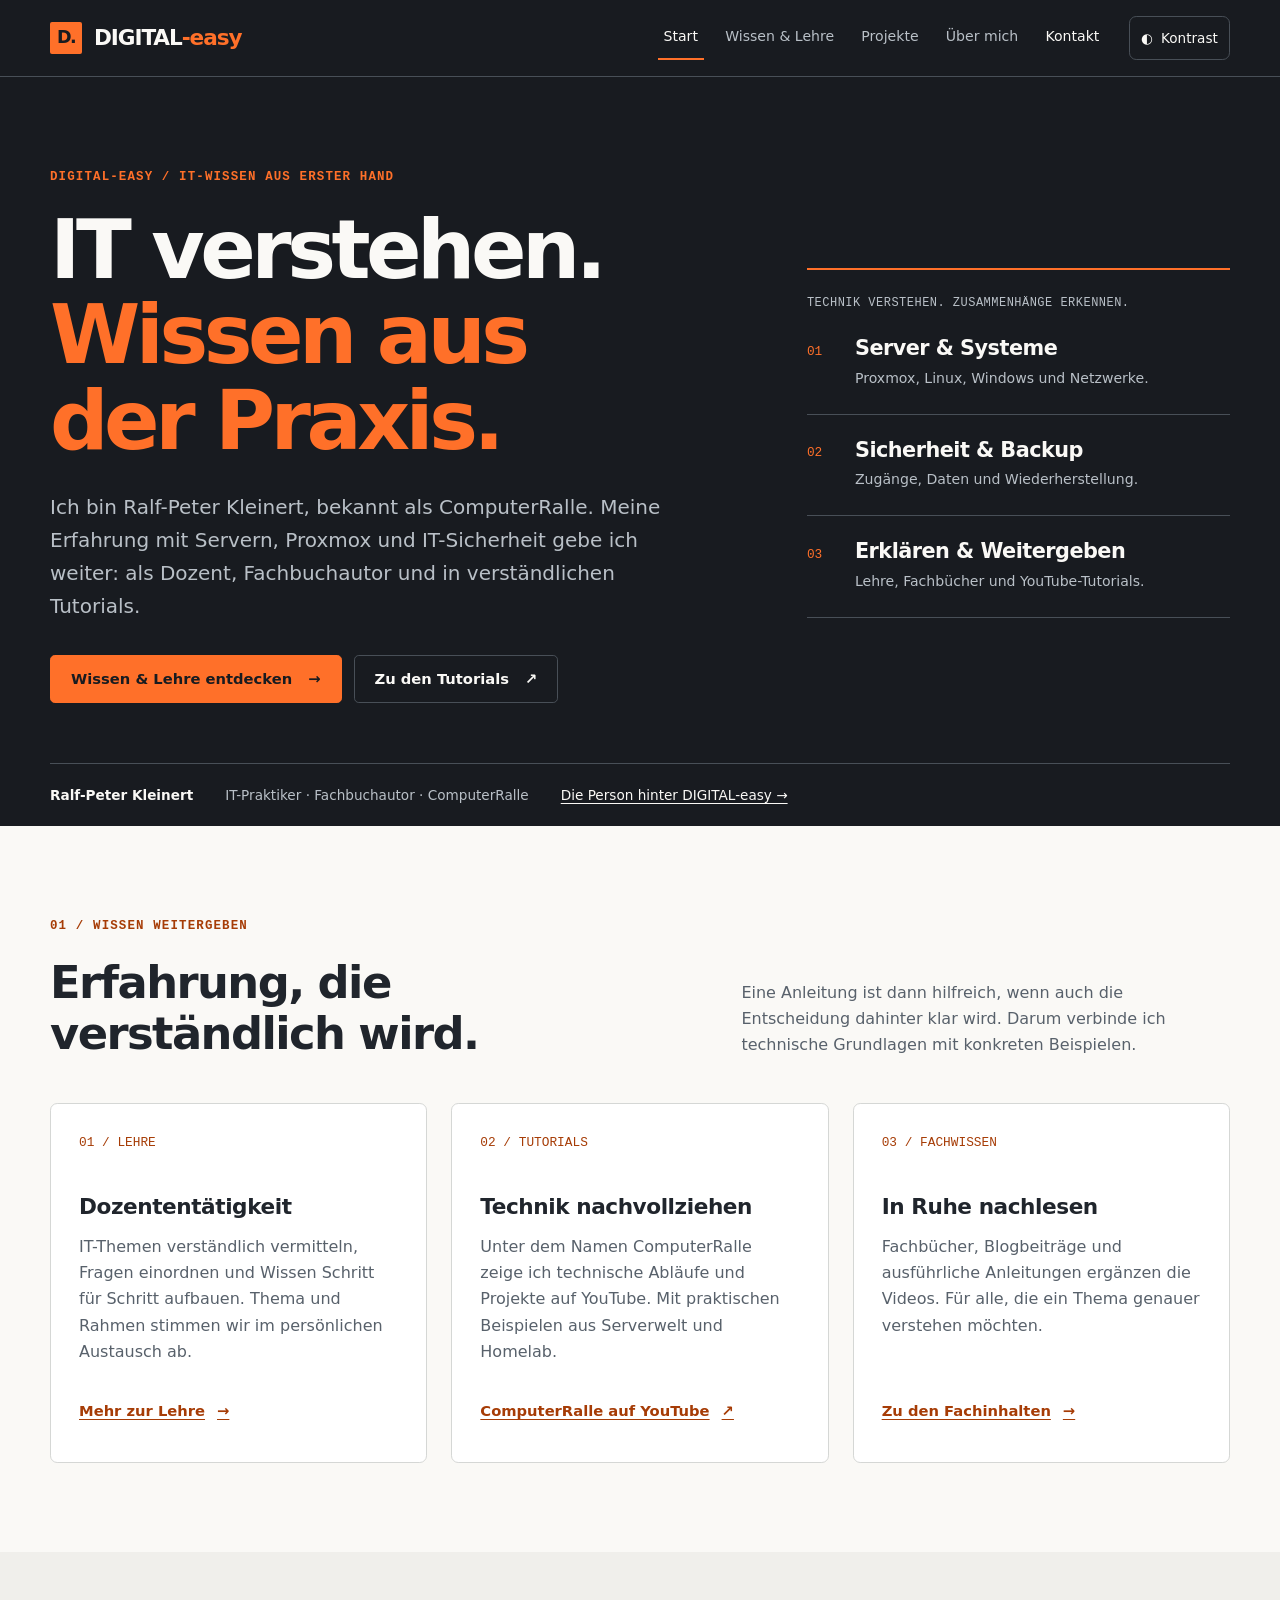
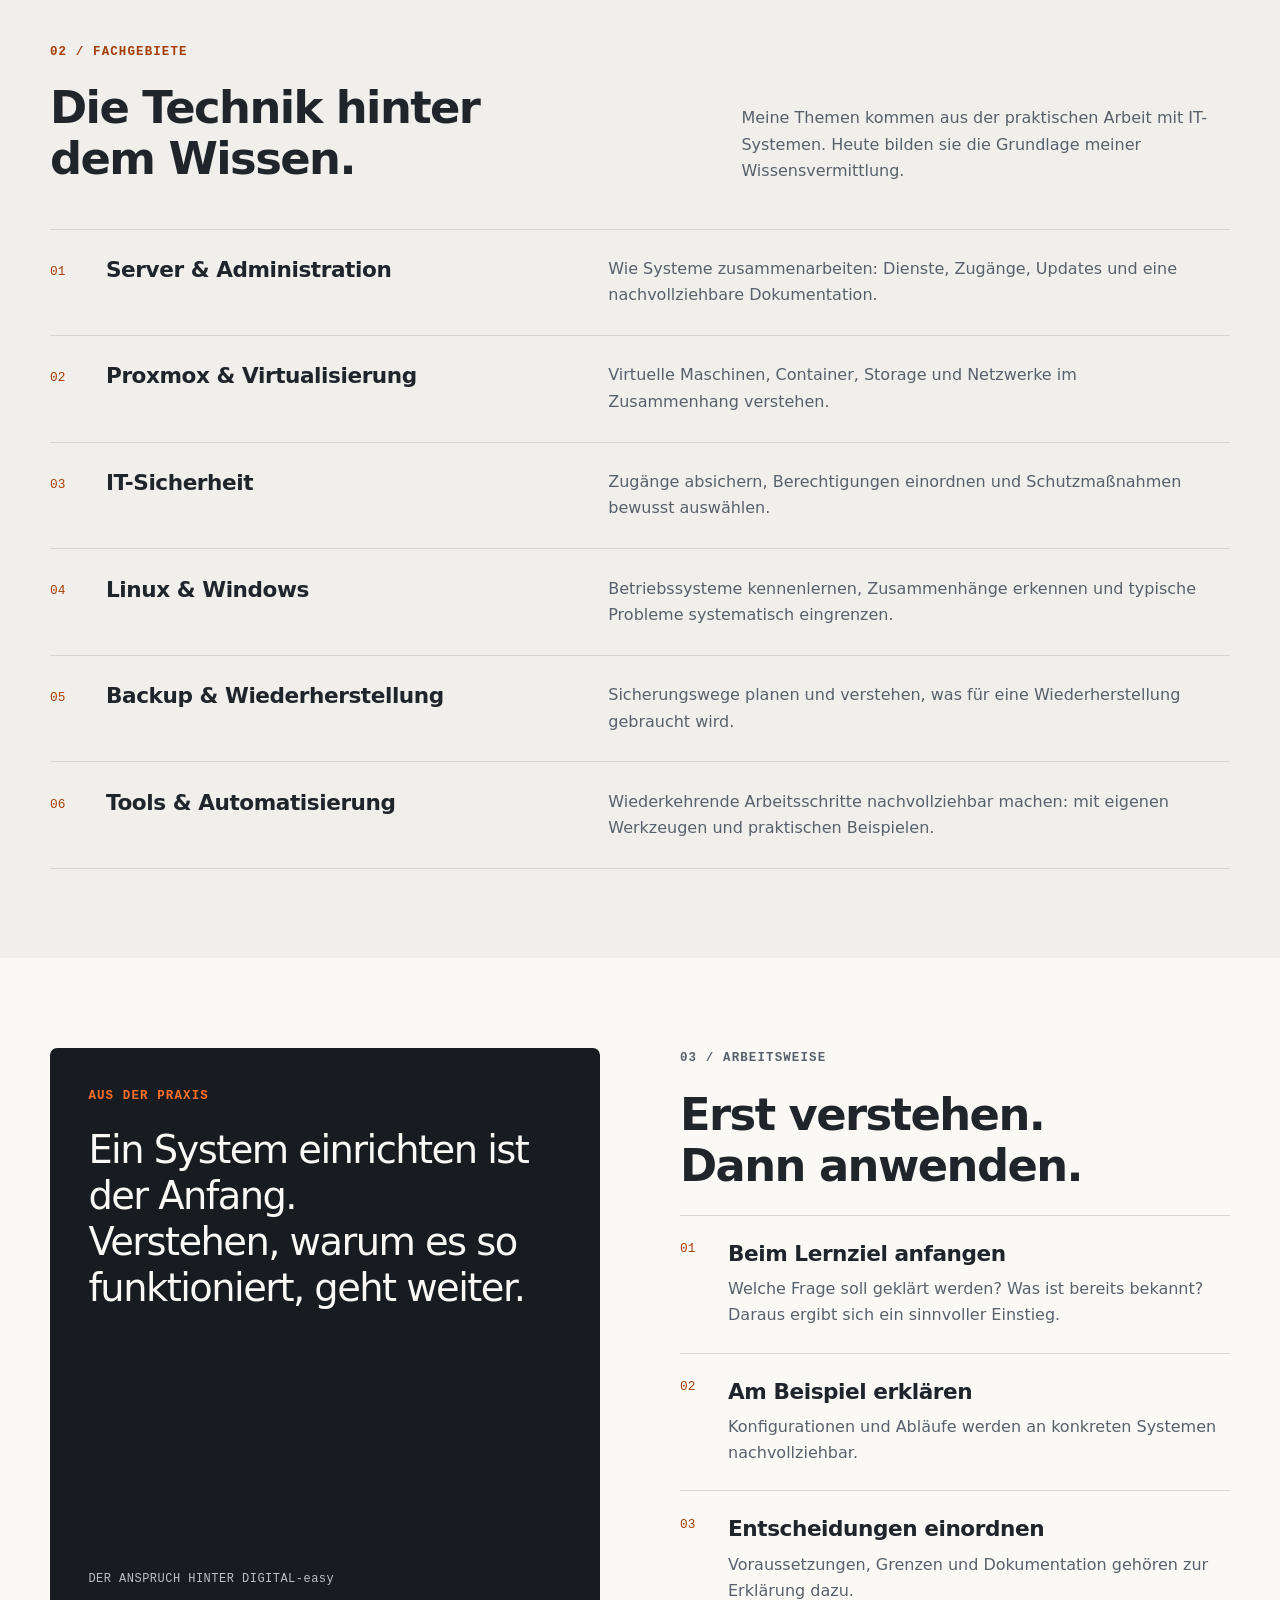
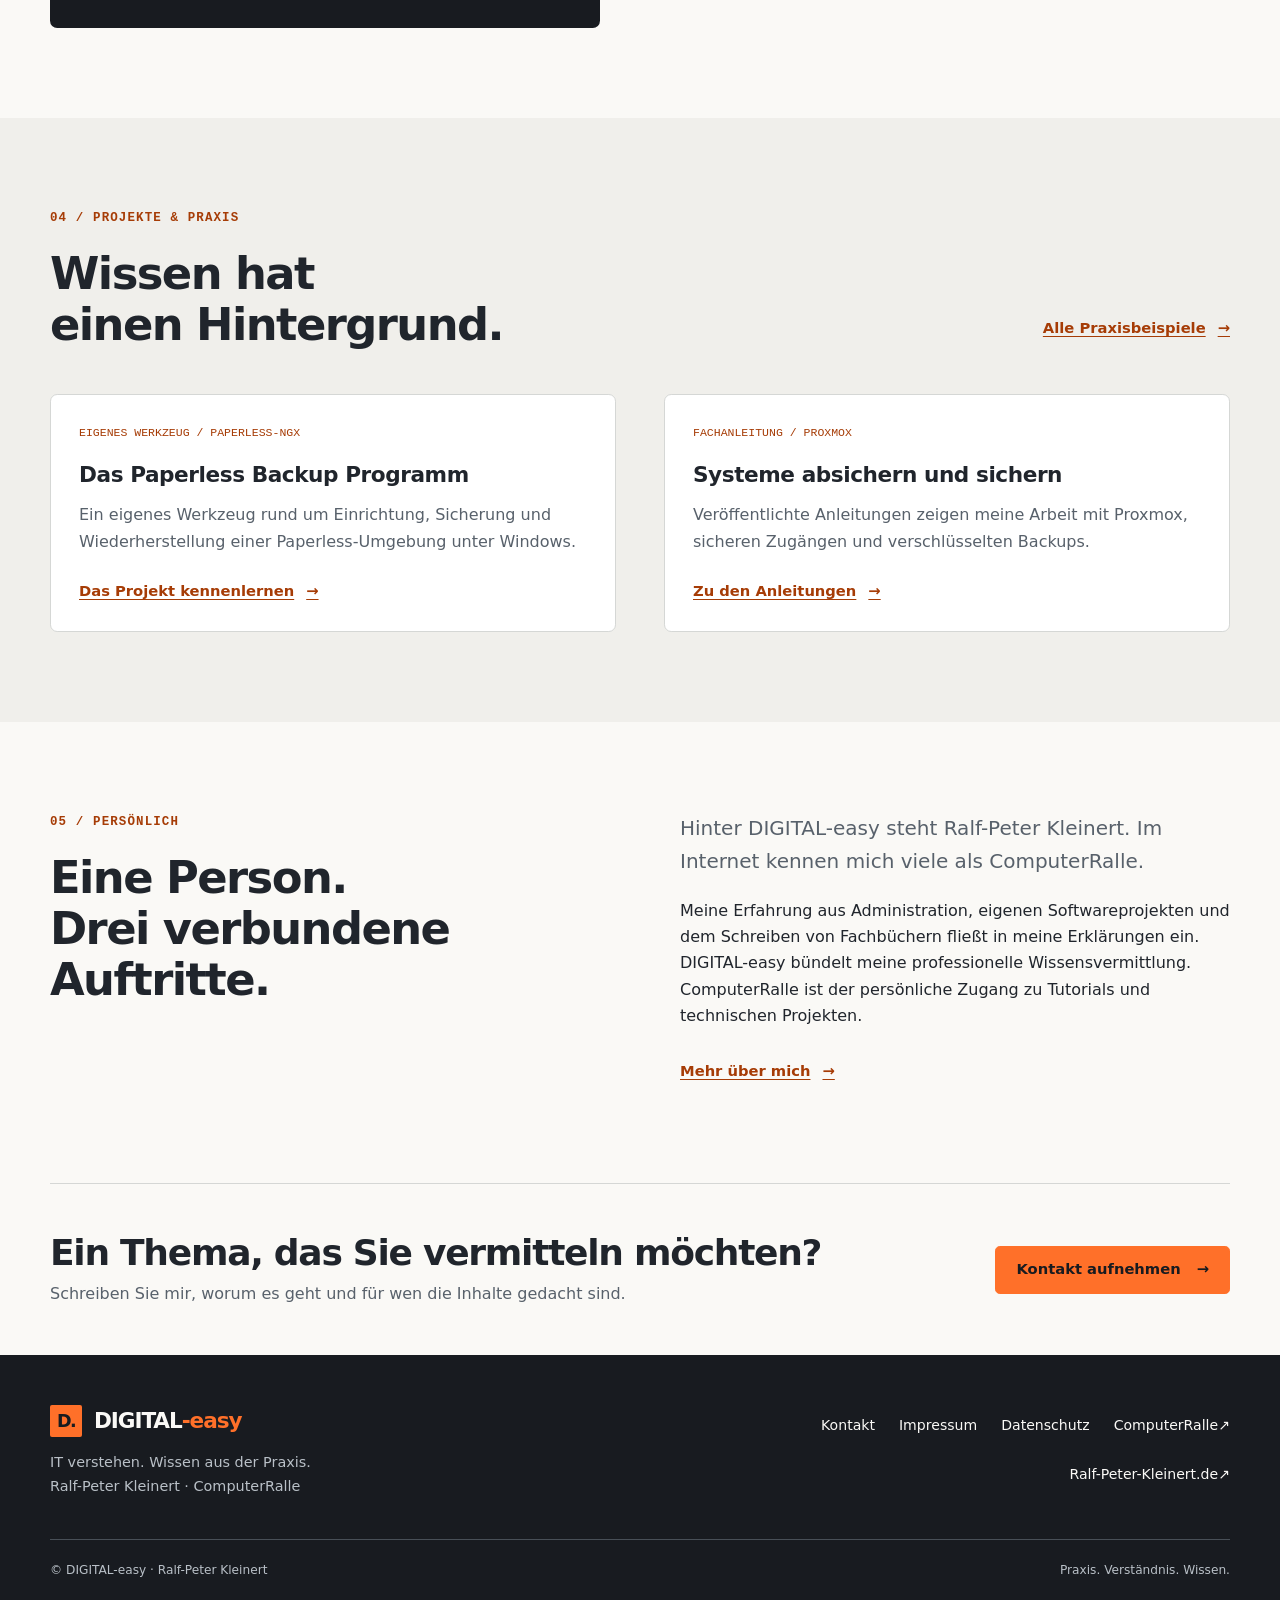
<file: index.html>
<!doctype html>
<html lang="de">
<head>
  <meta charset="utf-8">
  <meta name="google-site-verification" content="IUz-fwp2qk1AJSrplQKDEGh-q1tCfbsbX1y_c9RBpig" />
  <meta name="viewport" content="width=device-width, initial-scale=1">
  <title>DIGITAL-easy – IT verstehen. Wissen aus der Praxis.</title>
  <meta name="description" content="IT-Wissen von Ralf-Peter Kleinert, ComputerRalle: Dozententätigkeit, Tutorials und Fachwissen zu Proxmox, Servern, IT-Sicherheit und Backup.">
  <meta name="robots" content="index, follow">
  <meta name="referrer" content="no-referrer">
  <meta name="theme-color" content="#181b20">
  <link rel="canonical" href="https://digital-easy.de/">
  <link rel="icon" href="assets/img/favicon.svg" type="image/svg+xml">
  <link rel="stylesheet" href="assets/css/style.css">
  <script src="assets/js/main.js" defer></script>
  <meta property="og:locale" content="de_DE">
  <meta property="og:type" content="website">
  <meta property="og:site_name" content="DIGITAL-easy">
  <meta property="og:title" content="DIGITAL-easy – IT verstehen. Wissen aus der Praxis.">
  <meta property="og:description" content="IT-Wissen von Ralf-Peter Kleinert, ComputerRalle: Dozententätigkeit, Tutorials und Fachwissen zu Proxmox, Servern, IT-Sicherheit und Backup.">
  <meta property="og:url" content="https://digital-easy.de/">
  <meta property="og:image" content="https://digital-easy.de/assets/img/social-preview.png">
  <meta property="og:image:width" content="1200">
  <meta property="og:image:height" content="630">
  <meta property="og:image:alt" content="DIGITAL-easy. IT verstehen. Wissen aus der Praxis. Ralf-Peter Kleinert, ComputerRalle.">
  <meta name="twitter:card" content="summary_large_image">
  <script type="application/ld+json">{"@context":"https://schema.org","@graph":[{"@type":"Person","@id":"https://digital-easy.de/#ralf-peter-kleinert","name":"Ralf-Peter Kleinert","alternateName":"ComputerRalle","url":"https://ralf-peter-kleinert.de/","sameAs":["https://computerralle.de/","https://www.youtube.com/@ComputerRalle"],"brand":{"@id":"https://digital-easy.de/#marke"}},{"@type":"Brand","@id":"https://digital-easy.de/#marke","name":"DIGITAL-easy","url":"https://digital-easy.de/"},{"@type":"WebSite","@id":"https://digital-easy.de/#website","url":"https://digital-easy.de/","name":"DIGITAL-easy","inLanguage":"de-DE","publisher":{"@id":"https://digital-easy.de/#ralf-peter-kleinert"},"about":{"@id":"https://digital-easy.de/#marke"}},{"@type":"WebPage","@id":"https://digital-easy.de/#webpage","url":"https://digital-easy.de/","name":"DIGITAL-easy – IT verstehen. Wissen aus der Praxis.","description":"IT-Wissen von Ralf-Peter Kleinert, ComputerRalle: Dozententätigkeit, Tutorials und Fachwissen zu Proxmox, Servern, IT-Sicherheit und Backup.","inLanguage":"de-DE","isPartOf":{"@id":"https://digital-easy.de/#website"},"about":[{"@id":"https://digital-easy.de/#ralf-peter-kleinert"},{"@id":"https://digital-easy.de/#marke"}]}]}</script>
</head>
<body>
<a class="skip-link" href="#inhalt">Zum Inhalt</a>
<header class="site-header"><div class="container header-inner">
  <a class="brand" href="./" aria-label="DIGITAL-easy – Startseite"><span class="brand-mark" aria-hidden="true">D.</span><span class="brand-word">DIGITAL<span>-easy</span></span></a>
  <div class="header-actions">
    <button class="contrast-toggle" type="button" aria-pressed="false" aria-label="Hohen Kontrast einschalten" hidden><span aria-hidden="true">◐</span><span class="contrast-label">Kontrast</span></button>
    <button class="menu-toggle" type="button" aria-expanded="false" aria-controls="main-navigation" aria-label="Menü öffnen" hidden><span class="menu-lines" aria-hidden="true"></span> Menü</button>
  </div>
  <nav class="main-nav" id="main-navigation" aria-label="Hauptnavigation"><a href="./" aria-current="page">Start</a><a href="leistungen.html">Wissen &amp; Lehre</a><a href="projekte.html">Projekte</a><a href="ueber-mich.html">Über mich</a><a href="kontakt.html" class="nav-contact">Kontakt</a></nav>
</div></header>
<main id="inhalt" tabindex="-1">
<section class="hero"><div class="container">
  <div class="hero-grid"><div>
    <p class="eyebrow">DIGITAL-easy / IT-Wissen aus erster Hand</p>
    <h1>IT verstehen.<br><span>Wissen aus<br>der Praxis.</span></h1>
    <p class="lead">Ich bin Ralf-Peter Kleinert, bekannt als ComputerRalle. Meine Erfahrung mit Servern, Proxmox und IT-Sicherheit gebe ich weiter: als Dozent, Fachbuchautor und in verständlichen Tutorials.</p>
    <div class="actions"><a class="button" href="leistungen.html">Wissen &amp; Lehre entdecken <span aria-hidden="true">→</span></a><a class="button button-secondary" href="https://www.youtube.com/@ComputerRalle">Zu den Tutorials <span aria-hidden="true">↗</span></a></div>
  </div><aside class="hero-aside" aria-label="Fachliche Schwerpunkte">
    <p class="caption">TECHNIK VERSTEHEN. ZUSAMMENHÄNGE ERKENNEN.</p>
    <div class="hero-topic"><span class="number" aria-hidden="true">01</span><div><h2>Server &amp; Systeme</h2><p>Proxmox, Linux, Windows und Netzwerke.</p></div></div>
    <div class="hero-topic"><span class="number" aria-hidden="true">02</span><div><h2>Sicherheit &amp; Backup</h2><p>Zugänge, Daten und Wiederherstellung.</p></div></div>
    <div class="hero-topic"><span class="number" aria-hidden="true">03</span><div><h2>Erklären &amp; Weitergeben</h2><p>Lehre, Fachbücher und YouTube-Tutorials.</p></div></div>
  </aside></div>
  <div class="hero-byline"><strong>Ralf-Peter Kleinert</strong><span>IT-Praktiker · Fachbuchautor · ComputerRalle</span><a href="ueber-mich.html">Die Person hinter DIGITAL-easy →</a></div>
</div></section>
<section class="section"><div class="container">
  <div class="section-heading"><div><p class="eyebrow">01 / Wissen weitergeben</p><h2>Erfahrung, die<br>verständlich wird.</h2></div><p>Eine Anleitung ist dann hilfreich, wenn auch die Entscheidung dahinter klar wird. Darum verbinde ich technische Grundlagen mit konkreten Beispielen.</p></div>
  <div class="three-column">
    <article class="format-card"><span class="number" aria-hidden="true">01 / LEHRE</span><h3>Dozententätigkeit</h3><p>IT-Themen verständlich vermitteln, Fragen einordnen und Wissen Schritt für Schritt aufbauen. Thema und Rahmen stimmen wir im persönlichen Austausch ab.</p><a class="text-link" href="leistungen.html#dozent">Mehr zur Lehre <span aria-hidden="true">→</span></a></article>
    <article class="format-card"><span class="number" aria-hidden="true">02 / TUTORIALS</span><h3>Technik nachvollziehen</h3><p>Unter dem Namen ComputerRalle zeige ich technische Abläufe und Projekte auf YouTube. Mit praktischen Beispielen aus Serverwelt und Homelab.</p><a class="text-link" href="https://www.youtube.com/@ComputerRalle">ComputerRalle auf YouTube <span aria-hidden="true">↗</span></a></article>
    <article class="format-card"><span class="number" aria-hidden="true">03 / FACHWISSEN</span><h3>In Ruhe nachlesen</h3><p>Fachbücher, Blogbeiträge und ausführliche Anleitungen ergänzen die Videos. Für alle, die ein Thema genauer verstehen möchten.</p><a class="text-link" href="leistungen.html#fachwissen">Zu den Fachinhalten <span aria-hidden="true">→</span></a></article>
  </div>
</div></section>
<section class="section section-soft"><div class="container"><div class="section-heading"><div><p class="eyebrow">02 / Fachgebiete</p><h2>Die Technik hinter<br>dem Wissen.</h2></div><p>Meine Themen kommen aus der praktischen Arbeit mit IT-Systemen. Heute bilden sie die Grundlage meiner Wissensvermittlung.</p></div><div class="topic-list"><article class="topic-row"><span class="number" aria-hidden="true">01</span><h3>Server &amp; Administration</h3><p>Wie Systeme zusammenarbeiten: Dienste, Zugänge, Updates und eine nachvollziehbare Dokumentation.</p></article><article class="topic-row"><span class="number" aria-hidden="true">02</span><h3>Proxmox &amp; Virtualisierung</h3><p>Virtuelle Maschinen, Container, Storage und Netzwerke im Zusammenhang verstehen.</p></article><article class="topic-row"><span class="number" aria-hidden="true">03</span><h3>IT-Sicherheit</h3><p>Zugänge absichern, Berechtigungen einordnen und Schutzmaßnahmen bewusst auswählen.</p></article><article class="topic-row"><span class="number" aria-hidden="true">04</span><h3>Linux &amp; Windows</h3><p>Betriebssysteme kennenlernen, Zusammenhänge erkennen und typische Probleme systematisch eingrenzen.</p></article><article class="topic-row"><span class="number" aria-hidden="true">05</span><h3>Backup &amp; Wiederherstellung</h3><p>Sicherungswege planen und verstehen, was für eine Wiederherstellung gebraucht wird.</p></article><article class="topic-row"><span class="number" aria-hidden="true">06</span><h3>Tools &amp; Automatisierung</h3><p>Wiederkehrende Arbeitsschritte nachvollziehbar machen: mit eigenen Werkzeugen und praktischen Beispielen.</p></article></div>
</div></section>
<section class="section"><div class="container profile-block">
  <div class="profile-statement"><div><p class="eyebrow">Aus der Praxis</p><p class="statement">Ein System einrichten ist der Anfang.<br>Verstehen, warum es so funktioniert, geht weiter.</p></div><p class="caption">DER ANSPRUCH HINTER DIGITAL-easy</p></div>
  <div class="profile-copy"><p class="eyebrow">03 / Arbeitsweise</p><h2>Erst verstehen.<br>Dann anwenden.</h2><ol class="steps"><li><h3>Beim Lernziel anfangen</h3><p>Welche Frage soll geklärt werden? Was ist bereits bekannt? Daraus ergibt sich ein sinnvoller Einstieg.</p></li><li><h3>Am Beispiel erklären</h3><p>Konfigurationen und Abläufe werden an konkreten Systemen nachvollziehbar.</p></li><li><h3>Entscheidungen einordnen</h3><p>Voraussetzungen, Grenzen und Dokumentation gehören zur Erklärung dazu.</p></li></ol></div>
</div></section>
<section class="section section-soft"><div class="container"><div class="section-heading"><div><p class="eyebrow">04 / Projekte &amp; Praxis</p><h2>Wissen hat<br>einen Hintergrund.</h2></div><a class="text-link" href="projekte.html">Alle Praxisbeispiele <span aria-hidden="true">→</span></a></div>
  <div class="two-column"><article class="project-card"><p class="tag">EIGENES WERKZEUG / PAPERLESS-NGX</p><h3>Das Paperless Backup Programm</h3><p>Ein eigenes Werkzeug rund um Einrichtung, Sicherung und Wiederherstellung einer Paperless-Umgebung unter Windows.</p><a class="text-link" href="projekte.html#paperless">Das Projekt kennenlernen <span aria-hidden="true">→</span></a></article><article class="project-card"><p class="tag">FACHANLEITUNG / PROXMOX</p><h3>Systeme absichern und sichern</h3><p>Veröffentlichte Anleitungen zeigen meine Arbeit mit Proxmox, sicheren Zugängen und verschlüsselten Backups.</p><a class="text-link" href="projekte.html#proxmox">Zu den Anleitungen <span aria-hidden="true">→</span></a></article></div>
</div></section>
<section class="section"><div class="container profile-block"><div><p class="eyebrow">05 / Persönlich</p><h2>Eine Person.<br>Drei verbundene<br>Auftritte.</h2></div><div class="stack"><p class="lead">Hinter DIGITAL-easy steht Ralf-Peter Kleinert. Im Internet kennen mich viele als ComputerRalle.</p><p>Meine Erfahrung aus Administration, eigenen Softwareprojekten und dem Schreiben von Fachbüchern fließt in meine Erklärungen ein. DIGITAL-easy bündelt meine professionelle Wissensvermittlung. ComputerRalle ist der persönliche Zugang zu Tutorials und technischen Projekten.</p><a class="text-link" href="ueber-mich.html">Mehr über mich <span aria-hidden="true">→</span></a></div></div></section><div class="container cta-band"><div><h2>Ein Thema, das Sie vermitteln möchten?</h2><p>Schreiben Sie mir, worum es geht und für wen die Inhalte gedacht sind.</p></div><a class="button" href="kontakt.html">Kontakt aufnehmen <span aria-hidden="true">→</span></a></div>
</main>
<footer class="site-footer"><div class="container">
  <div class="footer-top"><div><a class="brand" href="./" aria-label="DIGITAL-easy – Startseite"><span class="brand-mark" aria-hidden="true">D.</span><span class="brand-word">DIGITAL<span>-easy</span></span></a><p>IT verstehen. Wissen aus der Praxis.<br>Ralf-Peter Kleinert · ComputerRalle</p></div>
    <nav class="footer-nav" aria-label="Weitere Seiten und rechtliche Informationen">
      <a href="kontakt.html">Kontakt</a><a href="impressum.html">Impressum</a><a href="datenschutz.html">Datenschutz</a>
      <a href="https://computerralle.de/">ComputerRalle <span aria-hidden="true">↗</span></a><a href="https://ralf-peter-kleinert.de/">Ralf-Peter-Kleinert.de <span aria-hidden="true">↗</span></a>
    </nav>
  </div>
  <div class="footer-bottom"><span>© DIGITAL-easy · Ralf-Peter Kleinert</span><span>Praxis. Verständnis. Wissen.</span></div>
</div></footer>
</body>
</html>
</file>
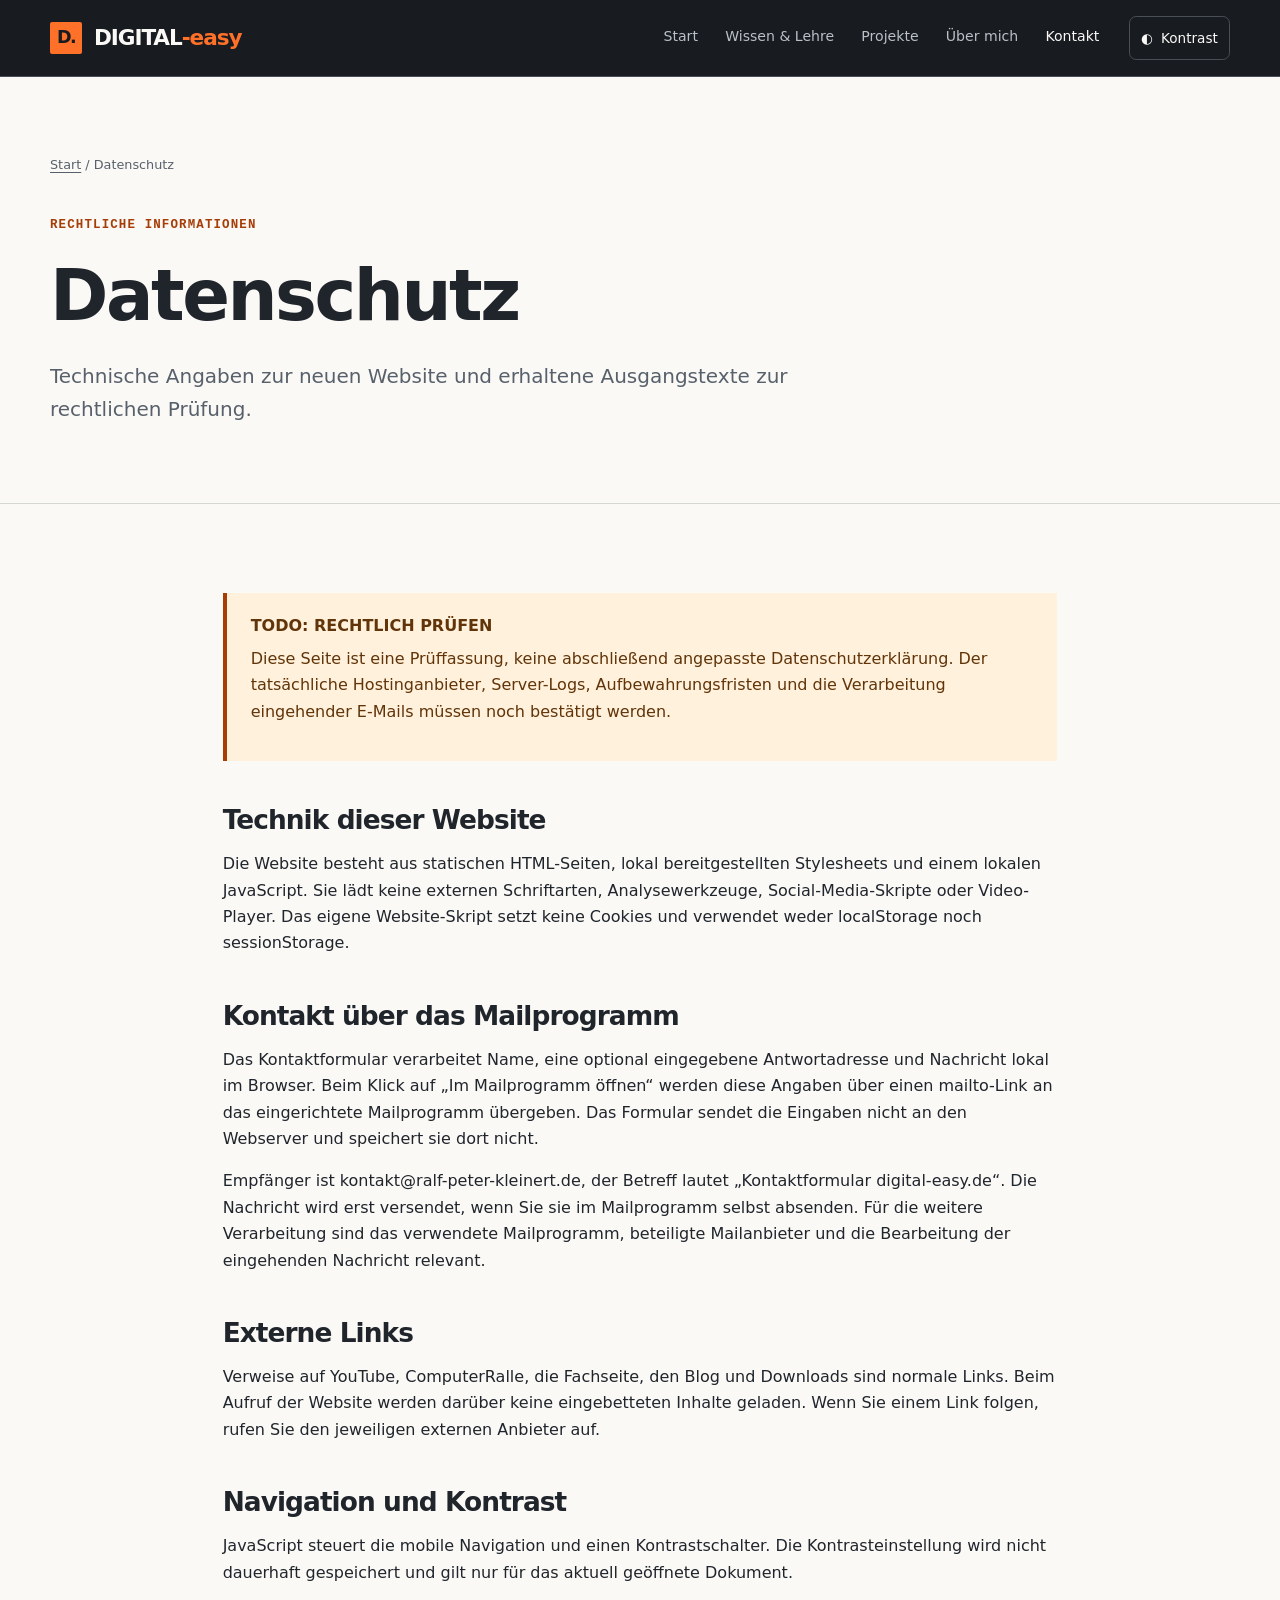
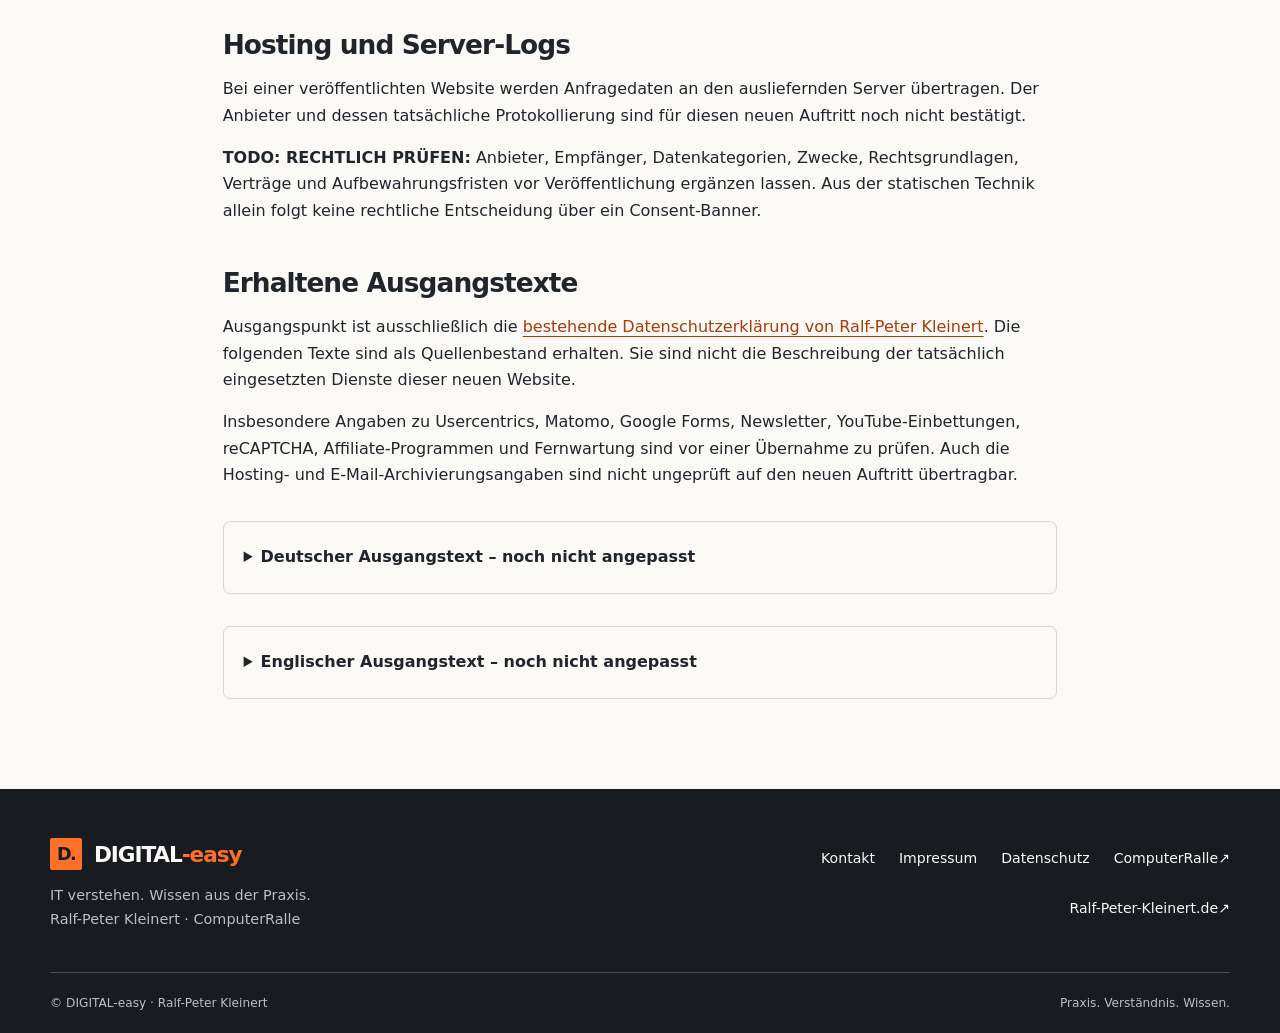
<file: datenschutz.html>
<!doctype html>
<html lang="de">
<head>
  <meta charset="utf-8">
  
  <meta name="viewport" content="width=device-width, initial-scale=1">
  <title>Datenschutz · DIGITAL-easy</title>
  <meta name="description" content="Technische Datenschutzhinweise zur statischen DIGITAL-easy-Website und zum Mailclient-Kontaktformular. Rechtliche Prüffassung.">
  <meta name="robots" content="noindex, follow">
  <meta name="referrer" content="no-referrer">
  <meta name="theme-color" content="#181b20">
  <link rel="canonical" href="https://digital-easy.de/datenschutz.html">
  <link rel="icon" href="assets/img/favicon.svg" type="image/svg+xml">
  <link rel="stylesheet" href="assets/css/style.css">
  <script src="assets/js/main.js" defer></script>
  <meta property="og:locale" content="de_DE">
  <meta property="og:type" content="website">
  <meta property="og:site_name" content="DIGITAL-easy">
  <meta property="og:title" content="Datenschutz · DIGITAL-easy">
  <meta property="og:description" content="Technische Datenschutzhinweise zur statischen DIGITAL-easy-Website und zum Mailclient-Kontaktformular. Rechtliche Prüffassung.">
  <meta property="og:url" content="https://digital-easy.de/datenschutz.html">
  <meta property="og:image" content="https://digital-easy.de/assets/img/social-preview.png">
  <meta property="og:image:width" content="1200">
  <meta property="og:image:height" content="630">
  <meta property="og:image:alt" content="DIGITAL-easy. IT verstehen. Wissen aus der Praxis. Ralf-Peter Kleinert, ComputerRalle.">
  <meta name="twitter:card" content="summary_large_image">
  <script type="application/ld+json">{"@context":"https://schema.org","@graph":[{"@type":"Person","@id":"https://digital-easy.de/#ralf-peter-kleinert","name":"Ralf-Peter Kleinert","alternateName":"ComputerRalle","url":"https://ralf-peter-kleinert.de/","sameAs":["https://computerralle.de/","https://www.youtube.com/@ComputerRalle"],"brand":{"@id":"https://digital-easy.de/#marke"}},{"@type":"Brand","@id":"https://digital-easy.de/#marke","name":"DIGITAL-easy","url":"https://digital-easy.de/"},{"@type":"WebSite","@id":"https://digital-easy.de/#website","url":"https://digital-easy.de/","name":"DIGITAL-easy","inLanguage":"de-DE","publisher":{"@id":"https://digital-easy.de/#ralf-peter-kleinert"},"about":{"@id":"https://digital-easy.de/#marke"}},{"@type":"WebPage","@id":"https://digital-easy.de/datenschutz.html#webpage","url":"https://digital-easy.de/datenschutz.html","name":"Datenschutz · DIGITAL-easy","description":"Technische Datenschutzhinweise zur statischen DIGITAL-easy-Website und zum Mailclient-Kontaktformular. Rechtliche Prüffassung.","inLanguage":"de-DE","isPartOf":{"@id":"https://digital-easy.de/#website"},"about":[{"@id":"https://digital-easy.de/#ralf-peter-kleinert"},{"@id":"https://digital-easy.de/#marke"}]}]}</script>
</head>
<body>
<a class="skip-link" href="#inhalt">Zum Inhalt</a>
<header class="site-header"><div class="container header-inner">
  <a class="brand" href="./" aria-label="DIGITAL-easy – Startseite"><span class="brand-mark" aria-hidden="true">D.</span><span class="brand-word">DIGITAL<span>-easy</span></span></a>
  <div class="header-actions">
    <button class="contrast-toggle" type="button" aria-pressed="false" aria-label="Hohen Kontrast einschalten" hidden><span aria-hidden="true">◐</span><span class="contrast-label">Kontrast</span></button>
    <button class="menu-toggle" type="button" aria-expanded="false" aria-controls="main-navigation" aria-label="Menü öffnen" hidden><span class="menu-lines" aria-hidden="true"></span> Menü</button>
  </div>
  <nav class="main-nav" id="main-navigation" aria-label="Hauptnavigation"><a href="./">Start</a><a href="leistungen.html">Wissen &amp; Lehre</a><a href="projekte.html">Projekte</a><a href="ueber-mich.html">Über mich</a><a href="kontakt.html" class="nav-contact">Kontakt</a></nav>
</div></header>
<main id="inhalt" tabindex="-1">
<section class="page-hero"><div class="container"><p class="breadcrumb"><a href="./">Start</a> / Datenschutz</p>
<p class="eyebrow">Rechtliche Informationen</p><h1>Datenschutz</h1><p class="lead">Technische Angaben zur neuen Website und erhaltene Ausgangstexte zur rechtlichen Prüfung.</p></div></section>
<section class="section"><div class="container legal-content">
<aside class="review-note"><strong>TODO: RECHTLICH PRÜFEN</strong><p>Diese Seite ist eine Prüffassung, keine abschließend angepasste Datenschutzerklärung. Der tatsächliche Hostinganbieter, Server-Logs, Aufbewahrungsfristen und die Verarbeitung eingehender E-Mails müssen noch bestätigt werden.</p></aside>
<h2>Technik dieser Website</h2><p>Die Website besteht aus statischen HTML-Seiten, lokal bereitgestellten Stylesheets und einem lokalen JavaScript. Sie lädt keine externen Schriftarten, Analysewerkzeuge, Social-Media-Skripte oder Video-Player. Das eigene Website-Skript setzt keine Cookies und verwendet weder localStorage noch sessionStorage.</p>
<h2>Kontakt über das Mailprogramm</h2><p>Das Kontaktformular verarbeitet Name, eine optional eingegebene Antwortadresse und Nachricht lokal im Browser. Beim Klick auf „Im Mailprogramm öffnen“ werden diese Angaben über einen mailto-Link an das eingerichtete Mailprogramm übergeben. Das Formular sendet die Eingaben nicht an den Webserver und speichert sie dort nicht.</p><p>Empfänger ist kontakt@ralf-peter-kleinert.de, der Betreff lautet „Kontaktformular digital-easy.de“. Die Nachricht wird erst versendet, wenn Sie sie im Mailprogramm selbst absenden. Für die weitere Verarbeitung sind das verwendete Mailprogramm, beteiligte Mailanbieter und die Bearbeitung der eingehenden Nachricht relevant.</p>
<h2>Externe Links</h2><p>Verweise auf YouTube, ComputerRalle, die Fachseite, den Blog und Downloads sind normale Links. Beim Aufruf der Website werden darüber keine eingebetteten Inhalte geladen. Wenn Sie einem Link folgen, rufen Sie den jeweiligen externen Anbieter auf.</p>
<h2>Navigation und Kontrast</h2><p>JavaScript steuert die mobile Navigation und einen Kontrastschalter. Die Kontrasteinstellung wird nicht dauerhaft gespeichert und gilt nur für das aktuell geöffnete Dokument.</p>
<h2>Hosting und Server-Logs</h2><p>Bei einer veröffentlichten Website werden Anfragedaten an den ausliefernden Server übertragen. Der Anbieter und dessen tatsächliche Protokollierung sind für diesen neuen Auftritt noch nicht bestätigt.</p><p><strong>TODO: RECHTLICH PRÜFEN:</strong> Anbieter, Empfänger, Datenkategorien, Zwecke, Rechtsgrundlagen, Verträge und Aufbewahrungsfristen vor Veröffentlichung ergänzen lassen. Aus der statischen Technik allein folgt keine rechtliche Entscheidung über ein Consent-Banner.</p>
<h2>Erhaltene Ausgangstexte</h2><p>Ausgangspunkt ist ausschließlich die <a href="https://ralf-peter-kleinert.de/datenschutzerklaerung.html">bestehende Datenschutzerklärung von Ralf-Peter Kleinert</a>. Die folgenden Texte sind als Quellenbestand erhalten. Sie sind nicht die Beschreibung der tatsächlich eingesetzten Dienste dieser neuen Website.</p><p>Insbesondere Angaben zu Usercentrics, Matomo, Google Forms, Newsletter, YouTube-Einbettungen, reCAPTCHA, Affiliate-Programmen und Fernwartung sind vor einer Übernahme zu prüfen. Auch die Hosting- und E-Mail-Archivierungsangaben sind nicht ungeprüft auf den neuen Auftritt übertragbar.</p>
<details class="source-archive"><summary>Deutscher Ausgangstext – noch nicht angepasst</summary><p><strong>Quellenbestand zur Prüfung, keine freigegebene Fassung für DIGITAL-easy.</strong></p><h2>Datenschutz­erklärung</h2>
              <h2>1. Datenschutz auf einen Blick</h2>
              <h3>Allgemeine Hinweise</h3>
              <p>Die folgenden Hinweise geben einen einfachen Überblick darüber, was mit Ihren personenbezogenen Daten passiert, wenn Sie diese Website besuchen. Personenbezogene Daten sind alle Daten, mit denen Sie persönlich identifiziert werden können. Ausführliche Informationen zum Thema Datenschutz entnehmen Sie unserer unter diesem Text aufgeführten Datenschutzerklärung.</p>
              <h3>Datenerfassung auf dieser Website</h3>
              <h4>Wer ist verantwortlich für die Datenerfassung auf dieser Website?</h4>
              <p>Die Datenverarbeitung auf dieser Website erfolgt durch den Websitebetreiber. Dessen Kontaktdaten können Sie dem Abschnitt „Hinweis zur Verantwortlichen Stelle“ in dieser Datenschutzerklärung entnehmen.</p>
              <h4>Wie erfassen wir Ihre Daten?</h4>
              <p>Ihre Daten werden zum einen dadurch erhoben, dass Sie uns diese mitteilen. Hierbei kann es sich z. B. um Daten handeln, die Sie in ein Kontaktformular eingeben.</p>
              <p>Andere Daten werden automatisch oder nach Ihrer Einwilligung beim Besuch der Website durch unsere IT-Systeme erfasst. Das sind vor allem technische Daten (z. B. Internetbrowser, Betriebssystem oder Uhrzeit des Seitenaufrufs). Die Erfassung dieser Daten erfolgt automatisch, sobald Sie diese Website betreten.</p>
              <h4>Wofür nutzen wir Ihre Daten?</h4>
              <p>Ein Teil der Daten wird erhoben, um eine fehlerfreie Bereitstellung der Website zu gewährleisten. Andere Daten können zur Analyse Ihres Nutzerverhaltens verwendet werden. Sofern über die Website Verträge geschlossen oder angebahnt werden können, werden die übermittelten Daten auch für Vertragsangebote, Bestellungen oder sonstige Auftragsanfragen verarbeitet.</p>
              <h4>Welche Rechte haben Sie bezüglich Ihrer Daten?</h4>
              <p>Sie haben jederzeit das Recht, unentgeltlich Auskunft über Herkunft, Empfänger und Zweck Ihrer gespeicherten personenbezogenen Daten zu erhalten. Sie haben außerdem ein Recht, die Berichtigung oder Löschung dieser Daten zu verlangen. Wenn Sie eine Einwilligung zur Datenverarbeitung erteilt haben, können Sie diese Einwilligung jederzeit für die Zukunft widerrufen. Außerdem haben Sie das Recht, unter bestimmten Umständen die Einschränkung der Verarbeitung Ihrer personenbezogenen Daten zu verlangen. Des Weiteren steht Ihnen ein Beschwerderecht bei der zuständigen Aufsichtsbehörde zu.</p>
              <p>Hierzu sowie zu weiteren Fragen zum Thema Datenschutz können Sie sich jederzeit an uns wenden.</p>
              <h3>Analyse-Tools und Tools von Dritt­anbietern</h3>
              <p>Beim Besuch dieser Website kann Ihr Surf-Verhalten statistisch ausgewertet werden. Das geschieht vor allem mit sogenannten Analyseprogrammen.</p>
              <p>Detaillierte Informationen zu diesen Analyseprogrammen finden Sie in der folgenden Datenschutzerklärung.</p>
              <h2>2. Hosting und Content Delivery Networks (CDN)</h2>
              <p>Wir hosten die Inhalte unserer Website bei folgendem Anbieter:</p>
              <h3>Externes Hosting</h3>
              <p>Diese Website wird extern gehostet. Die personenbezogenen Daten, die auf dieser Website erfasst werden, werden auf den Servern des Hosters / der Hoster gespeichert. Hierbei kann es sich v. a. um IP-Adressen, Kontaktanfragen, Meta- und Kommunikationsdaten, Vertragsdaten, Kontaktdaten, Namen, Websitezugriffe und sonstige Daten, die über eine Website generiert werden, handeln.</p>
              <p>Das externe Hosting erfolgt zum Zwecke der Vertragserfüllung gegenüber unseren potenziellen und bestehenden Kunden (Art. 6 Abs. 1 lit. b DSGVO) und im Interesse einer sicheren, schnellen und effizienten Bereitstellung unseres Online-Angebots durch einen professionellen Anbieter (Art. 6 Abs. 1 lit. f DSGVO). Sofern eine entsprechende Einwilligung abgefragt wurde, erfolgt die Verarbeitung ausschließlich auf Grundlage von Art. 6 Abs. 1 lit. a DSGVO und § 25 Abs. 1 TDDDG, soweit die Einwilligung die Speicherung von Cookies oder den Zugriff auf Informationen im Endgerät des Nutzers (z. B. Device-Fingerprinting) im Sinne des TDDDG umfasst. Die Einwilligung ist jederzeit widerrufbar.</p>
              <p>Unser(e) Hoster wird bzw. werden Ihre Daten nur insoweit verarbeiten, wie dies zur Erfüllung seiner Leistungspflichten erforderlich ist und unsere Weisungen in Bezug auf diese Daten befolgen.</p>
              <p>Wir setzen folgende(n) Hoster ein:</p>
              <p>Verantwortlicher gem. Art. 4 Abs. 7 EU-Datenschutz-Grundverordnung (DSGVO):<br> 1blu AG,<br> vertreten durch den Vorstand Herrn Johann Dasch,<br> Riedemannweg 60,<br> D-13627 Berlin,<br>
                <br> E-Mail: info(at)1blu.de<br> Tel.: +49 30 – 20 18 10 00<br>
                <br> Weitere Informationen finden Sie in unserem Impressum https://www.1blu.de/impressum/.
              </p>
              <h4>Auftragsverarbeitung</h4>
              <p>Wir haben einen Vertrag über Auftragsverarbeitung (AVV) zur Nutzung des oben genannten Dienstes geschlossen. Hierbei handelt es sich um einen datenschutzrechtlich vorgeschriebenen Vertrag, der gewährleistet, dass dieser die personenbezogenen Daten unserer Websitebesucher nur nach unseren Weisungen und unter Einhaltung der DSGVO verarbeitet.</p>
              <h2>3. Allgemeine Hinweise und Pflicht­informationen</h2>
              <h3>Datenschutz</h3>
              <p>Die Betreiber dieser Seiten nehmen den Schutz Ihrer persönlichen Daten sehr ernst. Wir behandeln Ihre personenbezogenen Daten vertraulich und entsprechend den gesetzlichen Datenschutzvorschriften sowie dieser Datenschutzerklärung.</p>
              <p>Wenn Sie diese Website benutzen, werden verschiedene personenbezogene Daten erhoben. Personenbezogene Daten sind Daten, mit denen Sie persönlich identifiziert werden können. Die vorliegende Datenschutzerklärung erläutert, welche Daten wir erheben und wofür wir sie nutzen. Sie erläutert auch, wie und zu welchem Zweck das geschieht.</p>
              <p>Wir weisen darauf hin, dass die Datenübertragung im Internet (z. B. bei der Kommunikation per E-Mail) Sicherheitslücken aufweisen kann. Ein lückenloser Schutz der Daten vor dem Zugriff durch Dritte ist nicht möglich.</p>
              <h3>Hinweis zur verantwortlichen Stelle</h3>
              <p>Die verantwortliche Stelle für die Datenverarbeitung auf dieser Website ist:</p>
              <p>Ralf-Peter Kleinert<br> DIGITALeasy - ComputerRalle<br> Schönfließer Straße 78<br> 16548 Glienicke /Nordbahn
              </p>
              <p>Telefon: 0163 220 492 3<br> E-Mail: digitaleasy@ralf-peter-kleinert.de
              </p>
              <p>Verantwortliche Stelle ist die natürliche oder juristische Person, die allein oder gemeinsam mit anderen über die Zwecke und Mittel der Verarbeitung von personenbezogenen Daten (z. B. Namen, E-Mail-Adressen o. Ä.) entscheidet.</p>
              <h3>Speicherdauer</h3>
              <p>Soweit innerhalb dieser Datenschutzerklärung keine speziellere Speicherdauer genannt wurde, verbleiben Ihre personenbezogenen Daten bei uns, bis der Zweck für die Datenverarbeitung entfällt. Wenn Sie ein berechtigtes Löschersuchen geltend machen oder eine Einwilligung zur Datenverarbeitung widerrufen, werden Ihre Daten gelöscht, sofern wir keine anderen rechtlich zulässigen Gründe für die Speicherung Ihrer personenbezogenen Daten haben (z. B. steuer- oder handelsrechtliche Aufbewahrungsfristen); im letztgenannten Fall erfolgt die Löschung nach Fortfall dieser Gründe.</p>
              <h3>Allgemeine Hinweise zu den Rechtsgrundlagen der Datenverarbeitung auf dieser Website</h3>
              <p>Sofern Sie in die Datenverarbeitung eingewilligt haben, verarbeiten wir Ihre personenbezogenen Daten auf Grundlage von Art. 6 Abs. 1 lit. a DSGVO bzw. Art. 9 Abs. 2 lit. a DSGVO, sofern besondere Datenkategorien nach Art. 9 Abs. 1 DSGVO verarbeitet werden. Im Falle einer ausdrücklichen Einwilligung in die Übertragung personenbezogener Daten in Drittstaaten erfolgt die Datenverarbeitung außerdem auf Grundlage von Art. 49 Abs. 1 lit. a DSGVO. Sofern Sie in die Speicherung von Cookies oder in den Zugriff auf Informationen in Ihr Endgerät (z. B. via Device-Fingerprinting) eingewilligt haben, erfolgt die Datenverarbeitung zusätzlich auf Grundlage von § 25 Abs. 1 TDDDG. Die Einwilligung ist jederzeit widerrufbar. Sind Ihre Daten zur Vertragserfüllung oder zur Durchführung vorvertraglicher Maßnahmen erforderlich, verarbeiten wir Ihre Daten auf Grundlage des Art. 6 Abs. 1 lit. b DSGVO. Des Weiteren verarbeiten wir Ihre Daten, sofern diese zur Erfüllung einer rechtlichen Verpflichtung erforderlich sind auf Grundlage von Art. 6 Abs. 1 lit. c DSGVO. Die Datenverarbeitung kann ferner auf Grundlage unseres berechtigten Interesses nach Art. 6 Abs. 1 lit. f DSGVO erfolgen. Über die jeweils im Einzelfall einschlägigen Rechtsgrundlagen wird in den folgenden Absätzen dieser Datenschutzerklärung informiert.</p>
              <h3>Empfänger von personenbezogenen Daten</h3>
              <p>Im Rahmen unserer Geschäftstätigkeit arbeiten wir mit verschiedenen externen Stellen zusammen. Dabei ist teilweise auch eine Übermittlung von personenbezogenen Daten an diese externen Stellen erforderlich. Wir geben personenbezogene Daten nur dann an externe Stellen weiter, wenn dies im Rahmen einer Vertragserfüllung erforderlich ist, wenn wir gesetzlich hierzu verpflichtet sind (z. B. Weitergabe von Daten an Steuerbehörden), wenn wir ein berechtigtes Interesse nach Art. 6 Abs. 1 lit. f DSGVO an der Weitergabe haben oder wenn eine sonstige Rechtsgrundlage die Datenweitergabe erlaubt. Beim Einsatz von Auftragsverarbeitern geben wir personenbezogene Daten unserer Kunden nur auf Grundlage eines gültigen Vertrags über Auftragsverarbeitung weiter. Im Falle einer gemeinsamen Verarbeitung wird ein Vertrag über gemeinsame Verarbeitung geschlossen.</p>
              <h3>Widerruf Ihrer Einwilligung zur Datenverarbeitung</h3>
              <p>Viele Datenverarbeitungsvorgänge sind nur mit Ihrer ausdrücklichen Einwilligung möglich. Sie können eine bereits erteilte Einwilligung jederzeit widerrufen. Die Rechtmäßigkeit der bis zum Widerruf erfolgten Datenverarbeitung bleibt vom Widerruf unberührt.</p>
              <h3>Widerspruchsrecht gegen die Datenerhebung in besonderen Fällen sowie gegen Direktwerbung (Art. 21 DSGVO)</h3>
              <p>WENN DIE DATENVERARBEITUNG AUF GRUNDLAGE VON ART. 6 ABS. 1 LIT. E ODER F DSGVO ERFOLGT, HABEN SIE JEDERZEIT DAS RECHT, AUS GRÜNDEN, DIE SICH AUS IHRER BESONDEREN SITUATION ERGEBEN, GEGEN DIE VERARBEITUNG IHRER PERSONENBEZOGENEN DATEN WIDERSPRUCH EINZULEGEN; DIES GILT AUCH FÜR EIN AUF DIESE BESTIMMUNGEN GESTÜTZTES PROFILING. DIE JEWEILIGE RECHTSGRUNDLAGE, AUF DENEN EINE VERARBEITUNG BERUHT, ENTNEHMEN SIE DIESER DATENSCHUTZERKLÄRUNG. WENN SIE WIDERSPRUCH EINLEGEN, WERDEN WIR IHRE BETROFFENEN PERSONENBEZOGENEN DATEN NICHT MEHR VERARBEITEN, ES SEI DENN, WIR KÖNNEN ZWINGENDE SCHUTZWÜRDIGE GRÜNDE FÜR DIE VERARBEITUNG NACHWEISEN, DIE IHRE INTERESSEN, RECHTE UND FREIHEITEN ÜBERWIEGEN ODER DIE VERARBEITUNG DIENT DER GELTENDMACHUNG, AUSÜBUNG ODER VERTEIDIGUNG VON RECHTSANSPRÜCHEN (WIDERSPRUCH NACH ART. 21 ABS. 1 DSGVO).</p>
              <p>WERDEN IHRE PERSONENBEZOGENEN DATEN VERARBEITET, UM DIREKTWERBUNG ZU BETREIBEN, SO HABEN SIE DAS RECHT, JEDERZEIT WIDERSPRUCH GEGEN DIE VERARBEITUNG SIE BETREFFENDER PERSONENBEZOGENER DATEN ZUM ZWECKE DERARTIGER WERBUNG EINZULEGEN; DIES GILT AUCH FÜR DAS PROFILING, SOWEIT ES MIT SOLCHER DIREKTWERBUNG IN VERBINDUNG STEHT. WENN SIE WIDERSPRECHEN, WERDEN IHRE PERSONENBEZOGENEN DATEN ANSCHLIESSEND NICHT MEHR ZUM ZWECKE DER DIREKTWERBUNG VERWENDET (WIDERSPRUCH NACH ART. 21 ABS. 2 DSGVO).</p>
              <h3>Beschwerde­recht bei der zuständigen Aufsichts­behörde</h3>
              <p>Im Falle von Verstößen gegen die DSGVO steht den Betroffenen ein Beschwerderecht bei einer Aufsichtsbehörde, insbesondere in dem Mitgliedstaat ihres gewöhnlichen Aufenthalts, ihres Arbeitsplatzes oder des Orts des mutmaßlichen Verstoßes zu. Das Beschwerderecht besteht unbeschadet anderweitiger verwaltungsrechtlicher oder gerichtlicher Rechtsbehelfe.</p>
              <h3>Recht auf Daten­übertrag­barkeit</h3>
              <p>Sie haben das Recht, Daten, die wir auf Grundlage Ihrer Einwilligung oder in Erfüllung eines Vertrags automatisiert verarbeiten, an sich oder an einen Dritten in einem gängigen, maschinenlesbaren Format aushändigen zu lassen. Sofern Sie die direkte Übertragung der Daten an einen anderen Verantwortlichen verlangen, erfolgt dies nur, soweit es technisch machbar ist.</p>
              <h3>Auskunft, Berichtigung und Löschung</h3>
              <p>Sie haben im Rahmen der geltenden gesetzlichen Bestimmungen jederzeit das Recht auf unentgeltliche Auskunft über Ihre gespeicherten personenbezogenen Daten, deren Herkunft und Empfänger und den Zweck der Datenverarbeitung und ggf. ein Recht auf Berichtigung oder Löschung dieser Daten. Hierzu sowie zu weiteren Fragen zum Thema personenbezogene Daten können Sie sich jederzeit an uns wenden.</p>
              <h3>Recht auf Einschränkung der Verarbeitung</h3>
              <p>Sie haben das Recht, die Einschränkung der Verarbeitung Ihrer personenbezogenen Daten zu verlangen. Hierzu können Sie sich jederzeit an uns wenden. Das Recht auf Einschränkung der Verarbeitung besteht in folgenden Fällen:</p>
              <ul>
                <li>Wenn Sie die Richtigkeit Ihrer bei uns gespeicherten personenbezogenen Daten bestreiten, benötigen wir in der Regel Zeit, um dies zu überprüfen. Für die Dauer der Prüfung haben Sie das Recht, die Einschränkung der Verarbeitung Ihrer personenbezogenen Daten zu verlangen.</li>
                <li>Wenn die Verarbeitung Ihrer personenbezogenen Daten unrechtmäßig geschah/geschieht, können Sie statt der Löschung die Einschränkung der Datenverarbeitung verlangen.</li>
                <li>Wenn wir Ihre personenbezogenen Daten nicht mehr benötigen, Sie sie jedoch zur Ausübung, Verteidigung oder Geltendmachung von Rechtsansprüchen benötigen, haben Sie das Recht, statt der Löschung die Einschränkung der Verarbeitung Ihrer personenbezogenen Daten zu verlangen.</li>
                <li>Wenn Sie einen Widerspruch nach Art. 21 Abs. 1 DSGVO eingelegt haben, muss eine Abwägung zwischen Ihren und unseren Interessen vorgenommen werden. Solange noch nicht feststeht, wessen Interessen überwiegen, haben Sie das Recht, die Einschränkung der Verarbeitung Ihrer personenbezogenen Daten zu verlangen.</li>
              </ul>
              <p>Wenn Sie die Verarbeitung Ihrer personenbezogenen Daten eingeschränkt haben, dürfen diese Daten – von ihrer Speicherung abgesehen – nur mit Ihrer Einwilligung oder zur Geltendmachung, Ausübung oder Verteidigung von Rechtsansprüchen oder zum Schutz der Rechte einer anderen natürlichen oder juristischen Person oder aus Gründen eines wichtigen öffentlichen Interesses der Europäischen Union oder eines Mitgliedstaats verarbeitet werden.</p>
              <h3>SSL- bzw. TLS-Verschlüsselung</h3>
              <p>Diese Seite nutzt aus Sicherheitsgründen und zum Schutz der Übertragung vertraulicher Inhalte, wie zum Beispiel Bestellungen oder Anfragen, die Sie an uns als Seitenbetreiber senden, eine SSL- bzw. TLS-Verschlüsselung. Eine verschlüsselte Verbindung erkennen Sie daran, dass die Adresszeile des Browsers von „http://“ auf „https://“ wechselt und an dem Schloss-Symbol in Ihrer Browserzeile.</p>
              <p>Wenn die SSL- bzw. TLS-Verschlüsselung aktiviert ist, können die Daten, die Sie an uns übermitteln, nicht von Dritten mitgelesen werden.</p>
              <h3>Widerspruch gegen Werbe-E-Mails</h3>
              <p>Der Nutzung von im Rahmen der Impressumspflicht veröffentlichten Kontaktdaten zur Übersendung von nicht ausdrücklich angeforderter Werbung und Informationsmaterialien wird hiermit widersprochen. Die Betreiber der Seiten behalten sich ausdrücklich rechtliche Schritte im Falle der unverlangten Zusendung von Werbeinformationen, etwa durch Spam-E-Mails, vor.</p>
              <h2>4. Datenerfassung auf dieser Website</h2>
              <h3>Cookies</h3>
              <p>Unsere Internetseiten verwenden so genannte „Cookies“. Cookies sind kleine Datenpakete und richten auf Ihrem Endgerät keinen Schaden an. Sie werden entweder vorübergehend für die Dauer einer Sitzung (Session-Cookies) oder dauerhaft (permanente Cookies) auf Ihrem Endgerät gespeichert. Session-Cookies werden nach Ende Ihres Besuchs automatisch gelöscht. Permanente Cookies bleiben auf Ihrem Endgerät gespeichert, bis Sie diese selbst löschen oder eine automatische Löschung durch Ihren Webbrowser erfolgt.</p>
              <p>Cookies können von uns (First-Party-Cookies) oder von Drittunternehmen stammen (sog. Third-Party-Cookies). Third-Party-Cookies ermöglichen die Einbindung bestimmter Dienstleistungen von Drittunternehmen innerhalb von Webseiten (z. B. Cookies zur Abwicklung von Zahlungsdienstleistungen).</p>
              <p>Cookies haben verschiedene Funktionen. Zahlreiche Cookies sind technisch notwendig, da bestimmte Webseitenfunktionen ohne diese nicht funktionieren würden (z. B. die Warenkorbfunktion oder die Anzeige von Videos). Andere Cookies können zur Auswertung des Nutzerverhaltens oder zu Werbezwecken verwendet werden.</p>
              <p>Cookies, die zur Durchführung des elektronischen Kommunikationsvorgangs, zur Bereitstellung bestimmter, von Ihnen erwünschter Funktionen (z. B. für die Warenkorbfunktion) oder zur Optimierung der Website (z. B. Cookies zur Messung des Webpublikums) erforderlich sind (notwendige Cookies), werden auf Grundlage von Art. 6 Abs. 1 lit. f DSGVO gespeichert, sofern keine andere Rechtsgrundlage angegeben wird. Der Websitebetreiber hat ein berechtigtes Interesse an der Speicherung von notwendigen Cookies zur technisch fehlerfreien und optimierten Bereitstellung seiner Dienste. Sofern eine Einwilligung zur Speicherung von Cookies und vergleichbaren Wiedererkennungstechnologien abgefragt wurde, erfolgt die Verarbeitung ausschließlich auf Grundlage dieser Einwilligung (Art. 6 Abs. 1 lit. a DSGVO und § 25 Abs. 1 TDDDG); die Einwilligung ist jederzeit widerrufbar.</p>
              <p>Sie können Ihren Browser so einstellen, dass Sie über das Setzen von Cookies informiert werden und Cookies nur im Einzelfall erlauben, die Annahme von Cookies für bestimmte Fälle oder generell ausschließen sowie das automatische Löschen der Cookies beim Schließen des Browsers aktivieren. Bei der Deaktivierung von Cookies kann die Funktionalität dieser Website eingeschränkt sein.</p>
              <p>Welche Cookies und Dienste auf dieser Website eingesetzt werden, können Sie dieser Datenschutzerklärung entnehmen.</p>
              <h3>Einwilligung mit Usercentrics</h3>
              <p>Diese Website nutzt die Consent-Technologie von Usercentrics, um Ihre Einwilligung zur Speicherung bestimmter Cookies auf Ihrem Endgerät oder zum Einsatz bestimmter Technologien einzuholen und diese datenschutzkonform zu dokumentieren. Anbieter dieser Technologie ist die Usercentrics GmbH, Sendlinger Straße 7, 80331 München, Website: <a href="https://usercentrics.com/de/">https://usercentrics.com/de/</a> (im Folgenden „Usercentrics“).
              </p>
              <p>Wenn Sie unsere Website betreten, werden folgende personenbezogene Daten an Usercentrics übertragen:</p>
              <ul>
                <li>Ihre Einwilligung(en) bzw. der Widerruf Ihrer Einwilligung(en)</li>
                <li>Ihre IP-Adresse</li>
                <li>Informationen über Ihren Browser</li>
                <li>Informationen über Ihr Endgerät</li>
                <li>Zeitpunkt Ihres Besuchs auf der Website</li>
                <li>Geolocation</li>
              </ul>
              <p>Des Weiteren speichert Usercentrics ein Cookie in Ihrem Browser, um Ihnen die erteilten Einwilligungen bzw. deren Widerruf zuordnen zu können. Die so erfassten Daten werden gespeichert, bis Sie uns zur Löschung auffordern, das Usercentrics-Cookie selbst löschen oder der Zweck für die Datenspeicherung entfällt. Zwingende gesetzliche Aufbewahrungspflichten bleiben unberührt.</p>
              <p>Das Usercentrics-Banner auf dieser Website wurde mit Hilfe von eRecht24 konfiguriert. Das erkennen Sie daran, dass im Banner das Logo von eRecht24 auftaucht. Um das eRecht24-Logo im Banner auszuspielen, wird eine Verbindung zum Bildserver von eRecht24 hergestellt. Hierbei wird auch die IP-Adresse übertragen, die jedoch nur in anonymisierter Form in den Server-Logs gespeichert wird. Der Bildserver von eRecht24 befindet sich in Deutschland bei einem deutschen Anbieter. Das Banner selbst wird ausschließlich von Usercentrics zur Verfügung gestellt.</p>
              <p>Der Einsatz von Usercentrics erfolgt, um die gesetzlich vorgeschriebenen Einwilligungen für den Einsatz bestimmter Technologien einzuholen. Rechtsgrundlage hierfür ist Art. 6 Abs. 1 lit. c DSGVO.</p>
              <h4>Auftragsverarbeitung</h4>
              <p>Wir haben einen Vertrag über Auftragsverarbeitung (AVV) zur Nutzung des oben genannten Dienstes geschlossen. Hierbei handelt es sich um einen datenschutzrechtlich vorgeschriebenen Vertrag, der gewährleistet, dass dieser die personenbezogenen Daten unserer Websitebesucher nur nach unseren Weisungen und unter Einhaltung der DSGVO verarbeitet.</p>
              <h3>Server-Log-Dateien</h3>
              <p>Der Provider der Seiten erhebt und speichert automatisch Informationen in so genannten Server-Log-Dateien, die Ihr Browser automatisch an uns übermittelt. Dies sind:</p>
              <ul>
                <li>Browsertyp und Browserversion</li>
                <li>verwendetes Betriebssystem</li>
                <li>Referrer URL</li>
                <li>Hostname des zugreifenden Rechners</li>
                <li>Uhrzeit der Serveranfrage</li>
                <li>IP-Adresse</li>
              </ul>
              <p>Eine Zusammenführung dieser Daten mit anderen Datenquellen wird nicht vorgenommen.</p>
              <p>Die Erfassung dieser Daten erfolgt auf Grundlage von Art. 6 Abs. 1 lit. f DSGVO. Der Websitebetreiber hat ein berechtigtes Interesse an der technisch fehlerfreien Darstellung und der Optimierung seiner Website – hierzu müssen die Server-Log-Files erfasst werden.</p>
              <h3>Kontaktformular</h3>
              <p>Wenn Sie uns per Kontaktformular Anfragen zukommen lassen, werden Ihre Angaben aus dem Anfrageformular inklusive der von Ihnen dort angegebenen Kontaktdaten zwecks Bearbeitung der Anfrage und für den Fall von Anschlussfragen bei uns gespeichert. Diese Daten geben wir nicht ohne Ihre Einwilligung weiter.</p>
              <p>Die Verarbeitung dieser Daten erfolgt auf Grundlage von Art. 6 Abs. 1 lit. b DSGVO, sofern Ihre Anfrage mit der Erfüllung eines Vertrags zusammenhängt oder zur Durchführung vorvertraglicher Maßnahmen erforderlich ist. In allen übrigen Fällen beruht die Verarbeitung auf unserem berechtigten Interesse an der effektiven Bearbeitung der an uns gerichteten Anfragen (Art. 6 Abs. 1 lit. f DSGVO) oder auf Ihrer Einwilligung (Art. 6 Abs. 1 lit. a DSGVO) sofern diese abgefragt wurde; die Einwilligung ist jederzeit widerrufbar.</p>
              <p>Die von Ihnen im Kontaktformular eingegebenen Daten verbleiben bei uns, bis Sie uns zur Löschung auffordern, Ihre Einwilligung zur Speicherung widerrufen oder der Zweck für die Datenspeicherung entfällt (z. B. nach abgeschlossener Bearbeitung Ihrer Anfrage). Zwingende gesetzliche Bestimmungen – insbesondere Aufbewahrungsfristen – bleiben unberührt.</p>
              <h3>Anfrage per E-Mail, Telefon oder Telefax</h3>
              <p>Wenn Sie uns per E-Mail, Telefon oder Telefax kontaktieren, wird Ihre Anfrage inklusive aller daraus hervorgehenden personenbezogenen Daten (Name, Anfrage) zum Zwecke der Bearbeitung Ihres Anliegens bei uns gespeichert und verarbeitet. Diese Daten geben wir nicht ohne Ihre Einwilligung weiter.</p>
              <p>Die Verarbeitung dieser Daten erfolgt auf Grundlage von Art. 6 Abs. 1 lit. b DSGVO, sofern Ihre Anfrage mit der Erfüllung eines Vertrags zusammenhängt oder zur Durchführung vorvertraglicher Maßnahmen erforderlich ist. In allen übrigen Fällen beruht die Verarbeitung auf unserem berechtigten Interesse an der effektiven Bearbeitung der an uns gerichteten Anfragen (Art. 6 Abs. 1 lit. f DSGVO) oder auf Ihrer Einwilligung (Art. 6 Abs. 1 lit. a DSGVO) sofern diese abgefragt wurde; die Einwilligung ist jederzeit widerrufbar.</p>
              <p>Die von Ihnen an uns per Kontaktanfragen übersandten Daten verbleiben bei uns, bis Sie uns zur Löschung auffordern, Ihre Einwilligung zur Speicherung widerrufen oder der Zweck für die Datenspeicherung entfällt (z. B. nach abgeschlossener Bearbeitung Ihres Anliegens). Zwingende gesetzliche Bestimmungen – insbesondere gesetzliche Aufbewahrungsfristen – bleiben unberührt.</p>
              <h3>Kommunikation über Signal</h3>
              <p>Für die Kommunikation mit unseren Kunden und sonstigen Dritten nutzen wir unter anderem den Instant-Messaging-Dienst Signal. Anbieter ist Privacy Signal Messenger, LLC 650 Castro Street, Suite 120-223 Mountain View, CA 94041 (nachfolgend „Signal“).</p>
              <p>Die Kommunikation erfolgt über eine Ende-zu-Ende-Verschlüsselung (Peer-to-Peer), die verhindert, dass Signal oder sonstige Dritte Zugriff auf die Kommunikationsinhalte erlangen können. Signal erhält jedoch Zugriff auf technische Daten, die im Zuge des Kommunikationsvorgangs entstehen (z. B. Auth Tokens, Keys, Push Tokens).</p>
              <p>Weitere Details zur Datenverarbeitung finden Sie in der Datenschutzrichtlinie von Signal unter: <a href="https://signal.org/legal/#privacy-policy">https://signal.org/legal/#privacy-policy</a>.
              </p>
              <p>Der Einsatz von Signal erfolgt auf Grundlage unseres berechtigten Interesses an einer möglichst schnellen und effektiven Kommunikation mit Kunden, Interessenten und sonstigen Geschäfts- und Vertragspartnern (Art. 6 Abs. 1 lit. f DSGVO). Sofern eine entsprechende Einwilligung abgefragt wurde, erfolgt die Datenverarbeitung ausschließlich auf Grundlage der Einwilligung; diese ist jederzeit mit Wirkung für die Zukunft widerrufbar.</p>
              <p>Die zwischen Ihnen und uns auf Signal ausgetauschten Kommunikationsinhalte verbleiben bei uns, bis Sie uns zur Löschung auffordern, Ihre Einwilligung zur Speicherung widerrufen oder der Zweck für die Datenspeicherung entfällt (z. B. nach abgeschlossener Bearbeitung Ihrer Anfrage). Zwingende gesetzliche Bestimmungen – insbesondere Aufbewahrungsfristen – bleiben unberührt.</p>
              <h3>Google Forms</h3>
              <p>Wir haben Google Forms auf dieser Website eingebunden. Anbieter ist die die Google Ireland Limited, Gordon House, Barrow Street, Dublin 4, Irland (nachfolgend Google).</p>
              <p>Google Forms ermöglicht es uns, Online-Formulare zu erstellen um Nachrichten, Anfragen und sonstige Eingaben unserer Websitebesucher strukturiert zu erfassen. Alle von Ihnen getätigten Eingaben werden auf den Servern von Google verarbeitet. Google Forms speichert ein Cookie in Ihrem Browser, das eine eindeutige ID enthält (NID-Cookie). Dieses Cookie speichert verschiedene Informationen wie beispielsweise Ihre Spracheinstellungen.</p>
              <p>Der Einsatz von Google Forms erfolgt auf Grundlage unseres berechtigten Interesses an einer möglichst nutzerfreundlichen Ermittlung Ihres Anliegens (Art. 6 Abs. 1 lit. f DSGVO). Sofern eine entsprechende Einwilligung abgefragt wurde, erfolgt die Verarbeitung ausschließlich auf Grundlage von Art. 6 Abs. 1 lit. a DSGVO und § 25 Abs. 1 TDDDG, soweit die Einwilligung die Speicherung von Cookies oder den Zugriff auf Informationen im Endgerät des Nutzers (z. B. Device-Fingerprinting) im Sinne des TDDDG umfasst. Die Einwilligung ist jederzeit widerrufbar.</p>
              <p>Die von Ihnen im Formular eingegebenen Daten verbleiben bei uns, bis Sie uns zur Löschung auffordern, Ihre Einwilligung zur Speicherung widerrufen oder der Zweck für die Datenspeicherung entfällt (z. B. nach abgeschlossener Bearbeitung Ihrer Anfrage). Zwingende gesetzliche Bestimmungen – insbesondere Aufbewahrungsfristen – bleiben unberührt.</p>
              <p>Weitere Informationen entnehmen Sie der Datenschutzerklärung von Google unter <a href="https://policies.google.com/">https://policies.google.com/</a>.
              </p>
              <p>Das Unternehmen verfügt über eine Zertifizierung nach dem „EU-US Data Privacy Framework“ (DPF). Der DPF ist ein Übereinkommen zwischen der Europäischen Union und den USA, der die Einhaltung europäischer Datenschutzstandards bei Datenverarbeitungen in den USA gewährleisten soll. Jedes nach dem DPF zertifizierte Unternehmen verpflichtet sich, diese Datenschutzstandards einzuhalten. Weitere Informationen hierzu erhalten Sie vom Anbieter unter folgendem Link: <a href="https://www.dataprivacyframework.gov/participant/5780">https://www.dataprivacyframework.gov/participant/5780</a>.
              </p>
              <h4>Auftragsverarbeitung</h4>
              <p>Wir haben einen Vertrag über Auftragsverarbeitung (AVV) zur Nutzung des oben genannten Dienstes geschlossen. Hierbei handelt es sich um einen datenschutzrechtlich vorgeschriebenen Vertrag, der gewährleistet, dass dieser die personenbezogenen Daten unserer Websitebesucher nur nach unseren Weisungen und unter Einhaltung der DSGVO verarbeitet.</p>
              <h2>5. Soziale Medien</h2>
              <h3>eRecht24 Safe Sharing Tool</h3>
              <p>Die Inhalte auf dieser Website können datenschutzkonform in sozialen Netzwerken wie Facebook, X &amp; Co. geteilt werden. Diese Seite nutzt dafür das <a href="https://www.e-recht24.de/erecht24-safe-sharing.html">eRecht24 Safe Sharing Tool</a>. Dieses Tool stellt den direkten Kontakt zwischen den Netzwerken und Nutzern erst dann her, wenn der Nutzer aktiv auf einen dieser Button klickt. Der Klick auf den Button stellt eine Einwilligung im Sinne des Art. 6 Abs. 1 lit. a DSGVO und § 25 Abs. 1 TDDDG dar. Diese Einwilligung kann jederzeit mit Wirkung für die Zukunft widerrufen werden.
              </p>
              <p>Eine automatische Übertragung von Nutzerdaten an die Betreiber dieser Plattformen erfolgt durch dieses Tool nicht. Ist der Nutzer bei einem der sozialen Netzwerke angemeldet, erscheint bei der Nutzung der Social-Media-Elemente von Facebook, X &amp; Co. ein Informations-Fenster, in dem der Nutzer den Text vor dem Absenden bestätigen kann.</p>
              <p>Unsere Nutzer können die Inhalte dieser Seite datenschutzkonform in sozialen Netzwerken teilen, ohne dass komplette Surf-Profile durch die Betreiber der Netzwerke erstellt werden.</p>
              <p>Der Einsatz des Dienstes erfolgt, um die gesetzlich vorgeschriebenen Einwilligungen für den Einsatz bestimmter Technologien einzuholen. Rechtsgrundlage hierfür ist Art. 6 Abs. 1 lit. c DSGVO.</p>
              <h2>6. Analyse-Tools und Werbung</h2>
              <h3>Matomo</h3>
              <p>Diese Website benutzt den Open Source Webanalysedienst Matomo.</p>
              <p>Mit Hilfe von Matomo sind wir in der Lage Daten über die Nutzung unserer Website durch die Websitebesucher zu erfassen und zu analysieren. Hierdurch können wir u. a. herausfinden, wann welche Seitenaufrufe getätigt wurden und aus welcher Region sie kommen. Außerdem erfassen wir verschiedene Logdateien (z. B. IP-Adresse, Referrer, verwendete Browser und Betriebssysteme) und können messen, ob unsere Websitebesucher bestimmte Aktionen durchführen (z. B. Klicks, Käufe u. Ä.).</p>
              <p>Die Nutzung dieses Analyse-Tools erfolgt auf Grundlage von Art. 6 Abs. 1 lit. f DSGVO. Der Websitebetreiber hat ein berechtigtes Interesse an der Analyse des Nutzerverhaltens, um sowohl sein Webangebot als auch seine Werbung zu optimieren. Sofern eine entsprechende Einwilligung abgefragt wurde, erfolgt die Verarbeitung ausschließlich auf Grundlage von Art. 6 Abs. 1 lit. a DSGVO und § 25 Abs. 1 TDDDG, soweit die Einwilligung die Speicherung von Cookies oder den Zugriff auf Informationen im Endgerät des Nutzers (z. B. Device-Fingerprinting) im Sinne des TDDDG umfasst. Die Einwilligung ist jederzeit widerrufbar.</p>
              <h4>IP-Anonymisierung</h4>
              <p>Bei der Analyse mit Matomo setzen wir IP-Anonymisierung ein. Hierbei wird Ihre IP-Adresse vor der Analyse gekürzt, sodass Sie Ihnen nicht mehr eindeutig zuordenbar ist.</p>
              <h4>Hosting</h4>
              <p>Wir hosten Matomo ausschließlich auf unseren eigenen Servern, sodass alle Analysedaten bei uns verbleiben und nicht weitergegeben werden.</p>
              <h2>7. Newsletter</h2>
              <h3>Newsletter­daten</h3>
              <p>Wenn Sie den auf der Website angebotenen Newsletter beziehen möchten, benötigen wir von Ihnen eine E-Mail-Adresse sowie Informationen, welche uns die Überprüfung gestatten, dass Sie der Inhaber der angegebenen E-Mail-Adresse und mit dem Empfang des Newsletters einverstanden sind. Weitere Daten werden nicht bzw. nur auf freiwilliger Basis erhoben. Für die Abwicklung der Newsletter nutzen wir Newsletterdiensteanbieter, die nachfolgend beschrieben werden.</p>
              <h3>MailerLite</h3>
              <p>Diese Website nutzt MailerLite für den Versand von Newslettern. Anbieter ist die MailerLite Limited, “MailerLite”, 38 Mount Street Upper, Dublin 2, D02PR89 Irland (nachfolgend „MailerLite“).</p>
              <p>MailerLite ist ein Dienst, mit dem u.a. der Versand von Newslettern organisiert und analysiert werden kann. Die von Ihnen zum Zwecke des Newsletterbezugs eingegeben Daten werden auf den Servern von MailerLite gespeichert.</p>
              <p>Wenn Sie keine Analyse durch MailerLite wollen, müssen Sie den Newsletter abbestellen. Hierfür stellen wir in jeder Newsletternachricht einen entsprechenden Link zur Verfügung.</p>
              <h4>Datenanalyse durch MailerLite</h4>
              <p>Mit Hilfe von MailerLite ist es uns möglich, unsere Newsletter-Kampagnen zu analysieren. So können wir z. B. sehen, ob eine Newsletter-Nachricht geöffnet wurde und welche Links ggf. angeklickt wurden. Auf diese Weise können wir u.a. feststellen, welche Links besonders oft angeklickt wurden.</p>
              <p>Außerdem können wir erkennen, ob nach dem Öffnen/ Anklicken bestimmte vorher definierte Aktionen durchgeführt wurden (Conversion-Rate). Wir können so z. B. erkennen, ob Sie nach dem Anklicken des Newsletters einen Kauf getätigt haben.</p>
              <p>MailerLite ermöglicht es uns auch, die Newsletter-Empfänger anhand verschiedener Kategorien zu unterteilen („clustern”). Dabei lassen sich die Newsletterempfänger z. B. nach Alter, Geschlecht oder Wohnort unterteilen. Auf diese Weise lassen sich die Newsletter besser an die jeweiligen Zielgruppen anpassen.</p>
              <p>Ausführliche Informationen zu den Funktionen von MailerLite entnehmen Sie folgendem Link: <a href="https://www.mailerlite.com/features">https://www.mailerlite.com/features</a>.
              </p>
              <p>Die Datenschutzerklärung von MailerLite finden Sie unter: <a href="https://www.mailerlite.com/legal/privacy-policy">https://www.mailerlite.com/legal/privacy-policy</a>.
              </p>
              <h4>Rechtsgrundlage</h4>
              <p>Die Datenverarbeitung erfolgt auf Grundlage Ihrer Einwilligung (Art. 6 Abs. 1 lit. a DSGVO). Sie können diese Einwilligung jederzeit für die Zukunft widerrufen.</p>
              <h4>Speicherdauer</h4>
              <p>Die von Ihnen zum Zwecke des Newsletter-Bezugs bei uns hinterlegten Daten werden von uns bis zu Ihrer Austragung aus dem Newsletter bei uns bzw. dem Newsletterdiensteanbieter gespeichert und nach der Abbestellung des Newsletters aus der Newsletterverteilerliste oder nach Zweckfortfall gelöscht. Wir behalten uns vor, E-Mail-Adressen aus unserem Newsletterverteiler nach eigenem Ermessen im Rahmen unseres berechtigten Interesses nach Art. 6 Abs. 1 lit. f DSGVO zu löschen oder zu sperren. Daten, die zu anderen Zwecken bei uns gespeichert wurden, bleiben hiervon unberührt.</p>
              <p>Nach Ihrer Austragung aus der Newsletterverteilerliste wird Ihre E-Mail-Adresse bei uns bzw. dem Newsletterdiensteanbieter ggf. in einer Blacklist gespeichert, sofern dies zur Verhinderung künftiger Mailings erforderlich ist. Die Daten aus der Blacklist werden nur für diesen Zweck verwendet und nicht mit anderen Daten zusammengeführt. Dies dient sowohl Ihrem Interesse als auch unserem Interesse an der Einhaltung der gesetzlichen Vorgaben beim Versand von Newslettern (berechtigtes Interesse im Sinne des Art. 6 Abs. 1 lit. f DSGVO). Die Speicherung in der Blacklist ist zeitlich nicht befristet. <strong>Sie können der Speicherung widersprechen, sofern Ihre Interessen unser berechtigtes Interesse überwiegen.</strong>
              </p>
              <h4>Auftragsverarbeitung</h4>
              <p>Wir haben einen Vertrag über Auftragsverarbeitung (AVV) zur Nutzung des oben genannten Dienstes geschlossen. Hierbei handelt es sich um einen datenschutzrechtlich vorgeschriebenen Vertrag, der gewährleistet, dass dieser die personenbezogenen Daten unserer Websitebesucher nur nach unseren Weisungen und unter Einhaltung der DSGVO verarbeitet.</p>
              <h2>8. Plugins und Tools</h2>
              <h3>YouTube mit erweitertem Datenschutz</h3>
              <p>Diese Website bindet Videos der Website YouTube ein. Betreiber der Website ist die Google Ireland Limited („Google”), Gordon House, Barrow Street, Dublin 4, Irland.</p>
              <p>Wenn Sie eine dieser Website besuchen, auf denen YouTube eingebunden ist, wird eine Verbindung zu den Servern von YouTube hergestellt. Dabei wird dem YouTube-Server mitgeteilt, welche unserer Seiten Sie besucht haben. Wenn Sie in Ihrem YouTube-Account eingeloggt sind, ermöglichen Sie YouTube, Ihr Surfverhalten direkt Ihrem persönlichen Profil zuzuordnen. Dies können Sie verhindern, indem Sie sich aus Ihrem YouTube-Account ausloggen.</p>
              <p>Wir nutzen YouTube im erweiterten Datenschutzmodus. Videos, die im erweiterten Datenschutzmodus abgespielt werden, werden nach Aussage von YouTube nicht zur Personalisierung des Surfens auf YouTube eingesetzt. Anzeigen, die im erweiterten Datenschutzmodus ausgespielt werden, sind ebenfalls nicht personalisiert. Im erweiterten Datenschutzmodus werden keine Cookies gesetzt. Stattdessen werden jedoch sogenannte Local Storage Elemente im Browser des Users gespeichert, die ähnlich wie Cookies personenbezogene Daten beinhalten und zur Wiedererkennung eingesetzt werden können. Details zum erweiterten Datenschutzmodus finden Sie hier: <a href="https://support.google.com/youtube/answer/171780">https://support.google.com/youtube/answer/171780</a>.
              </p>
              <p>Gegebenenfalls können nach der Aktivierung eines YouTube-Videos weitere Datenverarbeitungsvorgänge ausgelöst werden, auf die wir keinen Einfluss haben.</p>
              <p>Die Nutzung von YouTube erfolgt im Interesse einer ansprechenden Darstellung unserer Online-Angebote. Dies stellt ein berechtigtes Interesse im Sinne von Art. 6 Abs. 1 lit. f DSGVO dar. Sofern eine entsprechende Einwilligung abgefragt wurde, erfolgt die Verarbeitung ausschließlich auf Grundlage von Art. 6 Abs. 1 lit. a DSGVO und § 25 Abs. 1 TDDDG, soweit die Einwilligung die Speicherung von Cookies oder den Zugriff auf Informationen im Endgerät des Nutzers (z. B. Device-Fingerprinting) im Sinne des TDDDG umfasst. Die Einwilligung ist jederzeit widerrufbar.</p>
              <p>Weitere Informationen über Datenschutz bei YouTube finden Sie in deren Datenschutzerklärung unter: <a href="https://policies.google.com/privacy?hl=de">https://policies.google.com/privacy?hl=de</a>.
              </p>
              <p>Das Unternehmen verfügt über eine Zertifizierung nach dem „EU-US Data Privacy Framework“ (DPF). Der DPF ist ein Übereinkommen zwischen der Europäischen Union und den USA, der die Einhaltung europäischer Datenschutzstandards bei Datenverarbeitungen in den USA gewährleisten soll. Jedes nach dem DPF zertifizierte Unternehmen verpflichtet sich, diese Datenschutzstandards einzuhalten. Weitere Informationen hierzu erhalten Sie vom Anbieter unter folgendem Link: <a href="https://www.dataprivacyframework.gov/participant/5780">https://www.dataprivacyframework.gov/participant/5780</a>.
              </p>
              <h3>Google Fonts (lokales Hosting)</h3>
              <p>Diese Seite nutzt zur einheitlichen Darstellung von Schriftarten so genannte Google Fonts, die von Google bereitgestellt werden. Die Google Fonts sind lokal installiert. Eine Verbindung zu Servern von Google findet dabei nicht statt.</p>
              <p>Weitere Informationen zu Google Fonts finden Sie unter <a href="https://developers.google.com/fonts/faq">https://developers.google.com/fonts/faq</a> und in der Datenschutzerklärung von Google: <a href="https://policies.google.com/privacy?hl=de">https://policies.google.com/privacy?hl=de</a>.
              </p>
              <h3>Google reCAPTCHA</h3>
              <p>Wir nutzen „Google reCAPTCHA“ (im Folgenden „reCAPTCHA“) auf dieser Website. Anbieter ist die Google Ireland Limited („Google“), Gordon House, Barrow Street, Dublin 4, Irland.</p>
              <p>Mit reCAPTCHA soll überprüft werden, ob die Dateneingabe auf dieser Website (z. B. in einem Kontaktformular) durch einen Menschen oder durch ein automatisiertes Programm erfolgt. Hierzu analysiert reCAPTCHA das Verhalten des Websitebesuchers anhand verschiedener Merkmale. Diese Analyse beginnt automatisch, sobald der Websitebesucher die Website betritt. Zur Analyse wertet reCAPTCHA verschiedene Informationen aus (z. B. IP-Adresse, Verweildauer des Websitebesuchers auf der Website oder vom Nutzer getätigte Mausbewegungen). Die bei der Analyse erfassten Daten werden an Google weitergeleitet.</p>
              <p>Die reCAPTCHA-Analysen laufen vollständig im Hintergrund. Websitebesucher werden nicht darauf hingewiesen, dass eine Analyse stattfindet.</p>
              <p>Die Speicherung und Analyse der Daten erfolgt auf Grundlage von Art. 6 Abs. 1 lit. f DSGVO. Der Websitebetreiber hat ein berechtigtes Interesse daran, seine Webangebote vor missbräuchlicher automatisierter Ausspähung und vor SPAM zu schützen. Sofern eine entsprechende Einwilligung abgefragt wurde, erfolgt die Verarbeitung ausschließlich auf Grundlage von Art. 6 Abs. 1 lit. a DSGVO und § 25 Abs. 1 TDDDG, soweit die Einwilligung die Speicherung von Cookies oder den Zugriff auf Informationen im Endgerät des Nutzers (z. B. Device-Fingerprinting) im Sinne des TDDDG umfasst. Die Einwilligung ist jederzeit widerrufbar.</p>
              <p>Weitere Informationen zu Google reCAPTCHA entnehmen Sie den Google-Datenschutzbestimmungen und den Google Nutzungsbedingungen unter folgenden Links: <a href="https://policies.google.com/privacy?hl=de">https://policies.google.com/privacy?hl=de</a> und <a href="https://policies.google.com/terms?hl=de">https://policies.google.com/terms?hl=de</a>.
              </p>
              <p>Das Unternehmen verfügt über eine Zertifizierung nach dem „EU-US Data Privacy Framework“ (DPF). Der DPF ist ein Übereinkommen zwischen der Europäischen Union und den USA, der die Einhaltung europäischer Datenschutzstandards bei Datenverarbeitungen in den USA gewährleisten soll. Jedes nach dem DPF zertifizierte Unternehmen verpflichtet sich, diese Datenschutzstandards einzuhalten. Weitere Informationen hierzu erhalten Sie vom Anbieter unter folgendem Link: <a href="https://www.dataprivacyframework.gov/participant/5780">https://www.dataprivacyframework.gov/participant/5780</a>.
              </p>
              <h2>9. Online-Marketing und Partner­programme</h2>
              <h3>Affiliate-Programme auf dieser Website</h3>
              <p>Wir nehmen an Affiliate-Partnerprogrammen teil. Bei Affiliate-Partner-Programmen werden Werbeanzeigen eines Unternehmens auf Webseiten oder sonstigen Medien von anderen Unternehmen des Affiliate-Partner-Netzwerks platziert. Wenn Sie auf eine dieser Affiliate-Werbeanzeigen klicken, werden Sie zum beworbenen Angebot weitergeleitet. Sollten Sie anschließend eine bestimmte Transaktion (Conversion) tätigen, erhält der Affiliate und ggf. der Inhaber des Mediums, auf dem die Werbung platziert hierfür eine Vergütung. Zur Berechnung dieser Vergütung ist es erforderlich, dass der Affiliate-Netzwerkbetreiber nachvollziehen kann, über welche Werbeanzeige Sie auf das jeweilige Angebot gekommen sind und die vordefinierte Transaktion vorgenommen haben. Hierfür werden Cookies oder vergleichbare Wiedererkennungstechnologien (z. B. Device-Fingerprinting) eingesetzt.</p>
              <p>Die Speicherung und Analyse der Daten erfolgt auf Grundlage von Art. 6 Abs. 1 lit. f DSGVO. Die Teilnehmer des Affiliate-Programms haben ein berechtigtes Interesse an der korrekten Berechnung der Affiliate-Vergütung. Sofern eine entsprechende Einwilligung abgefragt wurde, erfolgt die Verarbeitung ausschließlich auf Grundlage von Art. 6 Abs. 1 lit. a DSGVO und § 25 Abs. 1 TDDDG, soweit die Einwilligung die Speicherung von Cookies oder den Zugriff auf Informationen im Endgerät des Nutzers (z. B. Device-Fingerprinting) im Sinne des TDDDG umfasst. Die Einwilligung ist jederzeit widerrufbar.</p>
              <p>Wir nehmen an folgenden Affiliate-Programmen teil:</p>
              <h4>Amazon Partner­programm</h4>
              <p>Anbieter ist die Amazon Europe Core S.à.r.l. Details entnehmen Sie der Datenschutzerklärung von Amazon unter: <a href="https://www.amazon.de/gp/help/customer/display.html?nodeId=201909010">https://www.amazon.de/gp/help/customer/display.html?nodeId=201909010</a>.
              </p>
              <p>Das Unternehmen verfügt über eine Zertifizierung nach dem „EU-US Data Privacy Framework“ (DPF). Der DPF ist ein Übereinkommen zwischen der Europäischen Union und den USA, der die Einhaltung europäischer Datenschutzstandards bei Datenverarbeitungen in den USA gewährleisten soll. Jedes nach dem DPF zertifizierte Unternehmen verpflichtet sich, diese Datenschutzstandards einzuhalten. Weitere Informationen hierzu erhalten Sie vom Anbieter unter folgendem Link: <a href="https://www.dataprivacyframework.gov/participant/5776">https://www.dataprivacyframework.gov/participant/5776</a>.
              </p>
              <h4>eRecht24 Affiliate-Programm</h4>
              <p>Betreiber des Affiliate-Netzwerks ist die eRecht24 GmbH &amp; Co KG, Lietzenburger Str. 94, 10719 Berlin. Wenn Sie auf einen eRecht24-Affiliate-Link klicken, werden Sie zunächst an den Zahlungsdienstleister Digistore24 (Digistore24 GmbH, St.-Godehard-Straße 32 in 31139 Hildesheim) weitergeleitet, der mithilfe einer Wiedererkennungstechnologie (z. B. Cookie) vermerkt, dass Sie über unsere Website zu den eRecht24-Angeboten gelangt sind; dies geschieht zum Zwecke der Abrechnung der Affiliate-Provision.</p>
              <h4>Sonstige Affiliate-Partner-Programme</h4>
              <p>pCloud</p>
              <h2>10. eCommerce und Zahlungs­anbieter</h2>
              <h3>Verarbeiten von Kunden- und Vertragsdaten</h3>
              <p>Wir erheben, verarbeiten und nutzen personenbezogene Kunden- und Vertragsdaten zur Begründung, inhaltlichen Ausgestaltung und Änderung unserer Vertragsbeziehungen. Personenbezogene Daten über die Inanspruchnahme dieser Website (Nutzungsdaten) erheben, verarbeiten und nutzen wir nur, soweit dies erforderlich ist, um dem Nutzer die Inanspruchnahme des Dienstes zu ermöglichen oder abzurechnen. Rechtsgrundlage hierfür ist Art. 6 Abs. 1 lit. b DSGVO.</p>
              <p>Die erhobenen Kundendaten werden nach Abschluss des Auftrags oder Beendigung der Geschäftsbeziehung und Ablauf der ggf. bestehenden gesetzlichen Aufbewahrungsfristen gelöscht. Gesetzliche Aufbewahrungsfristen bleiben unberührt.</p>
<h2>Fernwartung über HopToDesk</h2>
            <p> Für die Durchführung von Support- und Wartungsleistungen setze ich die Remote-Software HopToDesk ein. Während einer aktiven Fernwartungssitzung erhalte ich vollständigen Zugriff auf das System des Kunden. Dies umfasst sämtliche Daten, Kundeninformationen, Programme und sonstige auf dem Desktop sichtbare Inhalte. <br>
            </p>
            <p> Alle im Rahmen einer Fernwartungssitzung eingesehenen oder technisch zugänglichen Daten werden ausschließlich zum Zweck der vereinbarten Leistung genutzt. Eine Weitergabe an Dritte erfolgt nicht. Grundlage hierfür sind die Bestimmungen der Datenschutz-Grundverordnung (DSGVO), insbesondere Art. 6 Abs. 1 lit. b DSGVO (Erfüllung eines Vertrags oder zur Durchführung vorvertraglicher Maßnahmen) sowie Art. 28 DSGVO (Auftragsverarbeitung), soweit einschlägig. Darüber hinaus verpflichte ich mich zur strikten Vertraulichkeit im Sinne einer Geheimhaltungspflicht. </p>
            <p> Alle mir zugänglich gewordenen Daten behandle ich streng vertraulich und wahre absolutes Stillschweigen.<br>
              <br>In bestimmten Fällen wird die Funktion „Unbeaufsichtigter Zugriff“ in HopToDesk genutzt. Dies ermöglicht es mir, im Falle eines Problems auch dann auf ein Kundensystem zuzugreifen, wenn keine ausdrückliche Zustimmung über die Gegenstelle eingeholt werden kann. Die Kunden sind darüber informiert und müssen diese Funktion eigenständig aktivieren. Ein Aktivieren dieser Funktion während einer bestehenden HopToDesk-Sitzung durch mich ist nicht möglich.
            </p>
            <p> Sämtliche Zugriffe über HopToDesk erfolgen verschlüsselt. Die hierfür erforderlichen Zugangsdaten zu den Kundensystemen werden ausschließlich auf verschlüsselten Speichermedien (z. B. BitLocker oder LUKS) abgelegt und sind durch alle mir zur Verfügung stehenden technischen und organisatorischen Maßnahmen vor unbefugtem Zugriff geschützt.</p>
            <p>E-Mail Archivierung</p>
            <p> Die vom Unternehmen genutzte E-Mail-Adresse digitaleasy@ralf-peter-kleinert.de ist ausschließlich für geschäftliche Kommunikation vorgesehen. Eine private Nutzung dieser E-Mail-Adresse findet nicht statt. Private Kontakte werden über separate, private E-Mail-Adressen geführt. Sämtliche an die geschäftliche E-Mail-Adresse gesendeten Nachrichten sind eindeutig dem Unternehmen, der beruflichen Tätigkeit sowie der damit verbundenen fachlichen, organisatorischen und rechtlichen Verantwortung zuzuordnen. Eine Vermischung privater und geschäftlicher Kommunikation erfolgt bewusst nicht.<br>
              <br>Im Rahmen der Tätigkeit als verantwortlicher Dienstleister für IT-Sicherheit, Datenschutz, Backup-Konzepte und Systembetrieb ist eine vollständige, nachvollziehbare und langfristige Dokumentation sämtlicher kundenbezogener Kommunikationsinhalte erforderlich. Die E-Mail-Kommunikation stellt ein zentrales Arbeits- und Nachweismittel dar und ist integraler Bestandteil der Entscheidungs-, Handlungs- und Dokumentationskette. Sobald eine Kundenbeziehung besteht, wird jede ein- und ausgehende E-Mail als geschäftsrelevant betrachtet, unabhängig davon, ob der Inhalt formell, informell oder auf den ersten Blick privat erscheint.<br>
              <br>Auch scheinbar nebensächliche oder informelle Inhalte können unmittelbare Auswirkungen auf sicherheitsrelevante Empfehlungen, technische Maßnahmen, Konfigurationsänderungen oder organisatorische Entscheidungen haben. Hinweise auf Systemauffälligkeiten, Nutzungsänderungen, zeitliche Einschränkungen oder subjektive Einschätzungen können Einfluss auf Backup-Strategien, Monitoring, Zugriffskontrollen oder Datenschutzmaßnahmen nehmen und sind daher dokumentationswürdig.<br>
              <br>Aus diesem Grund werden sämtliche E-Mails, die dieses Postfach erreichen, ausnahmslos und revisionssicher archiviert. Die Archivierung umfasst alle eingehenden und ausgehenden E-Mails einschließlich Anhängen, Metadaten sowie automatisierter Systemmeldungen, Statusberichte, technischer Benachrichtigungen und auch als Spam klassifizierter Nachrichten. Die Archivierung erfolgt unabhängig vom Absender, Inhalt oder einer subjektiven Relevanzeinschätzung zum Zeitpunkt des Eingangs.<br>
              <br>Besondere Bedeutung kommt automatisierten System- und Statusmeldungen zu, insbesondere Backup-Statusmeldungen aus betreuten IT-Umgebungen. Diese Meldungen dienen als technischer Nachweis dafür, dass Datensicherungen zu bestimmten Zeitpunkten ordnungsgemäß durchgeführt wurden. Da unter den betreuten Kunden unter anderem Arztpraxen und Architekturbüros sind, besteht eine erhöhte Nachweispflicht. Die Archivierung ermöglicht es, auch nach Jahren belegen zu können, dass Sicherungsprozesse ordnungsgemäß funktioniert haben.<br>
              <br>Auch Spam-E-Mails werden archiviert, da diese sicherheitsrelevante Informationen enthalten können. Spam kann Hinweise auf Phishing-Versuche, Spoofing, Social-Engineering-Angriffe oder allgemeine Bedrohungslagen liefern. Die Archivierung dient der Analyse, der Mustererkennung, der Verbesserung von Schutzmaßnahmen sowie der Nachweisführung bei sicherheitsrelevanten Vorfällen.<br>
              <br>Die Verarbeitung und Archivierung der E-Mail-Kommunikation erfolgt auf Grundlage von Art. 6 Abs. 1 lit. b DSGVO zur Durchführung vorvertraglicher Maßnahmen und zur Erfüllung von Verträgen sowie Art. 6 Abs. 1 lit. c DSGVO zur Erfüllung gesetzlicher Aufbewahrungspflichten. Der Zweck der Archivierung liegt ausschließlich in der Sicherstellung der Informationssicherheit, der rechtlichen Absicherung, der Erfüllung vertraglicher Pflichten, der fachlichen Dokumentation sowie der Nachweisführung gegenüber Kunden, Prüfern, Aufsichtsbehörden oder Versicherungen. Eine Nutzung der archivierten Inhalte zu anderen Zwecken findet nicht statt.<br>
              <br>Der Zugriff auf das E-Mail-Archiv ist streng beschränkt und ausschließlich im Rahmen der gesetzlichen und vertraglichen Verpflichtungen zulässig. Die Archivierung erfolgt in einem gesicherten Archivsystem. Der operative Mailserver dient ausschließlich dem laufenden E-Mail-Verkehr. Nach erfolgreicher Archivierung werden die E-Mails aus dem produktiven Postfach entfernt, um die Angriffsfläche zu reduzieren, die Betriebssicherheit zu erhöhen und Risiken bei Sicherheitsvorfällen zu minimieren. Die langfristige Aufbewahrung, Recherche und Nachweisführung erfolgt ausschließlich über das Archivsystem.<br>
              <br>Die Aufbewahrungsdauer aller archivierten E-Mails beträgt einheitlich zehn Jahre. Diese Frist orientiert sich an handels-, steuer- und haftungsrechtlichen Anforderungen sowie an den besonderen Nachweispflichten im Bereich der IT-Sicherheit. Nach Ablauf der Aufbewahrungsfrist werden die archivierten Inhalte datenschutzkonform gelöscht oder anonymisiert, sofern keine weiteren gesetzlichen Aufbewahrungspflichten bestehen.<br>
              <br>Das E-Mail-Archiv wird nicht im Internet und nicht bei einem externen E-Mail- oder Cloud-Provider betrieben. Die Archivierung erfolgt vollständig inhouse innerhalb der eigenen IT-Infrastruktur. Ein externer Zugriff auf das Archivsystem ist nicht vorgesehen.<br>
              <br>Zur Absicherung gegen Datenverlust wird das E-Mail-Archiv zusätzlich extern gesichert. Die externen Sicherungen sind durchgehend mit einer starken AES-Verschlüsselung geschützt, sodass ein Zugriff auf die Inhalte ausschließlich mit den dafür vorgesehenen kryptographischen Schlüsseln möglich ist. Ohne Kenntnis dieser Schlüssel ist ein Zugriff auf die gesicherten Daten technisch ausgeschlossen.<br>
              <br>Durch diese Maßnahmen wird sichergestellt, dass archivierte E-Mails auch im Rahmen externer Sicherungen weder von Dritten eingesehen noch ausgewertet werden können und die Vertraulichkeit der Kommunikation dauerhaft gewahrt bleibt.<br>
              <br>Einzig E-Mails, die durch das eingesetzte Virenerkennungssystem als infiziert oder sicherheitskritisch eingestuft werden, werden automatisiert ausgesondert und nicht weiterverarbeitet. In diesen Fällen kann nicht vollständig ausgeschlossen werden, dass auch inhaltlich relevante oder geschäftlich wichtige E-Mails betroffen sind. Eine zuverlässige, risikofreie Trennung zwischen schädlichen und potenziell relevanten Inhalten ist technisch nicht in allen Fällen möglich.<br>
              <br>Der Schutz der IT-Systeme vor Schadsoftware hat in diesem Zusammenhang Vorrang vor der vollständigen Erfassung einzelner Kommunikationsinhalte. Die Gefahr einer Infektion oder Kompromittierung der Systeme überwiegt mögliche rechtliche oder organisatorische Nachteile durch den Verlust einzelner E-Mails. Auf die Funktionsweise, Bewertungskriterien und Entscheidungslogik des eingesetzten Virenerkennungssystems kann kein direkter Einfluss genommen werden, da der Betrieb und die Nutzung solcher Sicherheitsmechanismen zwingend erforderlich sind, um die Integrität, Verfügbarkeit und Sicherheit der Systeme zu gewährleisten.
            </p>
<p> Ende der Datenschutzerklärung von Ralf-Peter-Kleinert.de, Ihrem Fachmann in IT Fragen mit über 25 Jahren Computererfahrung und IT-Erfahrung.</p></details>
<details class="source-archive"><summary>Englischer Ausgangstext – noch nicht angepasst</summary><p>Die englische Fassung enthält zusätzliche Angaben zu Cloudflare. Der Abgleich mit der deutschen Fassung ist offen.</p><div lang="en"><h2>Privacy Policy</h2>
              <h2>1. An overview of data protection</h2>
              <h3>General information</h3>
              <p>The following information will provide you with an easy to navigate overview of what will happen with your personal data when you visit this website. The term “personal data” comprises all data that can be used to personally identify you. For detailed information about the subject matter of data protection, please consult our Data Protection Declaration, which we have included beneath this copy.</p>
              <h3>Data recording on this website</h3>
              <h4>Who is the responsible party for the recording of data on this website (i.e., the “controller”)?</h4>
              <p>The data on this website is processed by the operator of the website, whose contact information is available under section “Information about the responsible party (referred to as the “controller” in the GDPR)” in this Privacy Policy.</p>
              <h4>How do we record your data?</h4>
              <p>We collect your data as a result of your sharing of your data with us. This may, for instance be information you enter into our contact form.</p>
              <p>Other data shall be recorded by our IT systems automatically or after you consent to its recording during your website visit. This data comprises primarily technical information (e.g., web browser, operating system, or time the site was accessed). This information is recorded automatically when you access this website.</p>
              <h4>What are the purposes we use your data for?</h4>
              <p>A portion of the information is generated to guarantee the error free provision of the website. Other data may be used to analyze your user patterns. If contracts can be concluded or initiated via the website, the transmitted data will also be processed for contract offers, orders or other order enquiries.</p>
              <h4>What rights do you have as far as your information is concerned?</h4>
              <p>You have the right to receive information about the source, recipients, and purposes of your archived personal data at any time without having to pay a fee for such disclosures. You also have the right to demand that your data are rectified or eradicated. If you have consented to data processing, you have the option to revoke this consent at any time, which shall affect all future data processing. Moreover, you have the right to demand that the processing of your data be restricted under certain circumstances. Furthermore, you have the right to log a complaint with the competent supervising agency.</p>
              <p>Please do not hesitate to contact us at any time if you have questions about this or any other data protection related issues.</p>
              <h3>Analysis tools and tools provided by third parties</h3>
              <p>There is a possibility that your browsing patterns will be statistically analyzed when your visit this website. Such analyses are performed primarily with what we refer to as analysis programs.</p>
              <p>For detailed information about these analysis programs please consult our Data Protection Declaration below.</p>
              <h2>2. Hosting and Content Delivery Networks (CDN)</h2>
              <p>We are hosting the content of our website at the following provider:</p>
              <h3>External Hosting</h3>
              <p>This website is hosted externally. Personal data collected on this website are stored on the servers of the host. These may include, but are not limited to, IP addresses, contact requests, metadata and communications, contract information, contact information, names, web page access, and other data generated through a web site.</p>
              <p>The external hosting serves the purpose of fulfilling the contract with our potential and existing customers (Art. 6(1)(b) GDPR) and in the interest of secure, fast, and efficient provision of our online services by a professional provider (Art. 6(1)(f) GDPR). If appropriate consent has been obtained, the processing is carried out exclusively on the basis of Art. 6 (1)(a) GDPR and § 25 (1) TDDDG, insofar the consent includes the storage of cookies or the access to information in the user&#x27;s end device (e.g., device fingerprinting) within the meaning of the TDDDG. This consent can be revoked at any time.</p>
              <p>Our host(s) will only process your data to the extent necessary to fulfil its performance obligations and to follow our instructions with respect to such data.</p>
              <p>We are using the following host(s):</p>
              <p>Verantwortlicher gem. Art. 4 Abs. 7 EU-Datenschutz-Grundverordnung (DSGVO):<br> 1blu AG,<br> vertreten durch den Vorstand Herrn Johann Dasch,<br> Riedemannweg 60,<br> D-13627 Berlin,<br>
                <br> E-Mail: info(at)1blu.de<br> Tel.: +49 30 – 20 18 10 00<br>
                <br> Weitere Informationen finden Sie in unserem Impressum https://www.1blu.de/impressum/.
              </p>
              <h4>Data processing</h4>
              <p>We have concluded a data processing agreement (DPA) for the use of the above-mentioned service. This is a contract mandated by data privacy laws that guarantees that they process personal data of our website visitors only based on our instructions and in compliance with the GDPR.</p>
              <h3>Cloudflare</h3>
              <p>We use the “Cloudflare” service provided by Cloudflare Inc., 101 Townsend St., San Francisco, CA 94107, USA. (hereinafter referred to as “Cloudflare”).</p>
              <p>Cloudflare offers a content delivery network with DNS that is available worldwide. As a result, the information transfer that occurs between your browser and our website is technically routed via Cloudflare’s network. This enables Cloudflare to analyze data transactions between your browser and our website and to work as a filter between our servers and potentially malicious data traffic from the Internet. In this context, Cloudflare may also use cookies or other technologies deployed to recognize Internet users, which shall, however, only be used for the herein described purpose.</p>
              <p>The use of Cloudflare is based on our legitimate interest in a provision of our website offerings that is as error free and secure as possible (Art. 6(1)(f) GDPR).</p>
              <p>Data transmission to the US is based on the Standard Contractual Clauses (SCC) of the European Commission. Details and further information on security and data protection at Cloudflare can be found here: <a href="https://www.cloudflare.com/privacypolicy/">https://www.cloudflare.com/privacypolicy/</a>.
              </p>
              <p>The company is certified in accordance with the “EU-US Data Privacy Framework” (DPF). The DPF is an agreement between the European Union and the US, which is intended to ensure compliance with European data protection standards for data processing in the US. Every company certified under the DPF is obliged to comply with these data protection standards. For more information, please contact the provider under the following link: <a href="https://www.dataprivacyframework.gov/participant/5666">https://www.dataprivacyframework.gov/participant/5666</a>.
              </p>
              <h4>Data processing</h4>
              <p>We have concluded a data processing agreement (DPA) for the use of the above-mentioned service. This is a contract mandated by data privacy laws that guarantees that they process personal data of our website visitors only based on our instructions and in compliance with the GDPR.</p>
              <h2>3. General information and mandatory information</h2>
              <h3>Data protection</h3>
              <p>The operators of this website and its pages take the protection of your personal data very seriously. Hence, we handle your personal data as confidential information and in compliance with the statutory data protection regulations and this Data Protection Declaration.</p>
              <p>Whenever you use this website, a variety of personal information will be collected. Personal data comprises data that can be used to personally identify you. This Data Protection Declaration explains which data we collect as well as the purposes we use this data for. It also explains how, and for which purpose the information is collected.</p>
              <p>We herewith advise you that the transmission of data via the Internet (i.e., through e-mail communications) may be prone to security gaps. It is not possible to completely protect data against third-party access.</p>
              <h3>Information about the responsible party (referred to as the “controller” in the GDPR)</h3>
              <p>The data processing controller on this website is:</p>
              <p>Ralf-Peter Kleinert<br> DIGITALeasy -SSR-Entertainment<br> Schönfließer Straße 78<br> 16548 Glienicke /Nordbahn
              </p>
              <p>Phone: 0163 220 492 3<br> E-mail: digitaleasy@ralf-peter-kleinert.de
              </p>
              <p>The controller is the natural person or legal entity that single-handedly or jointly with others makes decisions as to the purposes of and resources for the processing of personal data (e.g., names, e-mail addresses, etc.).</p>
              <h3>Storage duration</h3>
              <p>Unless a more specific storage period has been specified in this privacy policy, your personal data will remain with us until the purpose for which it was collected no longer applies. If you assert a justified request for deletion or revoke your consent to data processing, your data will be deleted, unless we have other legally permissible reasons for storing your personal data (e.g., tax or commercial law retention periods); in the latter case, the deletion will take place after these reasons cease to apply.</p>
              <h3>General information on the legal basis for the data processing on this website</h3>
              <p>If you have consented to data processing, we process your personal data on the basis of Art. 6(1)(a) GDPR or Art. 9 (2)(a) GDPR, if special categories of data are processed according to Art. 9 (1) DSGVO. In the case of explicit consent to the transfer of personal data to third countries, the data processing is also based on Art. 49 (1)(a) GDPR. If you have consented to the storage of cookies or to the access to information in your end device (e.g., via device fingerprinting), the data processing is additionally based on § 25 (1) TDDDG. The consent can be revoked at any time. If your data is required for the fulfillment of a contract or for the implementation of pre-contractual measures, we process your data on the basis of Art. 6(1)(b) GDPR. Furthermore, if your data is required for the fulfillment of a legal obligation, we process it on the basis of Art. 6(1)(c) GDPR. Furthermore, the data processing may be carried out on the basis of our legitimate interest according to Art. 6(1)(f) GDPR. Information on the relevant legal basis in each individual case is provided in the following paragraphs of this privacy policy.</p>
              <h3>Recipients of personal data</h3>
              <p>In the scope of our business activities, we cooperate with various external parties. In some cases, this also requires the transfer of personal data to these external parties. We only disclose personal data to external parties if this is required as part of the fulfillment of a contract, if we are legally obligated to do so (e.g., disclosure of data to tax authorities), if we have a legitimate interest in the disclosure pursuant to Art. 6 (1)(f) GDPR, or if another legal basis permits the disclosure of this data. When using processors, we only disclose personal data of our customers on the basis of a valid contract on data processing. In the case of joint processing, a joint processing agreement is concluded.</p>
              <h3>Revocation of your consent to the processing of data</h3>
              <p>A wide range of data processing transactions are possible only subject to your express consent. You can also revoke at any time any consent you have already given us. This shall be without prejudice to the lawfulness of any data collection that occurred prior to your revocation.</p>
              <h3>Right to object to the collection of data in special cases; right to object to direct advertising (Art. 21 GDPR)</h3>
              <p>IN THE EVENT THAT DATA ARE PROCESSED ON THE BASIS OF ART. 6(1)(E) OR (F) GDPR, YOU HAVE THE RIGHT TO AT ANY TIME OBJECT TO THE PROCESSING OF YOUR PERSONAL DATA BASED ON GROUNDS ARISING FROM YOUR UNIQUE SITUATION. THIS ALSO APPLIES TO ANY PROFILING BASED ON THESE PROVISIONS. TO DETERMINE THE LEGAL BASIS, ON WHICH ANY PROCESSING OF DATA IS BASED, PLEASE CONSULT THIS DATA PROTECTION DECLARATION. IF YOU LOG AN OBJECTION, WE WILL NO LONGER PROCESS YOUR AFFECTED PERSONAL DATA, UNLESS WE ARE IN A POSITION TO PRESENT COMPELLING PROTECTION WORTHY GROUNDS FOR THE PROCESSING OF YOUR DATA, THAT OUTWEIGH YOUR INTERESTS, RIGHTS AND FREEDOMS OR IF THE PURPOSE OF THE PROCESSING IS THE CLAIMING, EXERCISING OR DEFENCE OF LEGAL ENTITLEMENTS (OBJECTION PURSUANT TO ART. 21(1) GDPR).</p>
              <p>IF YOUR PERSONAL DATA IS BEING PROCESSED IN ORDER TO ENGAGE IN DIRECT ADVERTISING, YOU HAVE THE RIGHT TO OBJECT TO THE PROCESSING OF YOUR AFFECTED PERSONAL DATA FOR THE PURPOSES OF SUCH ADVERTISING AT ANY TIME. THIS ALSO APPLIES TO PROFILING TO THE EXTENT THAT IT IS AFFILIATED WITH SUCH DIRECT ADVERTISING. IF YOU OBJECT, YOUR PERSONAL DATA WILL SUBSEQUENTLY NO LONGER BE USED FOR DIRECT ADVERTISING PURPOSES (OBJECTION PURSUANT TO ART. 21(2) GDPR).</p>
              <h3>Right to log a complaint with the competent supervisory agency</h3>
              <p>In the event of violations of the GDPR, data subjects are entitled to log a complaint with a supervisory agency, in particular in the member state where they usually maintain their domicile, place of work or at the place where the alleged violation occurred. The right to log a complaint is in effect regardless of any other administrative or court proceedings available as legal recourses.</p>
              <h3>Right to data portability</h3>
              <p>You have the right to have data that we process automatically on the basis of your consent or in fulfillment of a contract handed over to you or to a third party in a common, machine-readable format. If you should demand the direct transfer of the data to another controller, this will be done only if it is technically feasible.</p>
              <h3>Information about, rectification and eradication of data</h3>
              <p>Within the scope of the applicable statutory provisions, you have the right to demand information about your archived personal data, their source and recipients as well as the purpose of the processing of your data at any time. You may also have a right to have your data rectified or eradicated. If you have questions about this subject matter or any other questions about personal data, please do not hesitate to contact us at any time.</p>
              <h3>Right to demand processing restrictions</h3>
              <p>You have the right to demand the imposition of restrictions as far as the processing of your personal data is concerned. To do so, you may contact us at any time. The right to demand restriction of processing applies in the following cases:</p>
              <ul>
                <li>In the event that you should dispute the correctness of your data archived by us, we will usually need some time to verify this claim. During the time that this investigation is ongoing, you have the right to demand that we restrict the processing of your personal data.</li>
                <li>If the processing of your personal data was/is conducted in an unlawful manner, you have the option to demand the restriction of the processing of your data instead of demanding the eradication of this data.</li>
                <li>If we do not need your personal data any longer and you need it to exercise, defend or claim legal entitlements, you have the right to demand the restriction of the processing of your personal data instead of its eradication.</li>
                <li>If you have raised an objection pursuant to Art. 21(1) GDPR, your rights and our rights will have to be weighed against each other. As long as it has not been determined whose interests prevail, you have the right to demand a restriction of the processing of your personal data.</li>
              </ul>
              <p>If you have restricted the processing of your personal data, these data – with the exception of their archiving – may be processed only subject to your consent or to claim, exercise or defend legal entitlements or to protect the rights of other natural persons or legal entities or for important public interest reasons cited by the European Union or a member state of the EU.</p>
              <h3>SSL and/or TLS encryption</h3>
              <p>For security reasons and to protect the transmission of confidential content, such as purchase orders or inquiries you submit to us as the website operator, this website uses either an SSL or a TLS encryption program. You can recognize an encrypted connection by checking whether the address line of the browser switches from “http://” to “https://” and also by the appearance of the lock icon in the browser line.</p>
              <p>If the SSL or TLS encryption is activated, data you transmit to us cannot be read by third parties.</p>
              <h3>Rejection of unsolicited e-mails</h3>
              <p>We herewith object to the use of contact information published in conjunction with the mandatory information to be provided in our Site Notice to send us promotional and information material that we have not expressly requested. The operators of this website and its pages reserve the express right to take legal action in the event of the unsolicited sending of promotional information, for instance via SPAM messages.</p>
              <h2>4. Recording of data on this website</h2>
              <h3>Cookies</h3>
              <p>Our websites and pages use what the industry refers to as “cookies.” Cookies are small data packages that do not cause any damage to your device. They are either stored temporarily for the duration of a session (session cookies) or they are permanently archived on your device (permanent cookies). Session cookies are automatically deleted once you terminate your visit. Permanent cookies remain archived on your device until you actively delete them, or they are automatically eradicated by your web browser.</p>
              <p>Cookies can be issued by us (first-party cookies) or by third-party companies (so-called third-party cookies). Third-party cookies enable the integration of certain services of third-party companies into websites (e.g., cookies for handling payment services).</p>
              <p>Cookies have a variety of functions. Many cookies are technically essential since certain website functions would not work in the absence of these cookies (e.g., the shopping cart function or the display of videos). Other cookies may be used to analyze user behavior or for promotional purposes.</p>
              <p>Cookies, which are required for the performance of electronic communication transactions, for the provision of certain functions you want to use (e.g., for the shopping cart function) or those that are necessary for the optimization (required cookies) of the website (e.g., cookies that provide measurable insights into the web audience), shall be stored on the basis of Art. 6(1)(f) GDPR, unless a different legal basis is cited. The operator of the website has a legitimate interest in the storage of required cookies to ensure the technically error-free and optimized provision of the operator’s services. If your consent to the storage of the cookies and similar recognition technologies has been requested, the processing occurs exclusively on the basis of the consent obtained (Art. 6(1)(a) GDPR and § 25 (1) TDDDG); this consent may be revoked at any time.</p>
              <p>You have the option to set up your browser in such a manner that you will be notified any time cookies are placed and to permit the acceptance of cookies only in specific cases. You may also exclude the acceptance of cookies in certain cases or in general or activate the delete-function for the automatic eradication of cookies when the browser closes. If cookies are deactivated, the functions of this website may be limited.</p>
              <p>Which cookies and services are used on this website can be found in this privacy policy.</p>
              <h3>Consent with Usercentrics</h3>
              <p>This website uses the consent technology of Usercentrics to obtain your consent to the storage of certain cookies on your device or for the use of specific technologies, and to document the former in a data protection compliant manner. The party offering this technology is Usercentrics GmbH, Sendlinger Straße 7, 80331 München, Germany, website: <a href="https://usercentrics.com/de/">https://usercentrics.com/</a> (hereinafter referred to as “Usercentrics”).
              </p>
              <p>Whenever you visit our website, the following personal data will be transferred to Usercentrics:</p>
              <ul>
                <li>Your declaration(s) of consent or your revocation of your declaration(s) of consent</li>
                <li>Your IP address</li>
                <li>Information about your browser</li>
                <li>Information about your device</li>
                <li>The date and time you visited our website</li>
                <li>Geolocation</li>
              </ul>
              <p>Moreover, Usercentrics shall store a cookie in your browser to be able to allocate your declaration(s) of consent or any revocations of the former. The data that are recorded in this manner shall be stored until you ask us to eradicate them, delete the Usercentrics cookie or until the purpose for archiving the data no longer exists. This shall be without prejudice to any mandatory legal retention periods.</p>
              <p>The Usercentrics banner on this website has been configured with the assistance of eRecht24. This can be identified by the eRecht24 logo. To display the eRecht24 logo in the banner, a connection to the image server of eRecht24 will be established. In conjunction with this, the IP address is also transferred; however, is only stored in anonymized form in the server logs. The image server of eRecht24 is located in Germany with a German provider. The banner as such is provided exclusively by Usercentrics.</p>
              <p>Usercentrics uses cookies to obtain the declarations of consent mandated by law. The legal basis for the use of specific technologies is Art. 6(1)(c) GDPR.</p>
              <h4>Data processing</h4>
              <p>We have concluded a data processing agreement (DPA) for the use of the above-mentioned service. This is a contract mandated by data privacy laws that guarantees that they process personal data of our website visitors only based on our instructions and in compliance with the GDPR.</p>
              <h3>Server log files</h3>
              <p>The provider of this website and its pages automatically collects and stores information in so-called server log files, which your browser communicates to us automatically. The information comprises:</p>
              <ul>
                <li>The type and version of browser used</li>
                <li>The used operating system</li>
                <li>Referrer URL</li>
                <li>The hostname of the accessing computer</li>
                <li>The time of the server inquiry</li>
                <li>The IP address</li>
              </ul>
              <p>This data is not merged with other data sources.</p>
              <p>This data is recorded on the basis of Art. 6(1)(f) GDPR. The operator of the website has a legitimate interest in the technically error free depiction and the optimization of the operator’s website. In order to achieve this, server log files must be recorded.</p>
              <h3>Contact form</h3>
              <p>If you submit inquiries to us via our contact form, the information provided in the contact form as well as any contact information provided therein will be stored by us in order to handle your inquiry and in the event that we have further questions. We will not share this information without your consent.</p>
              <p>The processing of these data is based on Art. 6(1)(b) GDPR, if your request is related to the execution of a contract or if it is necessary to carry out pre-contractual measures. In all other cases the processing is based on our legitimate interest in the effective processing of the requests addressed to us (Art. 6(1)(f) GDPR) or on your agreement (Art. 6(1)(a) GDPR) if this has been requested; the consent can be revoked at any time.</p>
              <p>The information you have entered into the contact form shall remain with us until you ask us to eradicate the data, revoke your consent to the archiving of data or if the purpose for which the information is being archived no longer exists (e.g., after we have concluded our response to your inquiry). This shall be without prejudice to any mandatory legal provisions, in particular retention periods.</p>
              <h3>Request by e-mail, telephone, or fax</h3>
              <p>If you contact us by e-mail, telephone or fax, your request, including all resulting personal data (name, request) will be stored and processed by us for the purpose of processing your request. We do not pass these data on without your consent.</p>
              <p>These data are processed on the basis of Art. 6(1)(b) GDPR if your inquiry is related to the fulfillment of a contract or is required for the performance of pre-contractual measures. In all other cases, the data are processed on the basis of our legitimate interest in the effective handling of inquiries submitted to us (Art. 6(1)(f) GDPR) or on the basis of your consent (Art. 6(1)(a) GDPR) if it has been obtained; the consent can be revoked at any time.</p>
              <p>The data sent by you to us via contact requests remain with us until you request us to delete, revoke your consent to the storage or the purpose for the data storage lapses (e.g. after completion of your request). Mandatory statutory provisions - in particular statutory retention periods - remain unaffected.</p>
              <h3>Communication via Signal</h3> Among other means, we use the instant messaging service Signal to communicate with our customers and other third parties. The provider is Privacy Signal Messenger, LLC 650 Castro Street, Suite 120-223 Mountain View, CA 94041 (hereinafter “Signal”). <p>Communication takes place via end-to-end encryption (peer-to-peer), which prevents Signal or other third parties from gaining access to the communication content. However, Signal receives access to technical data that is generated during the communication process (e.g. Auth Tokens, Keys, Push Tokens).</p>
              <p>Further details on data processing can be found in Signal&#x27;s privacy policy at: <a href="https://signal.org/legal/#privacy-policy">https://signal.org/legal/#privacy-policy</a>.
              </p>
              <p>Signal is used on the basis of our legitimate interest in communicating as quickly and effectively as possible with customers, interested parties and other business and contractual partners (Art. 6(1)(f) GDPR). If a corresponding consent has been requested, the data processing takes place exclusively on the basis of the consent; this can be revoked at any time with effect for the future.</p>
              <p>The communication content exchanged between you and us on Signal will remain with us until you ask us to delete it, revoke your consent to storage or the purpose for data storage no longer applies (e.g. after your request has been processed). Mandatory statutory provisions - in particular retention periods - remain unaffected.</p>
              <h3>Google Forms</h3>
              <p>We have integrated Google Forms into this website. The provider is Google Ireland Limited, Gordon House, Barrow Street, Dublin 4, Ireland (hereinafter referred to as „Google”).</p>
              <p>Google Forms enables us to generate online forms to record messages, inquiries and other entries entered by visitors to our website. All entries you make will be processed on Google’s servers. Google Forms stores a cookie in your browser that contains a unique ID (NID cookie). This cookie stores a wide range of information, including, for example your language settings.</p>
              <p>We use Google Forms on the basis of our legitimate interest in determining your needs as effectively as possible (Art. 6(1)(f) GDPR). If appropriate consent has been obtained, the processing is carried out exclusively on the basis of Art. 6(1)(a) GDPR and § 25 (1) TDDDG, insofar the consent includes the storage of cookies or the access to information in the user’s end device (e.g., device fingerprinting) within the meaning of the TDDDG. This consent can be revoked at any time.</p>
              <p>The data you enter into the form will remain in our possession until you ask us to delete them, revoke your consent to the archiving of your data or until the purpose of archiving the data no longer exists (e.g., upon completion of the processing of your inquiry). This does not affect mandatory statutory provisions – in particular those governing retention periods.</p>
              <p>For more information, please consult Google’s Data Privacy Policy at <a href="https://policies.google.com/">https://policies.google.com/</a>.
              </p>
              <p>The company is certified in accordance with the “EU-US Data Privacy Framework” (DPF). The DPF is an agreement between the European Union and the US, which is intended to ensure compliance with European data protection standards for data processing in the US. Every company certified under the DPF is obliged to comply with these data protection standards. For more information, please contact the provider under the following link: <a href="https://www.dataprivacyframework.gov/participant/5780">https://www.dataprivacyframework.gov/participant/5780</a>.
              </p>
              <h4>Data processing</h4>
              <p>We have concluded a data processing agreement (DPA) for the use of the above-mentioned service. This is a contract mandated by data privacy laws that guarantees that they process personal data of our website visitors only based on our instructions and in compliance with the GDPR.</p>
              <h2>5. Social media</h2>
              <h3>eRecht24 Safe Sharing Tool</h3>
              <p>Users may share the content of this website and its pages in a data protection law compliant manner on social networks, such as Facebook, X et al. For this purpose, this website uses the <a href="https://www.e-recht24.de/erecht24-safe-sharing.html">eRecht24 Safe Sharing Tool</a>. This tool does not establish a direct connection between the network and the user until the user has actively clicked on one of the buttons. The click on this button constitutes content as defined in Art. 6(1)(a) GDPR and § 25 (1) TDDDG. This consent may be revoked by the user at any time, which shall affect all future actions.
              </p>
              <p>This tool does not automatically transfer user data to the operators of these platforms. If the user is registered with one of the social networks, an information window will pop up as soon as the social media elements of Facebook, X et al is used, which allows the user to confirm the text prior to sending it.</p>
              <p>Our users have the option to share the content of this website and its page in a data protection law compliant manner on social networks, without entire browsing histories are being generated by the operators of these networks.</p>
              <p>This service is used to obtain the consent to the use of certain technologies required by law. The legal basis for this is Art. 6(1)(c) GDPR.</p>
              <h2>6. Analysis tools and advertising</h2>
              <h3>Matomo</h3>
              <p>This website uses the open-source web analysis service Matomo.</p>
              <p>Through Matomo, we are able to collect and analyze data on the use of our website-by-website visitors. This enables us to find out, for instance, when which page views occurred and from which region they came. In addition, we collect various log files (e.g. IP address, referrer, browser, and operating system used) and can measure whether our website visitors perform certain actions (e.g. clicks, purchases, etc.).</p>
              <p>The use of this analysis tool is based on Art. 6(1)(f) GDPR. The website operator has a legitimate interest in the analysis of user patterns, in order to optimize the operator’s web offerings and advertising. If appropriate consent has been obtained, the processing is carried out exclusively on the basis of Art. 6(1)(a) GDPR and § 25 (1) TDDDG, insofar the consent includes the storage of cookies or the access to information in the user’s end device (e.g., device fingerprinting) within the meaning of the TDDDG. This consent can be revoked at any time.</p>
              <h4>IP anonymization</h4>
              <p>For analysis with Matomo we use IP anonymization. Your IP address is shortened before the analysis, so that it is no longer clearly assignable to you.</p>
              <h4>Hosting</h4>
              <p>We host Matomo exclusively on our own servers so that all analysis data remains with us and is not passed on.</p>
              <h2>7. Newsletter</h2>
              <h3>Newsletter data</h3>
              <p>If you would like to receive the newsletter offered on the website, we require an e-mail address from you as well as information that allows us to verify that you are the owner of the e-mail address provided and that you agree to receive the newsletter. Further data is not collected or only on a voluntary basis. For the handling of the newsletter, we use newsletter service providers, which are described below.</p>
              <h3>MailerLite</h3>
              <p>This website uses MailerLite to send newsletters. The provider is MailerLite Limited, “MailerLite”, 38 Mount Street Upper, Dublin 2, D02PR89 Ireland (hereinafter „MailerLite“).</p>
              <p>MailerLite is a service that, among other things, can be used to organize and analyze the sending of newsletters. The data you enter to subscribe to the newsletter is stored on MailerLite’s servers.</p>
              <p>If you do not want MailerLite to analyze your data, you must unsubscribe from the newsletter. For this purpose, we provide a corresponding link in every newsletter message.</p>
              <h4>Data analysis by MailerLite</h4>
              <p>MailerLite enables us to analyze our newsletter campaigns. For example, we can see whether a newsletter message was opened, and which links were clicked on, if any. In this way we can determine which links were clicked on particularly often.</p>
              <p>We can also see whether certain previously defined actions were carried out after opening/clicking (conversion rate). For example, we can see whether you have made a purchase after clicking on the newsletter.</p>
              <p>MailerLite also enables us to divide the newsletter recipients into different categories (“clustering”). The newsletter recipients can be divided according to age, gender, or place of residence, for example. In this way, the newsletters can be better adapted to the respective target groups.</p>
              <p>Detailed information on the functions of MailerLite can be found at the following link: <a href="https://www.mailerlite.com/features">https://www.mailerlite.com/features</a>.
              </p>
              <p>The MailerLite privacy policy can be found at: <a href="https://www.mailerlite.com/legal/privacy-policy">https://www.mailerlite.com/legal/privacy-policy</a>.
              </p>
              <h4>Legal basis</h4>
              <p>Data processing is based on your consent (Art. 6(1)(a) GDPR). You can revoke this consent at any time for the future.</p>
              <h4>Storage period</h4>
              <p>The data you provide us with for the purpose of subscribing to the newsletter will be stored by us or the newsletter service provider until you unsubscribe from the newsletter and deleted from the newsletter distribution list after you unsubscribe from the newsletter or after the purpose has ceased to apply. We reserve the right to delete or block e-mail addresses from our newsletter distribution list at our own discretion within the scope of our legitimate interest in accordance with Art. 6(1)(f) GDPR. This does not affect data stored by us for other purposes.</p>
              <p>After you have been removed from the newsletter distribution list, your e-mail address may be stored by us or the newsletter service provider in a blacklist, if such action is necessary to prevent future mailings. The data from the blacklist will only be used for this purpose and will not be merged with other data. This serves both your interest and our interest in compliance with the legal requirements when sending newsletters (legitimate interest in the sense of Art. 6(1)(f) GDPR). There is no time limit on storage in the blacklist. <strong>You can object to the storage if your interests outweigh our legitimate interest.</strong>
              </p>
              <h4>Data processing</h4>
              <p>We have concluded a data processing agreement (DPA) for the use of the above-mentioned service. This is a contract mandated by data privacy laws that guarantees that they process personal data of our website visitors only based on our instructions and in compliance with the GDPR.</p>
              <h2>8. Plug-ins and Tools</h2>
              <h3>YouTube with expanded data protection integration</h3>
              <p>This website integrates videos from the YouTube website. The operator of the website is Google Ireland Limited (“Google”), Gordon House, Barrow Street, Dublin 4, Ireland.</p>
              <p>When you visit one of these websites on which YouTube is integrated, a connection to the YouTube servers is established. This tells the YouTube server which of our pages you have visited. If you are logged into your YouTube account, you enable YouTube to assign your surfing behavior directly to your personal profile. You can prevent this by logging out of your YouTube account.</p>
              <p>We use YouTube in extended data protection mode. According to YouTube, videos that are played in extended data protection mode are not used to personalize browsing on YouTube. Ads that are played in extended data protection mode are also not personalized. No cookies are set in extended data protection mode. Instead, so-called local storage elements are stored in the user&#x27;s browser, which contain personal data similar to cookies and can be used for recognition. Details on the extended data protection mode can be found here: <a href="https://support.google.com/youtube/answer/171780">https://support.google.com/youtube/answer/171780</a>.
              </p>
              <p>After activating a YouTube video, further data processing operations may be triggered over which we have no influence.</p>
              <p>The use of YouTube is based on our interest in presenting our online content in an appealing manner. Pursuant to Art. 6(1)(f) GDPR, this is a legitimate interest. If appropriate consent has been obtained, the processing is carried out exclusively on the basis of Art. 6(1)(a) GDPR and § 25 (1) TDDDG, insofar the consent includes the storage of cookies or the access to information in the user’s end device (e.g., device fingerprinting) within the meaning of the TDDDG. This consent can be revoked at any time.</p>
              <p>For more information on how YouTube handles user data, please consult the YouTube Data Privacy Policy under: <a href="https://policies.google.com/privacy?hl=en">https://policies.google.com/privacy?hl=en</a>.
              </p>
              <p>The company is certified in accordance with the “EU-US Data Privacy Framework” (DPF). The DPF is an agreement between the European Union and the US, which is intended to ensure compliance with European data protection standards for data processing in the US. Every company certified under the DPF is obliged to comply with these data protection standards. For more information, please contact the provider under the following link: <a href="https://www.dataprivacyframework.gov/participant/5780">https://www.dataprivacyframework.gov/participant/5780</a>.
              </p>
              <h3>Google Fonts (local embedding)</h3>
              <p>This website uses so-called Google Fonts provided by Google to ensure the uniform use of fonts on this site. These Google fonts are locally installed so that a connection to Google’s servers will not be established in conjunction with this application.</p>
              <p>For more information on Google Fonts, please follow this link: <a href="https://developers.google.com/fonts/faq">https://developers.google.com/fonts/faq</a> and consult Google’s Data Privacy Declaration under: <a href="https://policies.google.com/privacy?hl=en">https://policies.google.com/privacy?hl=en</a>.
              </p>
              <h3>Google reCAPTCHA</h3>
              <p>We use “Google reCAPTCHA” (hereinafter referred to as “reCAPTCHA”) on this website. The provider is Google Ireland Limited (“Google”), Gordon House, Barrow Street, Dublin 4, Ireland.</p>
              <p>The purpose of reCAPTCHA is to determine whether data entered on this website (e.g., information entered into a contact form) is being provided by a human user or by an automated program. To determine this, reCAPTCHA analyzes the behavior of the website visitors based on a variety of parameters. This analysis is triggered automatically as soon as the website visitor enters the site. For this analysis, reCAPTCHA evaluates a variety of data (e.g., IP address, time the website visitor spent on the site or cursor movements initiated by the user). The data tracked during such analyses are forwarded to Google.</p>
              <p>reCAPTCHA analyses run entirely in the background. Website visitors are not alerted that an analysis is underway.</p>
              <p>Data are stored and analyzed on the basis of Art. 6(1)(f) GDPR. The website operator has a legitimate interest in the protection of the operator’s websites against abusive automated spying and against SPAM. If appropriate consent has been obtained, the processing is carried out exclusively on the basis of Art. 6(1)(a) GDPR and § 25 (1) TDDDG, insofar the consent includes the storage of cookies or the access to information in the user’s end device (e.g., device fingerprinting) within the meaning of the TDDDG. This consent can be revoked at any time.</p>
              <p>For more information about Google reCAPTCHA please refer to the Google Data Privacy Declaration and Terms Of Use under the following links: <a href="https://policies.google.com/privacy?hl=en">https://policies.google.com/privacy?hl=en</a> and <a href="https://policies.google.com/terms?hl=en">https://policies.google.com/terms?hl=en</a>.
              </p>
              <p>The company is certified in accordance with the “EU-US Data Privacy Framework” (DPF). The DPF is an agreement between the European Union and the US, which is intended to ensure compliance with European data protection standards for data processing in the US. Every company certified under the DPF is obliged to comply with these data protection standards. For more information, please contact the provider under the following link: <a href="https://www.dataprivacyframework.gov/participant/5780">https://www.dataprivacyframework.gov/participant/5780</a>.
              </p>
              <h2>9. Online marketing and partner programs</h2>
              <h3>Affiliate Programs on this website</h3>
              <p>We participate in affiliate partner programs. In conjunction with affiliate partner programs, ads of businesses are placed on websites or other media of other enterprises within the affiliate partner network. If you click on one of these affiliate ads, you will be transferred to the promoted offer. If you should subsequently engage in a certain transaction (conversion), the affiliate and, if applicable, the owner of the medium on which the advertisement is placed will receive a respective commission in exchange for the service. To be able to compute the commission amount, the affiliate network operator must be in a position to track the ad that has resulted in you seeing the offer and in you completing the predefined transaction. To make this possible, cookies or comparable recognition technologies are deployed (e.g., device fingerprinting).</p>
              <p>Data is stored and analyzed on the basis of Art. 6(1)(f) GDPR. Participants in the affiliate program have a legitimate interest in the correct computation of the affiliate compensation. If appropriate consent has been obtained, the processing is carried out exclusively on the basis of Art. 6(1)(a) GDPR and § 25 (1) TDDDG, insofar the consent includes the storage of cookies or the access to information in the user’s end device (e.g., device fingerprinting) within the meaning of the TDDDG. This consent can be revoked at any time.</p>
              <p>We participate in the following affiliate programs:</p>
              <h4>Amazon partner program</h4>
              <p>The provider is Amazon Europe Core S.à.r.l. For details, please consult Amazon’s Data Privacy Declaration at: <a href="https://www.amazon.de/gp/help/customer/display.html?nodeId=201909010">https://www.amazon.de/gp/help/customer/display.html?nodeId=201909010</a>.
              </p>
              <p>The company is certified in accordance with the “EU-US Data Privacy Framework” (DPF). The DPF is an agreement between the European Union and the US, which is intended to ensure compliance with European data protection standards for data processing in the US. Every company certified under the DPF is obliged to comply with these data protection standards. For more information, please contact the provider under the following link: <a href="https://www.dataprivacyframework.gov/participant/5776">https://www.dataprivacyframework.gov/participant/5776</a>.
              </p>
              <h4>eRecht24 affiliate program</h4>
              <p>The operator of the affiliate network is the eRecht24 GmbH &amp; Co KG, Lietzenburger Str. 94, 10719 Berlin. When you click on an eRecht24 affiliate link, you will first be forwarded to the payment service provider Digistore24 (Digistore24 GmbH, St.-Godehard-Straße 32 in 31139 Hildesheim), which uses recognition technology (e.g., cookies) to record that you have been directed to the eRecht24 services via our website. This is done for the purpose of billing the affiliate commission.</p>
              <h4>Additional affiliate partner programs</h4>
              <p>pCloud</p>
              <h2>10. eCommerce and payment service providers</h2>
              <h3>Processing of Customer and Contract Data</h3>
              <p>We collect, process, and use personal customer and contract data for the establishment, content arrangement and modification of our contractual relationships. Data with personal references to the use of this website (usage data) will be collected, processed, and used only if this is necessary to enable the user to use our services or required for billing purposes. The legal basis for these processes is Art. 6(1)(b) GDPR.</p>
              <p>The collected customer data shall be deleted upon completion of the order or termination of the business relationship and upon expiration of any existing statutory archiving periods. This shall be without prejudice to any statutory archiving periods.</p>
            
            <p>Mail Archive</p>
            <p> The email address used by the company, <a href="https://ralf-peter-kleinert.de/">digitaleasy@ralf-peter-kleinert.de</a>, is intended exclusively for business communication. This email address is not used for private purposes. Private contacts are handled via separate, private email addresses. All messages sent to the business email address are clearly attributable to the company, the professional activity, and the associated technical, organizational, and legal responsibility. A deliberate separation between private and business communication is maintained at all times.
In the context of operating as a responsible service provider for IT security, data protection, backup concepts, and system operations, a complete, traceable, and long-term documentation of all customer-related communication content is required. <br>
              <br>Email communication represents a central working and evidentiary tool and is an integral part of the decision-making, action, and documentation chain. Once a customer relationship exists, every incoming and outgoing email is considered business-relevant, regardless of whether the content appears formal, informal, or seemingly private at first glance.
Even seemingly minor or informal information may have a direct impact on security-related recommendations, technical measures, configuration changes, or organizational decisions. References to system irregularities, changes in usage, time constraints, or subjective customer assessments may influence backup strategies, monitoring, access controls, or data protection measures and are therefore subject to documentation. <br>
              <br>For this reason, all emails received by this mailbox are archived in full, without exception, and in a tamper-proof and audit-compliant manner. The archiving includes all incoming and outgoing emails, including attachments, metadata, automated system messages, status reports, technical notifications, and emails classified as spam. Archiving is performed regardless of sender, content, or any subjective assessment of relevance at the time of receipt.
Automated system and status messages are of particular importance, especially backup status notifications from managed IT environments. These messages serve as technical evidence that data backups were successfully performed at specific points in time. As the customer base includes, among others, medical practices and architectural offices, there is an increased obligation to provide verifiable proof. Archiving makes it possible to demonstrate, even years later, that backup processes functioned correctly during defined periods.
Spam emails are also archived, as they may contain security-relevant information. Spam can provide indications of phishing attempts, spoofing, social engineering attacks, or general threat situations. Archiving serves analysis purposes, pattern recognition, improvement of protective measures, and evidentiary documentation in the event of security-related incidents. <br>
              <br>The processing and archiving of email communication is carried out on the basis of Article 6(1)(b) GDPR for the performance of pre-contractual measures and the fulfillment of contracts, as well as Article 6(1)(c) GDPR for compliance with legal retention obligations. The sole purpose of archiving is to ensure information security, legal protection, fulfillment of contractual obligations, professional documentation, and the ability to provide evidence to customers, auditors, supervisory authorities, or insurers. The archived content is not used for any other purposes.
Access to the email archive is strictly restricted and permitted only within the scope of legal and contractual obligations. Archiving is carried out in a secured archive system. The operational mail server is used exclusively for ongoing email communication. After successful archiving, emails are removed from the productive mailbox in order to reduce the attack surface, increase operational security, and minimize risks in the event of security incidents. Long-term retention, research, and evidentiary access are performed exclusively via the archive system. <br>
              <br>The retention period for all archived emails is uniformly ten years. This period is based on commercial, tax, and liability-related requirements as well as the specific evidentiary obligations in the field of IT security. After expiration of the retention period, the archived content is deleted or anonymized in a data protection–compliant manner, provided no further legal retention obligations apply.
The email archive is not hosted on the internet and is not operated by an external email or cloud provider. Archiving is performed entirely in-house within the company’s own IT infrastructure. External access to the archive system is not предусмотрed.
To protect against data loss, the email archive is additionally backed up externally. These external backups are consistently protected using strong AES encryption, ensuring that access to the content is only possible with the designated cryptographic keys. Without knowledge of these keys, access to the secured data is technically excluded.
These measures ensure that archived emails cannot be viewed or evaluated by third parties, even as part of external backups, and that the confidentiality of communication is permanently preserved.
Only emails that are identified as infected or security-critical by the deployed virus detection system are automatically filtered out and not further processed. In such cases, it cannot be completely ruled out that content-relevant or business-critical emails may also be affected. A reliable and risk-free separation between malicious and potentially relevant content is not technically possible in all cases. <br>
              <br>The protection of IT systems against malware takes precedence in this context over the complete retention of individual communication content. The risk of infection or system compromise outweighs potential legal or organizational disadvantages resulting from the loss of individual emails. It is not possible to exert direct influence on the functionality, evaluation criteria, or decision logic of the virus detection system, as the operation and use of such security mechanisms are mandatory to ensure the integrity, availability, and security of the systems.
            </p>
<p> End of the privacy policy of Ralf-Peter-Kleinert.de, your expert in IT questions with over 25 years of computer and IT experience.</p></div></details>
</div></section>
</main>
<footer class="site-footer"><div class="container">
  <div class="footer-top"><div><a class="brand" href="./" aria-label="DIGITAL-easy – Startseite"><span class="brand-mark" aria-hidden="true">D.</span><span class="brand-word">DIGITAL<span>-easy</span></span></a><p>IT verstehen. Wissen aus der Praxis.<br>Ralf-Peter Kleinert · ComputerRalle</p></div>
    <nav class="footer-nav" aria-label="Weitere Seiten und rechtliche Informationen">
      <a href="kontakt.html">Kontakt</a><a href="impressum.html">Impressum</a><a href="datenschutz.html">Datenschutz</a>
      <a href="https://computerralle.de/">ComputerRalle <span aria-hidden="true">↗</span></a><a href="https://ralf-peter-kleinert.de/">Ralf-Peter-Kleinert.de <span aria-hidden="true">↗</span></a>
    </nav>
  </div>
  <div class="footer-bottom"><span>© DIGITAL-easy · Ralf-Peter Kleinert</span><span>Praxis. Verständnis. Wissen.</span></div>
</div></footer>
</body>
</html>
</file>
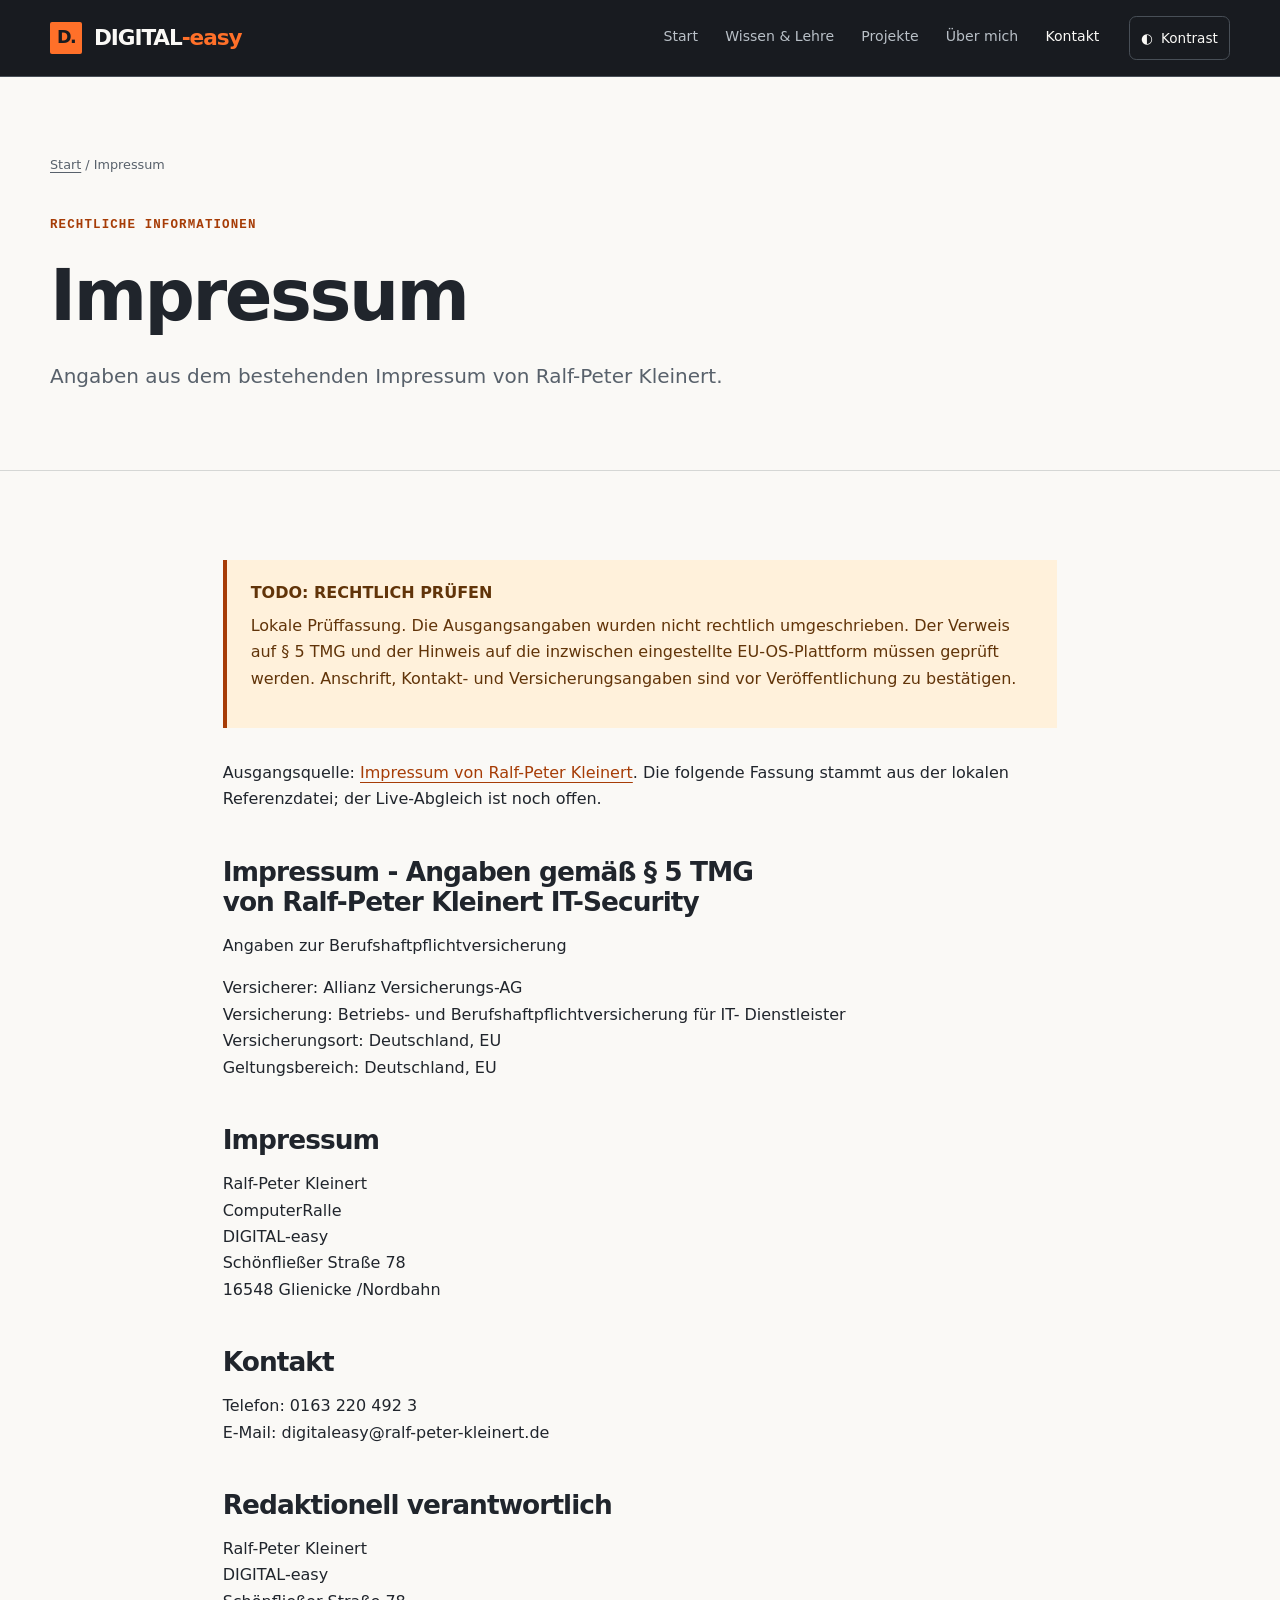
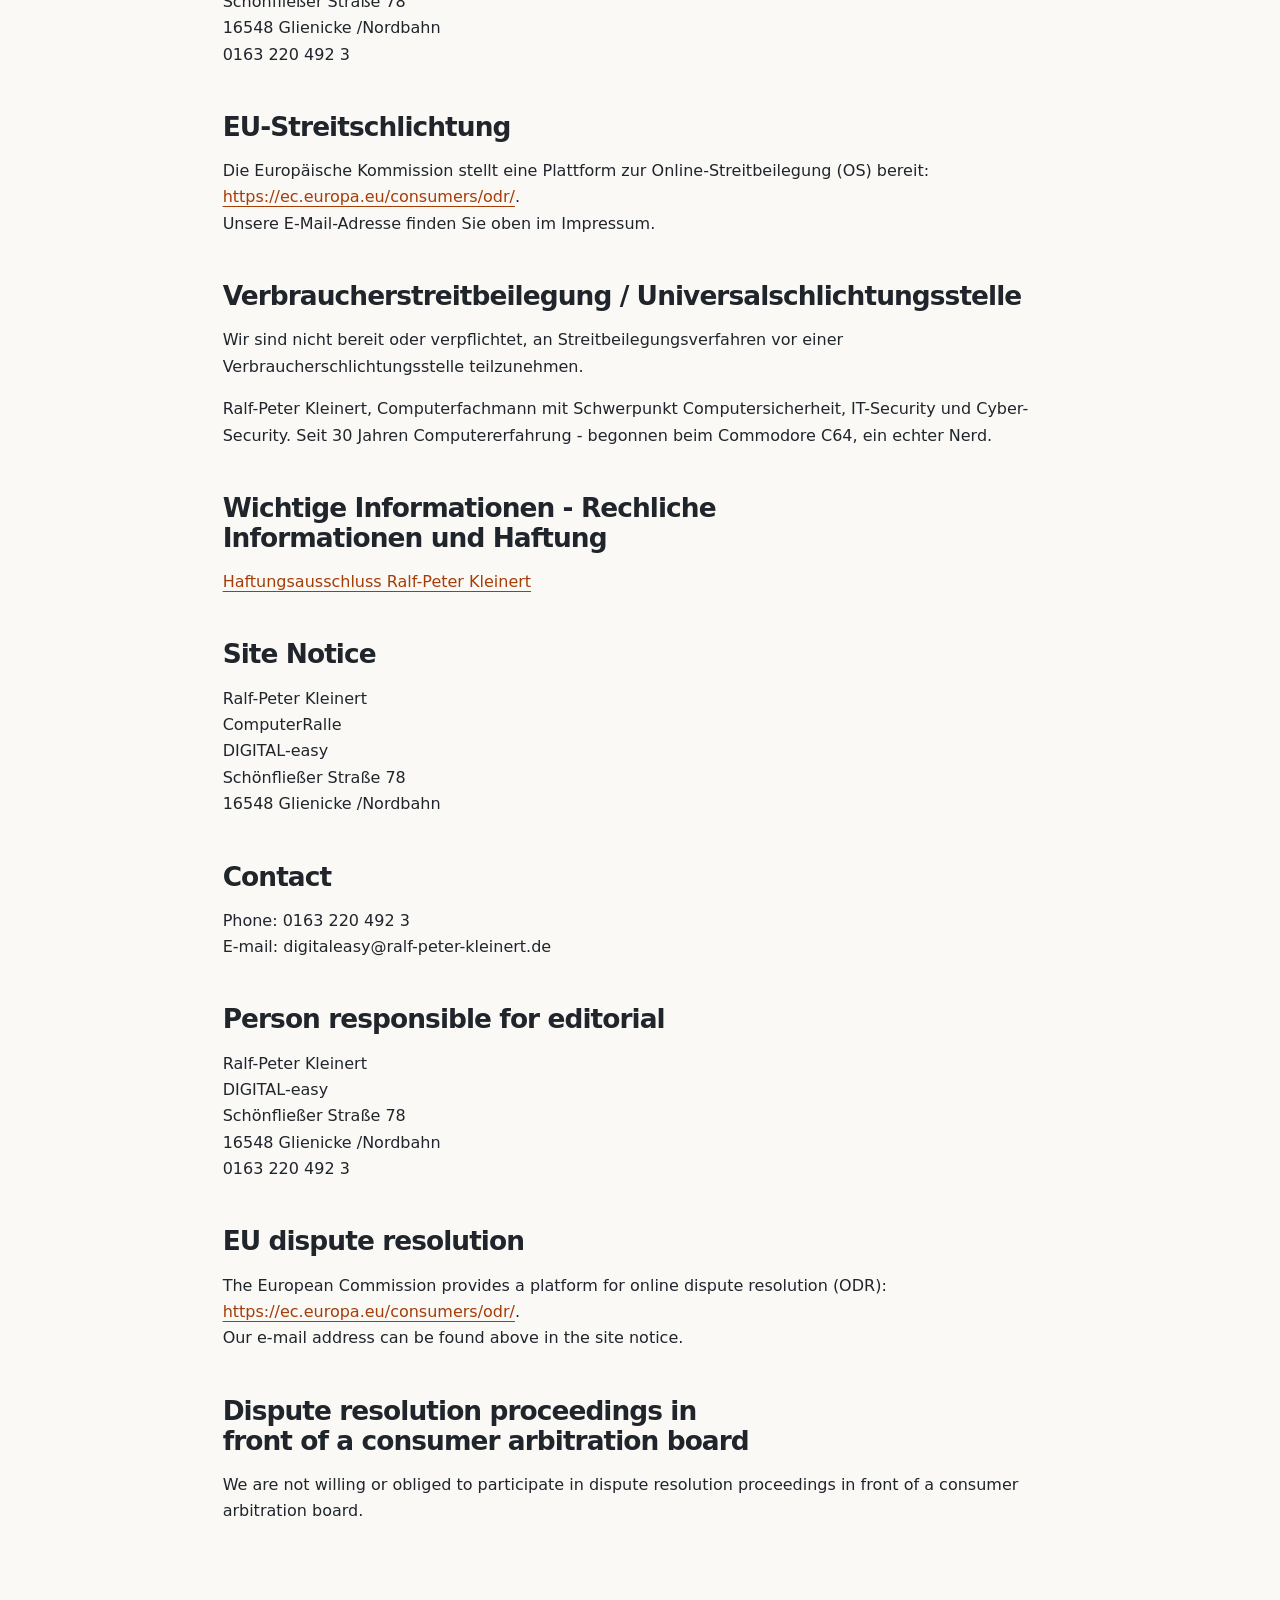
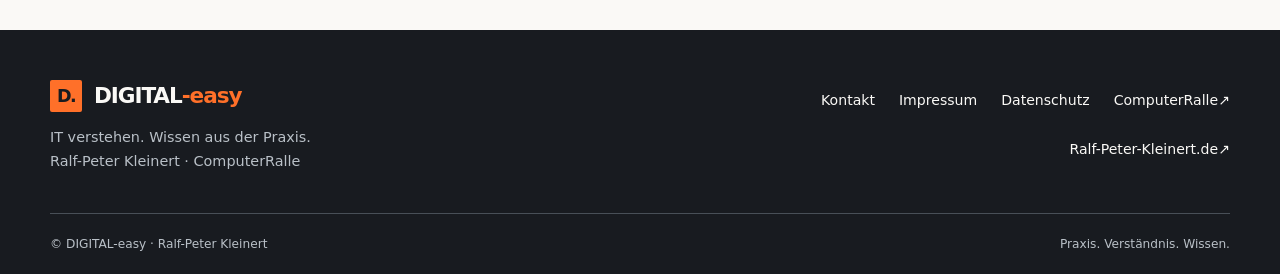
<file: impressum.html>
<!doctype html>
<html lang="de">
<head>
  <meta charset="utf-8">
  
  <meta name="viewport" content="width=device-width, initial-scale=1">
  <title>Impressum · DIGITAL-easy</title>
  <meta name="description" content="Impressum von DIGITAL-easy / Ralf-Peter Kleinert. Übernommene Ausgangsangaben mit gekennzeichneten rechtlichen Prüfpunkten.">
  <meta name="robots" content="noindex, follow">
  <meta name="referrer" content="no-referrer">
  <meta name="theme-color" content="#181b20">
  <link rel="canonical" href="https://digital-easy.de/impressum.html">
  <link rel="icon" href="assets/img/favicon.svg" type="image/svg+xml">
  <link rel="stylesheet" href="assets/css/style.css">
  <script src="assets/js/main.js" defer></script>
  <meta property="og:locale" content="de_DE">
  <meta property="og:type" content="website">
  <meta property="og:site_name" content="DIGITAL-easy">
  <meta property="og:title" content="Impressum · DIGITAL-easy">
  <meta property="og:description" content="Impressum von DIGITAL-easy / Ralf-Peter Kleinert. Übernommene Ausgangsangaben mit gekennzeichneten rechtlichen Prüfpunkten.">
  <meta property="og:url" content="https://digital-easy.de/impressum.html">
  <meta property="og:image" content="https://digital-easy.de/assets/img/social-preview.png">
  <meta property="og:image:width" content="1200">
  <meta property="og:image:height" content="630">
  <meta property="og:image:alt" content="DIGITAL-easy. IT verstehen. Wissen aus der Praxis. Ralf-Peter Kleinert, ComputerRalle.">
  <meta name="twitter:card" content="summary_large_image">
  <script type="application/ld+json">{"@context":"https://schema.org","@graph":[{"@type":"Person","@id":"https://digital-easy.de/#ralf-peter-kleinert","name":"Ralf-Peter Kleinert","alternateName":"ComputerRalle","url":"https://ralf-peter-kleinert.de/","sameAs":["https://computerralle.de/","https://www.youtube.com/@ComputerRalle"],"brand":{"@id":"https://digital-easy.de/#marke"}},{"@type":"Brand","@id":"https://digital-easy.de/#marke","name":"DIGITAL-easy","url":"https://digital-easy.de/"},{"@type":"WebSite","@id":"https://digital-easy.de/#website","url":"https://digital-easy.de/","name":"DIGITAL-easy","inLanguage":"de-DE","publisher":{"@id":"https://digital-easy.de/#ralf-peter-kleinert"},"about":{"@id":"https://digital-easy.de/#marke"}},{"@type":"WebPage","@id":"https://digital-easy.de/impressum.html#webpage","url":"https://digital-easy.de/impressum.html","name":"Impressum · DIGITAL-easy","description":"Impressum von DIGITAL-easy / Ralf-Peter Kleinert. Übernommene Ausgangsangaben mit gekennzeichneten rechtlichen Prüfpunkten.","inLanguage":"de-DE","isPartOf":{"@id":"https://digital-easy.de/#website"},"about":[{"@id":"https://digital-easy.de/#ralf-peter-kleinert"},{"@id":"https://digital-easy.de/#marke"}]}]}</script>
</head>
<body>
<a class="skip-link" href="#inhalt">Zum Inhalt</a>
<header class="site-header"><div class="container header-inner">
  <a class="brand" href="./" aria-label="DIGITAL-easy – Startseite"><span class="brand-mark" aria-hidden="true">D.</span><span class="brand-word">DIGITAL<span>-easy</span></span></a>
  <div class="header-actions">
    <button class="contrast-toggle" type="button" aria-pressed="false" aria-label="Hohen Kontrast einschalten" hidden><span aria-hidden="true">◐</span><span class="contrast-label">Kontrast</span></button>
    <button class="menu-toggle" type="button" aria-expanded="false" aria-controls="main-navigation" aria-label="Menü öffnen" hidden><span class="menu-lines" aria-hidden="true"></span> Menü</button>
  </div>
  <nav class="main-nav" id="main-navigation" aria-label="Hauptnavigation"><a href="./">Start</a><a href="leistungen.html">Wissen &amp; Lehre</a><a href="projekte.html">Projekte</a><a href="ueber-mich.html">Über mich</a><a href="kontakt.html" class="nav-contact">Kontakt</a></nav>
</div></header>
<main id="inhalt" tabindex="-1">
<section class="page-hero"><div class="container"><p class="breadcrumb"><a href="./">Start</a> / Impressum</p>
<p class="eyebrow">Rechtliche Informationen</p><h1>Impressum</h1><p class="lead">Angaben aus dem bestehenden Impressum von Ralf-Peter Kleinert.</p></div></section>
<section class="section"><div class="container legal-content">
<aside class="review-note"><strong>TODO: RECHTLICH PRÜFEN</strong><p>Lokale Prüffassung. Die Ausgangsangaben wurden nicht rechtlich umgeschrieben. Der Verweis auf § 5 TMG und der Hinweis auf die inzwischen eingestellte EU-OS-Plattform müssen geprüft werden. Anschrift, Kontakt- und Versicherungsangaben sind vor Veröffentlichung zu bestätigen.</p></aside>
<p>Ausgangsquelle: <a href="https://ralf-peter-kleinert.de/impressum.html">Impressum von Ralf-Peter Kleinert</a>. Die folgende Fassung stammt aus der lokalen Referenzdatei; der Live-Abgleich ist noch offen.</p>
<h2> Impressum - Angaben gemäß § 5 TMG von Ralf-Peter Kleinert IT-Security</h2>
            <p> Angaben zur Berufshaftpflichtversicherung</p>
            <p> Versicherer: ​Allianz Versicherungs-AG<br>Versicherung: Betriebs- und Berufshaftpflichtversicherung für IT- Dienstleister<br>Versicherungsort: Deutschland, EU<br>Geltungsbereich: Deutschland, EU<br>
            </p>
            
              <h2>Impressum</h2>
              <p>Ralf-Peter Kleinert<br> ComputerRalle<br> DIGITAL-easy<br> Schönfließer Straße 78<br> 16548 Glienicke /Nordbahn
              </p>
              <h2>Kontakt</h2>
              <p>Telefon: 0163 220 492 3<br> E-Mail: digitaleasy@ralf-peter-kleinert.de
              </p>
              <h2>Redaktionell verantwortlich</h2>
              <p>Ralf-Peter Kleinert<br> DIGITAL-easy<br> Schönfließer Straße 78<br> 16548 Glienicke /Nordbahn<br> 0163 220 492 3
              </p>
              <h2>EU-Streitschlichtung</h2>
              <p>Die Europäische Kommission stellt eine Plattform zur Online-Streitbeilegung (OS) bereit: <a href="https://ec.europa.eu/consumers/odr/">https://ec.europa.eu/consumers/odr/</a>.<br> Unsere E-Mail-Adresse finden Sie oben im Impressum.
              </p>
              <h2>Verbraucherstreitbeilegung / Universalschlichtungsstelle</h2>
              <p>Wir sind nicht bereit oder verpflichtet, an Streitbeilegungsverfahren vor einer Verbraucherschlichtungsstelle teilzunehmen.</p>
            
            <p>Ralf-Peter Kleinert, ​Computerfachmann mit Schwerpunkt Computersicherheit, IT-Security und Cyber-Security. Seit 30 Jahren Computererfahrung - begonnen beim Commodore C64, ein echter Nerd.</p>
<h2>Wichtige Informationen - Rechliche Informationen und Haftung</h2>
            <p>
              <a href="https://ralf-peter-kleinert.de/hinweise-haftungsausschluss.html">Haftungsausschluss Ralf-Peter Kleinert</a>
            </p>
<div lang="en" class="source-language"><h2>Site Notice</h2>
              <p>Ralf-Peter Kleinert<br> ComputerRalle<br> DIGITAL-easy<br> Schönfließer Straße 78<br> 16548 Glienicke /Nordbahn
              </p>
              <h2>Contact</h2>
              <p>Phone: 0163 220 492 3<br> E-mail: digitaleasy@ralf-peter-kleinert.de
              </p>
              <h2>Person responsible for editorial</h2>
              <p>Ralf-Peter Kleinert<br> DIGITAL-easy<br> Schönfließer Straße 78<br> 16548 Glienicke /Nordbahn<br> 0163 220 492 3
              </p>
              <h2>EU dispute resolution</h2>
              <p>The European Commission provides a platform for online dispute resolution (ODR): <a href="https://ec.europa.eu/consumers/odr/">https://ec.europa.eu/consumers/odr/</a>.<br> Our e-mail address can be found above in the site notice.
              </p>
              <h2>Dispute resolution proceedings in front of a consumer arbitration board</h2>
              <p>We are not willing or obliged to participate in dispute resolution proceedings in front of a consumer arbitration board.</p></div>
</div></section>
</main>
<footer class="site-footer"><div class="container">
  <div class="footer-top"><div><a class="brand" href="./" aria-label="DIGITAL-easy – Startseite"><span class="brand-mark" aria-hidden="true">D.</span><span class="brand-word">DIGITAL<span>-easy</span></span></a><p>IT verstehen. Wissen aus der Praxis.<br>Ralf-Peter Kleinert · ComputerRalle</p></div>
    <nav class="footer-nav" aria-label="Weitere Seiten und rechtliche Informationen">
      <a href="kontakt.html">Kontakt</a><a href="impressum.html">Impressum</a><a href="datenschutz.html">Datenschutz</a>
      <a href="https://computerralle.de/">ComputerRalle <span aria-hidden="true">↗</span></a><a href="https://ralf-peter-kleinert.de/">Ralf-Peter-Kleinert.de <span aria-hidden="true">↗</span></a>
    </nav>
  </div>
  <div class="footer-bottom"><span>© DIGITAL-easy · Ralf-Peter Kleinert</span><span>Praxis. Verständnis. Wissen.</span></div>
</div></footer>
</body>
</html>
</file>
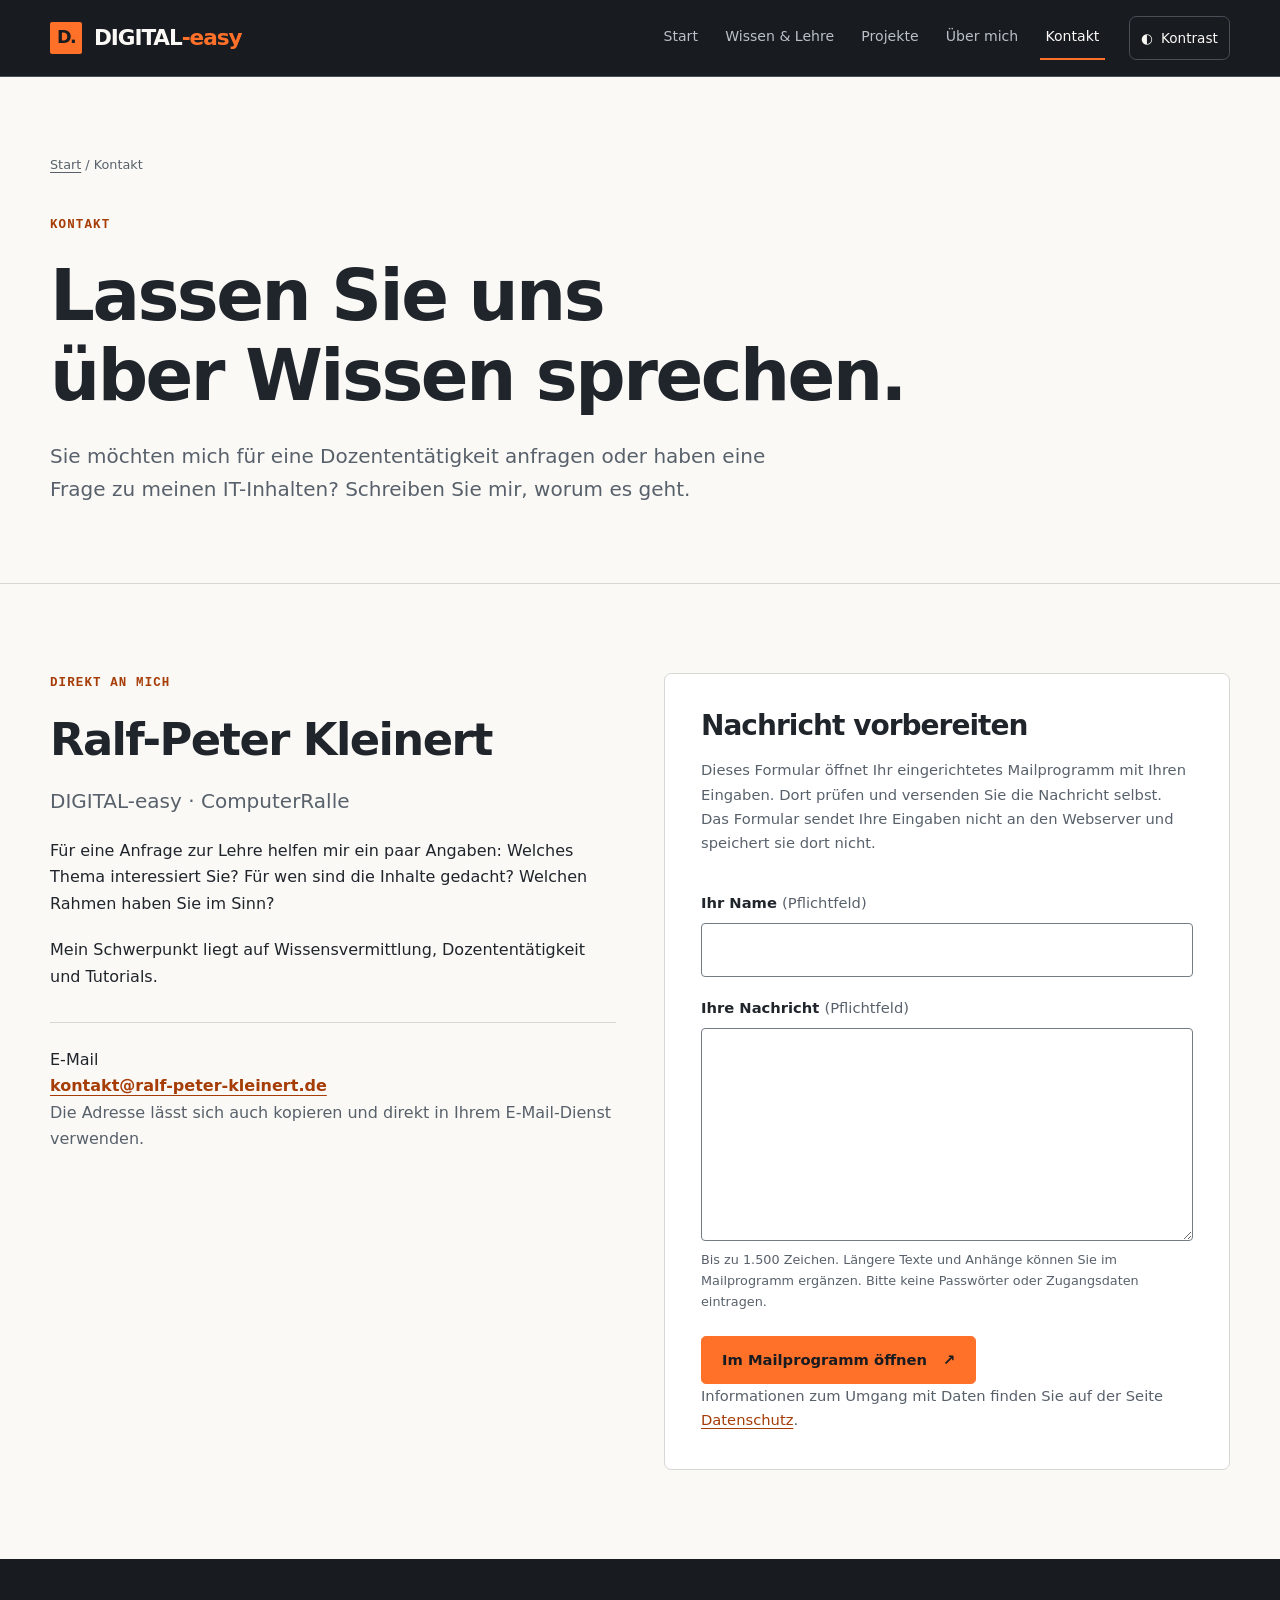
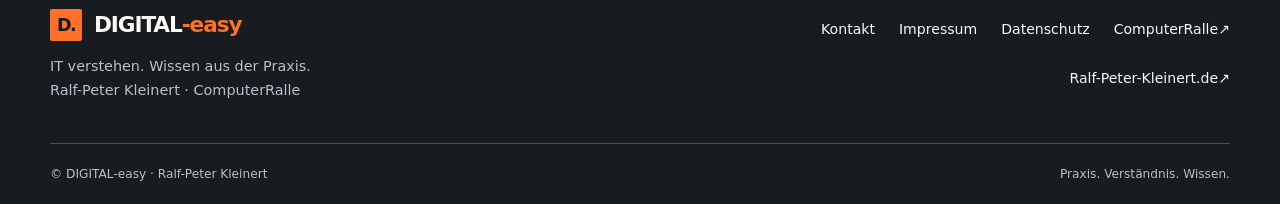
<file: kontakt.html>
<!doctype html>
<html lang="de">
<head>
  <meta charset="utf-8">
  
  <meta name="viewport" content="width=device-width, initial-scale=1">
  <title>Kontakt für Lehre und IT-Wissen · DIGITAL-easy</title>
  <meta name="description" content="Kontakt zu Ralf-Peter Kleinert, ComputerRalle: Anfragen zu Dozententätigkeit, IT-Wissensvermittlung und Tutorials per E-Mail.">
  <meta name="robots" content="index, follow">
  <meta name="referrer" content="no-referrer">
  <meta name="theme-color" content="#181b20">
  <link rel="canonical" href="https://digital-easy.de/kontakt.html">
  <link rel="icon" href="assets/img/favicon.svg" type="image/svg+xml">
  <link rel="stylesheet" href="assets/css/style.css">
  <script src="assets/js/main.js" defer></script>
  <meta property="og:locale" content="de_DE">
  <meta property="og:type" content="website">
  <meta property="og:site_name" content="DIGITAL-easy">
  <meta property="og:title" content="Kontakt für Lehre und IT-Wissen · DIGITAL-easy">
  <meta property="og:description" content="Kontakt zu Ralf-Peter Kleinert, ComputerRalle: Anfragen zu Dozententätigkeit, IT-Wissensvermittlung und Tutorials per E-Mail.">
  <meta property="og:url" content="https://digital-easy.de/kontakt.html">
  <meta property="og:image" content="https://digital-easy.de/assets/img/social-preview.png">
  <meta property="og:image:width" content="1200">
  <meta property="og:image:height" content="630">
  <meta property="og:image:alt" content="DIGITAL-easy. IT verstehen. Wissen aus der Praxis. Ralf-Peter Kleinert, ComputerRalle.">
  <meta name="twitter:card" content="summary_large_image">
  <script type="application/ld+json">{"@context":"https://schema.org","@graph":[{"@type":"Person","@id":"https://digital-easy.de/#ralf-peter-kleinert","name":"Ralf-Peter Kleinert","alternateName":"ComputerRalle","url":"https://ralf-peter-kleinert.de/","sameAs":["https://computerralle.de/","https://www.youtube.com/@ComputerRalle"],"brand":{"@id":"https://digital-easy.de/#marke"}},{"@type":"Brand","@id":"https://digital-easy.de/#marke","name":"DIGITAL-easy","url":"https://digital-easy.de/"},{"@type":"WebSite","@id":"https://digital-easy.de/#website","url":"https://digital-easy.de/","name":"DIGITAL-easy","inLanguage":"de-DE","publisher":{"@id":"https://digital-easy.de/#ralf-peter-kleinert"},"about":{"@id":"https://digital-easy.de/#marke"}},{"@type":"WebPage","@id":"https://digital-easy.de/kontakt.html#webpage","url":"https://digital-easy.de/kontakt.html","name":"Kontakt für Lehre und IT-Wissen · DIGITAL-easy","description":"Kontakt zu Ralf-Peter Kleinert, ComputerRalle: Anfragen zu Dozententätigkeit, IT-Wissensvermittlung und Tutorials per E-Mail.","inLanguage":"de-DE","isPartOf":{"@id":"https://digital-easy.de/#website"},"about":[{"@id":"https://digital-easy.de/#ralf-peter-kleinert"},{"@id":"https://digital-easy.de/#marke"}]}]}</script>
</head>
<body>
<a class="skip-link" href="#inhalt">Zum Inhalt</a>
<header class="site-header"><div class="container header-inner">
  <a class="brand" href="./" aria-label="DIGITAL-easy – Startseite"><span class="brand-mark" aria-hidden="true">D.</span><span class="brand-word">DIGITAL<span>-easy</span></span></a>
  <div class="header-actions">
    <button class="contrast-toggle" type="button" aria-pressed="false" aria-label="Hohen Kontrast einschalten" hidden><span aria-hidden="true">◐</span><span class="contrast-label">Kontrast</span></button>
    <button class="menu-toggle" type="button" aria-expanded="false" aria-controls="main-navigation" aria-label="Menü öffnen" hidden><span class="menu-lines" aria-hidden="true"></span> Menü</button>
  </div>
  <nav class="main-nav" id="main-navigation" aria-label="Hauptnavigation"><a href="./">Start</a><a href="leistungen.html">Wissen &amp; Lehre</a><a href="projekte.html">Projekte</a><a href="ueber-mich.html">Über mich</a><a href="kontakt.html" aria-current="page" class="nav-contact">Kontakt</a></nav>
</div></header>
<main id="inhalt" tabindex="-1">
<section class="page-hero"><div class="container"><p class="breadcrumb"><a href="./">Start</a> / Kontakt</p>
<p class="eyebrow">Kontakt</p><h1>Lassen Sie uns<br>über Wissen sprechen.</h1><p class="lead">Sie möchten mich für eine Dozententätigkeit anfragen oder haben eine Frage zu meinen IT-Inhalten? Schreiben Sie mir, worum es geht.</p></div></section>
<section class="section"><div class="container two-column"><div class="stack"><p class="eyebrow">Direkt an mich</p><h2>Ralf-Peter Kleinert</h2><p class="lead">DIGITAL-easy · ComputerRalle</p><p>Für eine Anfrage zur Lehre helfen mir ein paar Angaben: Welches Thema interessiert Sie? Für wen sind die Inhalte gedacht? Welchen Rahmen haben Sie im Sinn?</p><p>Mein Schwerpunkt liegt auf Wissensvermittlung, Dozententätigkeit und Tutorials.</p><div class="contact-details"><p>E-Mail</p><a href="mailto:kontakt@ralf-peter-kleinert.de?subject=Kontaktformular%20digital-easy.de">kontakt@ralf-peter-kleinert.de</a><p class="muted">Die Adresse lässt sich auch kopieren und direkt in Ihrem E-Mail-Dienst verwenden.</p></div></div>
<section class="contact-panel" aria-labelledby="form-title"><h2 id="form-title">Nachricht vorbereiten</h2><p id="contact-help">Dieses Formular öffnet Ihr eingerichtetes Mailprogramm mit Ihren Eingaben. Dort prüfen und versenden Sie die Nachricht selbst. Das Formular sendet Ihre Eingaben nicht an den Webserver und speichert sie dort nicht.</p>
<form id="contact-form" aria-describedby="contact-help" hidden>
<label for="contact-name">Ihr Name <span>(Pflichtfeld)</span></label><input id="contact-name" name="name" autocomplete="name" maxlength="100" required>
<label for="contact-message">Ihre Nachricht <span>(Pflichtfeld)</span></label><textarea id="contact-message" name="message" rows="7" maxlength="1500" required aria-describedby="message-help"></textarea><p class="field-help" id="message-help">Bis zu 1.500 Zeichen. Längere Texte und Anhänge können Sie im Mailprogramm ergänzen. Bitte keine Passwörter oder Zugangsdaten eintragen.</p>
<button class="button" type="submit">Im Mailprogramm öffnen <span aria-hidden="true">↗</span></button><p id="contact-status" role="status" aria-live="polite"></p>
</form><noscript><p>Für die Übernahme der Formularfelder ist JavaScript erforderlich. Bitte verwenden Sie die oben angegebene E-Mail-Adresse.</p></noscript><p class="field-help">Informationen zum Umgang mit Daten finden Sie auf der Seite <a href="datenschutz.html">Datenschutz</a>.</p>
</section></div></section>
</main>
<footer class="site-footer"><div class="container">
  <div class="footer-top"><div><a class="brand" href="./" aria-label="DIGITAL-easy – Startseite"><span class="brand-mark" aria-hidden="true">D.</span><span class="brand-word">DIGITAL<span>-easy</span></span></a><p>IT verstehen. Wissen aus der Praxis.<br>Ralf-Peter Kleinert · ComputerRalle</p></div>
    <nav class="footer-nav" aria-label="Weitere Seiten und rechtliche Informationen">
      <a href="kontakt.html">Kontakt</a><a href="impressum.html">Impressum</a><a href="datenschutz.html">Datenschutz</a>
      <a href="https://computerralle.de/">ComputerRalle <span aria-hidden="true">↗</span></a><a href="https://ralf-peter-kleinert.de/">Ralf-Peter-Kleinert.de <span aria-hidden="true">↗</span></a>
    </nav>
  </div>
  <div class="footer-bottom"><span>© DIGITAL-easy · Ralf-Peter Kleinert</span><span>Praxis. Verständnis. Wissen.</span></div>
</div></footer>
</body>
</html>
</file>
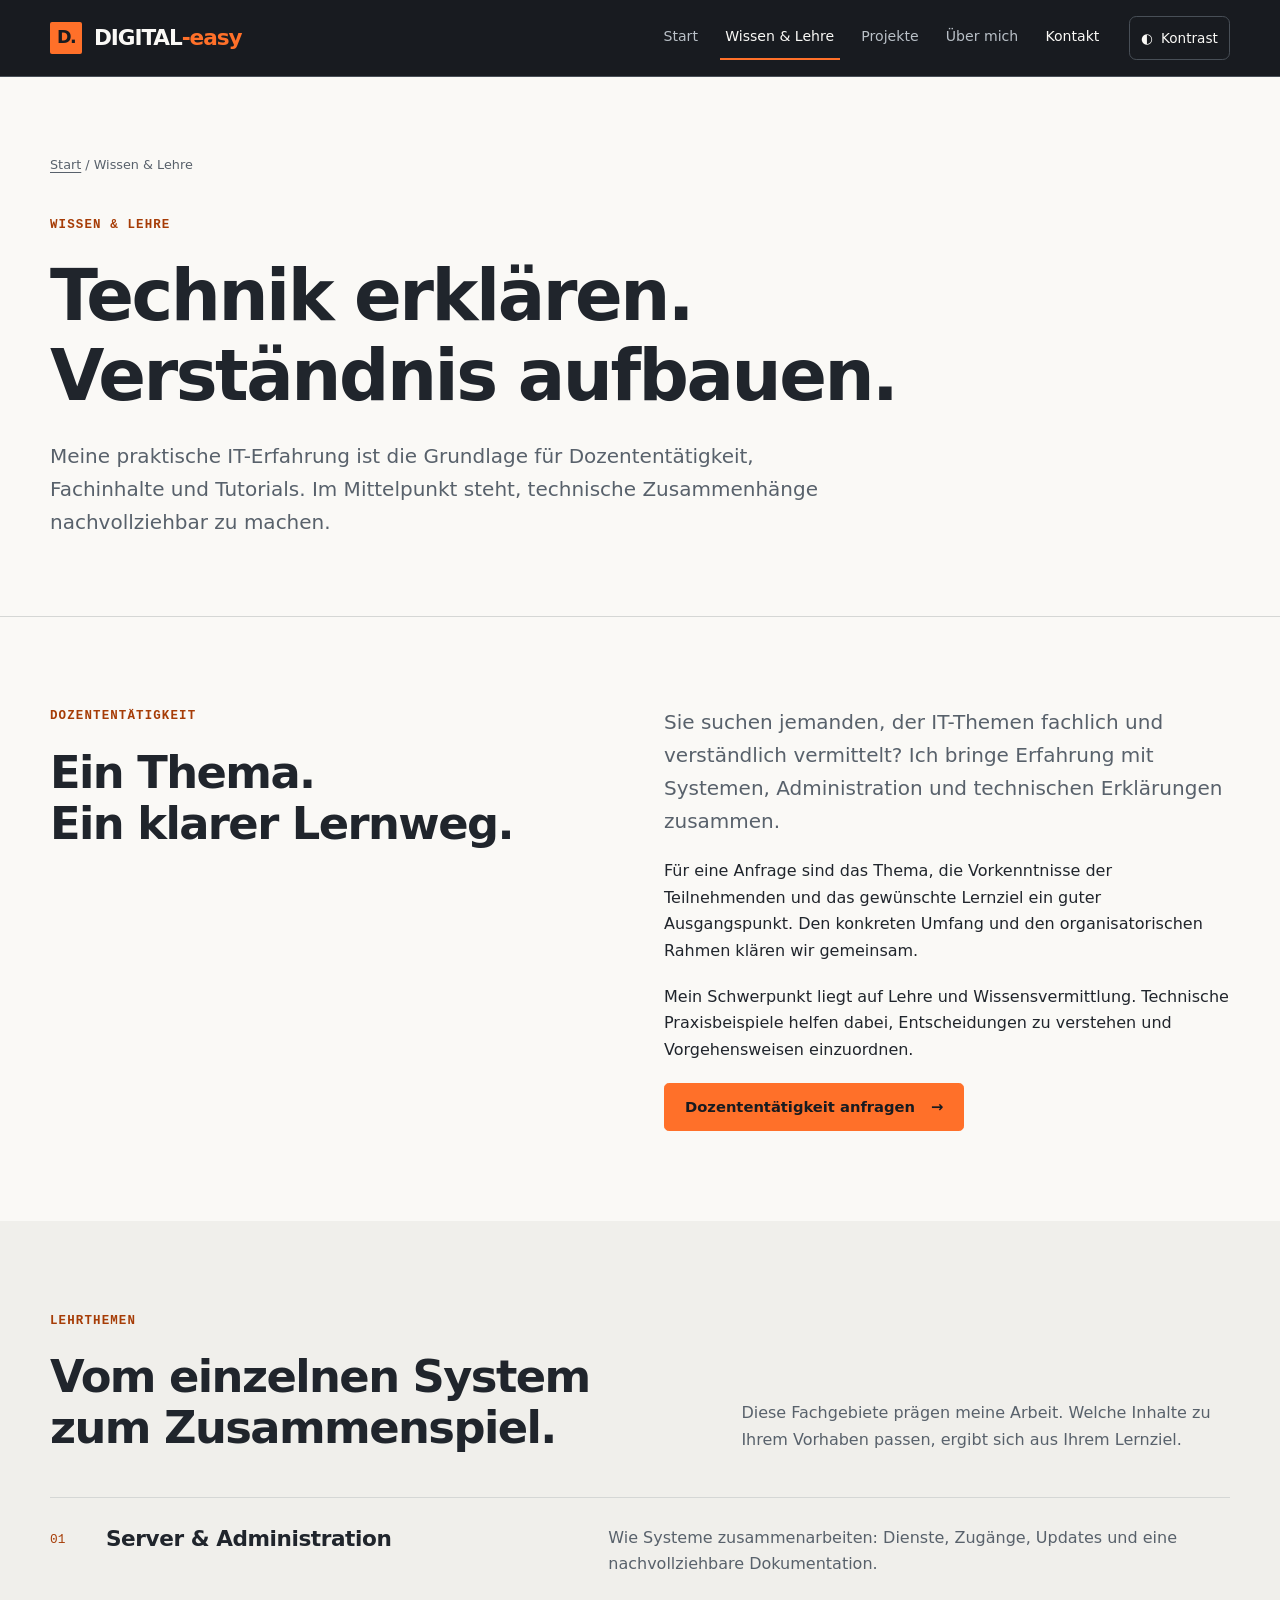
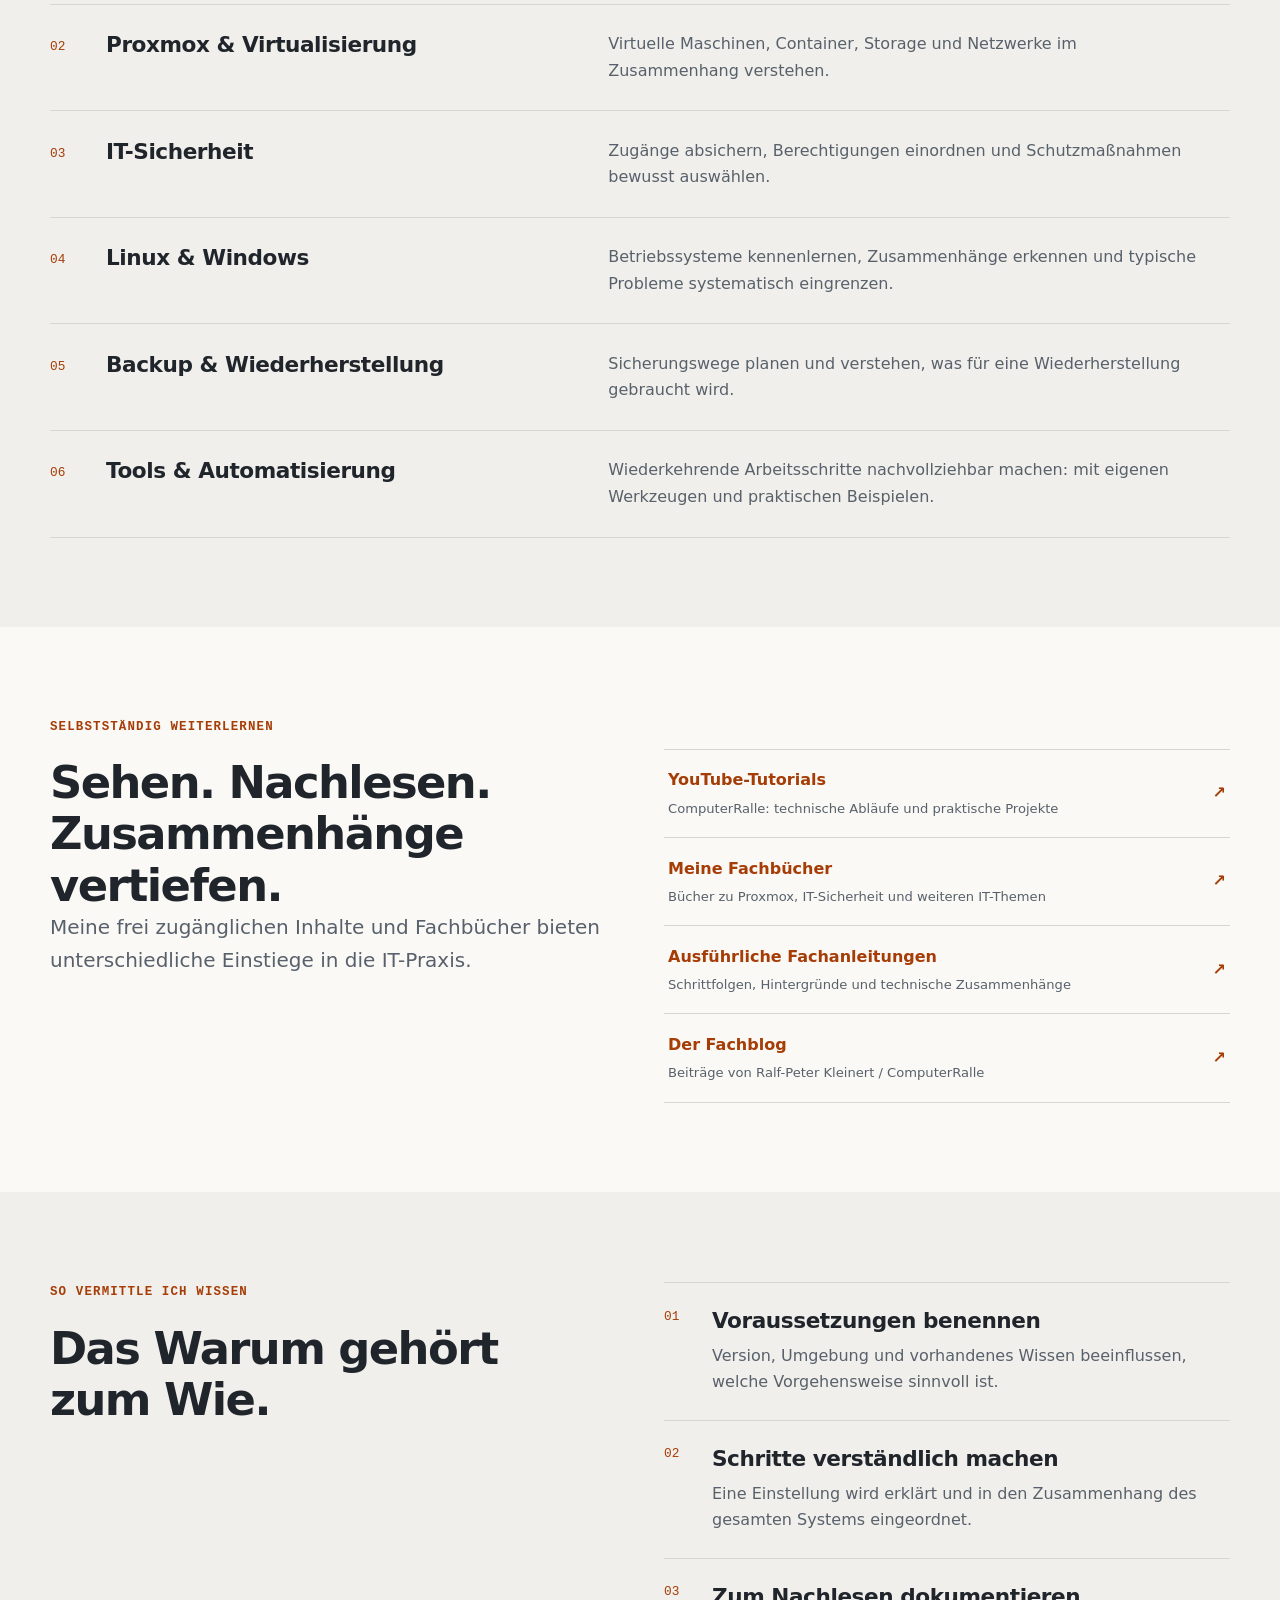
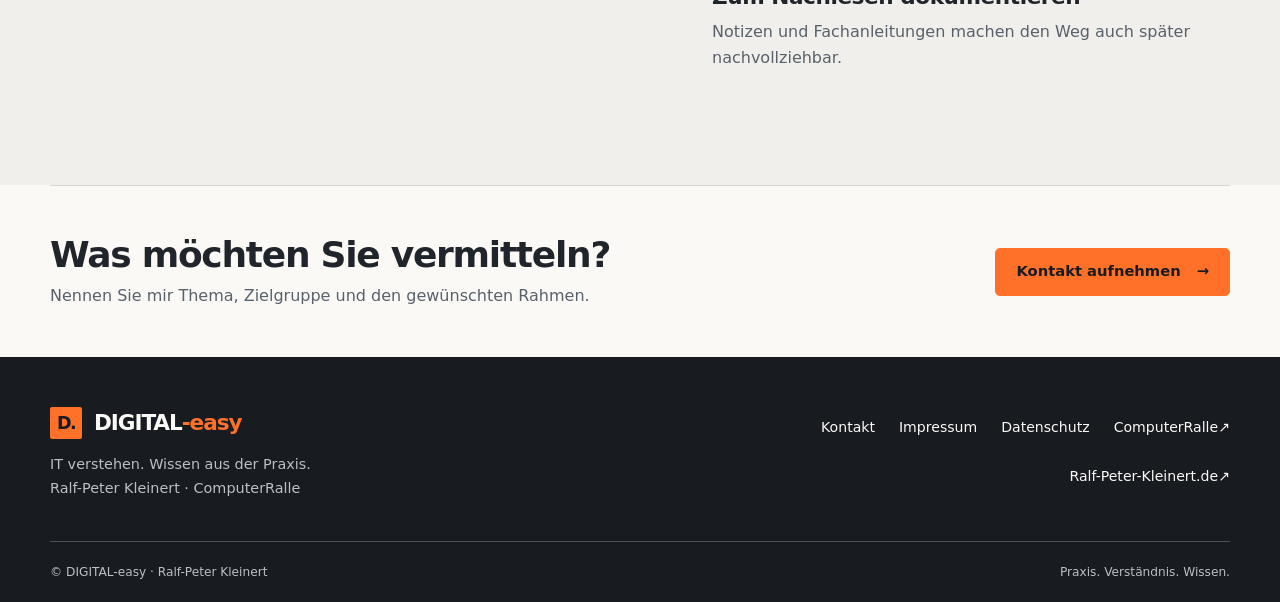
<file: leistungen.html>
<!doctype html>
<html lang="de">
<head>
  <meta charset="utf-8">
  
  <meta name="viewport" content="width=device-width, initial-scale=1">
  <title>Dozententätigkeit und IT-Wissen · DIGITAL-easy</title>
  <meta name="description" content="Praxisnahe Wissensvermittlung von Ralf-Peter Kleinert: Dozententätigkeit, Tutorials und Fachinhalte zu Servern, Proxmox, Sicherheit und Backup.">
  <meta name="robots" content="index, follow">
  <meta name="referrer" content="no-referrer">
  <meta name="theme-color" content="#181b20">
  <link rel="canonical" href="https://digital-easy.de/leistungen.html">
  <link rel="icon" href="assets/img/favicon.svg" type="image/svg+xml">
  <link rel="stylesheet" href="assets/css/style.css">
  <script src="assets/js/main.js" defer></script>
  <meta property="og:locale" content="de_DE">
  <meta property="og:type" content="website">
  <meta property="og:site_name" content="DIGITAL-easy">
  <meta property="og:title" content="Dozententätigkeit und IT-Wissen · DIGITAL-easy">
  <meta property="og:description" content="Praxisnahe Wissensvermittlung von Ralf-Peter Kleinert: Dozententätigkeit, Tutorials und Fachinhalte zu Servern, Proxmox, Sicherheit und Backup.">
  <meta property="og:url" content="https://digital-easy.de/leistungen.html">
  <meta property="og:image" content="https://digital-easy.de/assets/img/social-preview.png">
  <meta property="og:image:width" content="1200">
  <meta property="og:image:height" content="630">
  <meta property="og:image:alt" content="DIGITAL-easy. IT verstehen. Wissen aus der Praxis. Ralf-Peter Kleinert, ComputerRalle.">
  <meta name="twitter:card" content="summary_large_image">
  <script type="application/ld+json">{"@context":"https://schema.org","@graph":[{"@type":"Person","@id":"https://digital-easy.de/#ralf-peter-kleinert","name":"Ralf-Peter Kleinert","alternateName":"ComputerRalle","url":"https://ralf-peter-kleinert.de/","sameAs":["https://computerralle.de/","https://www.youtube.com/@ComputerRalle"],"brand":{"@id":"https://digital-easy.de/#marke"}},{"@type":"Brand","@id":"https://digital-easy.de/#marke","name":"DIGITAL-easy","url":"https://digital-easy.de/"},{"@type":"WebSite","@id":"https://digital-easy.de/#website","url":"https://digital-easy.de/","name":"DIGITAL-easy","inLanguage":"de-DE","publisher":{"@id":"https://digital-easy.de/#ralf-peter-kleinert"},"about":{"@id":"https://digital-easy.de/#marke"}},{"@type":"WebPage","@id":"https://digital-easy.de/leistungen.html#webpage","url":"https://digital-easy.de/leistungen.html","name":"Dozententätigkeit und IT-Wissen · DIGITAL-easy","description":"Praxisnahe Wissensvermittlung von Ralf-Peter Kleinert: Dozententätigkeit, Tutorials und Fachinhalte zu Servern, Proxmox, Sicherheit und Backup.","inLanguage":"de-DE","isPartOf":{"@id":"https://digital-easy.de/#website"},"about":[{"@id":"https://digital-easy.de/#ralf-peter-kleinert"},{"@id":"https://digital-easy.de/#marke"}]}]}</script>
</head>
<body>
<a class="skip-link" href="#inhalt">Zum Inhalt</a>
<header class="site-header"><div class="container header-inner">
  <a class="brand" href="./" aria-label="DIGITAL-easy – Startseite"><span class="brand-mark" aria-hidden="true">D.</span><span class="brand-word">DIGITAL<span>-easy</span></span></a>
  <div class="header-actions">
    <button class="contrast-toggle" type="button" aria-pressed="false" aria-label="Hohen Kontrast einschalten" hidden><span aria-hidden="true">◐</span><span class="contrast-label">Kontrast</span></button>
    <button class="menu-toggle" type="button" aria-expanded="false" aria-controls="main-navigation" aria-label="Menü öffnen" hidden><span class="menu-lines" aria-hidden="true"></span> Menü</button>
  </div>
  <nav class="main-nav" id="main-navigation" aria-label="Hauptnavigation"><a href="./">Start</a><a href="leistungen.html" aria-current="page">Wissen &amp; Lehre</a><a href="projekte.html">Projekte</a><a href="ueber-mich.html">Über mich</a><a href="kontakt.html" class="nav-contact">Kontakt</a></nav>
</div></header>
<main id="inhalt" tabindex="-1">
<section class="page-hero"><div class="container"><p class="breadcrumb"><a href="./">Start</a> / Wissen &amp; Lehre</p>
<p class="eyebrow">Wissen &amp; Lehre</p><h1>Technik erklären.<br>Verständnis aufbauen.</h1><p class="lead">Meine praktische IT-Erfahrung ist die Grundlage für Dozententätigkeit, Fachinhalte und Tutorials. Im Mittelpunkt steht, technische Zusammenhänge nachvollziehbar zu machen.</p></div></section>
<section class="section anchor" id="dozent"><div class="container two-column"><div><p class="eyebrow">Dozententätigkeit</p><h2>Ein Thema.<br>Ein klarer Lernweg.</h2></div><div class="stack"><p class="lead">Sie suchen jemanden, der IT-Themen fachlich und verständlich vermittelt? Ich bringe Erfahrung mit Systemen, Administration und technischen Erklärungen zusammen.</p><p>Für eine Anfrage sind das Thema, die Vorkenntnisse der Teilnehmenden und das gewünschte Lernziel ein guter Ausgangspunkt. Den konkreten Umfang und den organisatorischen Rahmen klären wir gemeinsam.</p><p>Mein Schwerpunkt liegt auf Lehre und Wissensvermittlung. Technische Praxisbeispiele helfen dabei, Entscheidungen zu verstehen und Vorgehensweisen einzuordnen.</p><a class="button" href="kontakt.html">Dozententätigkeit anfragen <span aria-hidden="true">→</span></a></div></div></section>
<section class="section section-soft"><div class="container"><div class="section-heading"><div><p class="eyebrow">Lehrthemen</p><h2>Vom einzelnen System<br>zum Zusammenspiel.</h2></div><p>Diese Fachgebiete prägen meine Arbeit. Welche Inhalte zu Ihrem Vorhaben passen, ergibt sich aus Ihrem Lernziel.</p></div><div class="topic-list"><article class="topic-row"><span class="number" aria-hidden="true">01</span><h3>Server &amp; Administration</h3><p>Wie Systeme zusammenarbeiten: Dienste, Zugänge, Updates und eine nachvollziehbare Dokumentation.</p></article><article class="topic-row"><span class="number" aria-hidden="true">02</span><h3>Proxmox &amp; Virtualisierung</h3><p>Virtuelle Maschinen, Container, Storage und Netzwerke im Zusammenhang verstehen.</p></article><article class="topic-row"><span class="number" aria-hidden="true">03</span><h3>IT-Sicherheit</h3><p>Zugänge absichern, Berechtigungen einordnen und Schutzmaßnahmen bewusst auswählen.</p></article><article class="topic-row"><span class="number" aria-hidden="true">04</span><h3>Linux &amp; Windows</h3><p>Betriebssysteme kennenlernen, Zusammenhänge erkennen und typische Probleme systematisch eingrenzen.</p></article><article class="topic-row"><span class="number" aria-hidden="true">05</span><h3>Backup &amp; Wiederherstellung</h3><p>Sicherungswege planen und verstehen, was für eine Wiederherstellung gebraucht wird.</p></article><article class="topic-row"><span class="number" aria-hidden="true">06</span><h3>Tools &amp; Automatisierung</h3><p>Wiederkehrende Arbeitsschritte nachvollziehbar machen: mit eigenen Werkzeugen und praktischen Beispielen.</p></article></div></div></section>
<section class="section anchor" id="fachwissen"><div class="container two-column"><div><p class="eyebrow">Selbstständig weiterlernen</p><h2>Sehen. Nachlesen.<br>Zusammenhänge vertiefen.</h2><p class="lead">Meine frei zugänglichen Inhalte und Fachbücher bieten unterschiedliche Einstiege in die IT-Praxis.</p></div><div><ul class="resource-list">
<li><a href="https://www.youtube.com/@ComputerRalle"><span>YouTube-Tutorials<small>ComputerRalle: technische Abläufe und praktische Projekte</small></span>↗</a></li>
<li><a href="https://ralf-peter-kleinert.de/meine-fachbuecher/uebersicht-meine-buecher.html"><span>Meine Fachbücher<small>Bücher zu Proxmox, IT-Sicherheit und weiteren IT-Themen</small></span>↗</a></li>
<li><a href="https://ralf-peter-kleinert.de/"><span>Ausführliche Fachanleitungen<small>Schrittfolgen, Hintergründe und technische Zusammenhänge</small></span>↗</a></li>
<li><a href="https://blog.ralf-peter-kleinert.de/"><span>Der Fachblog<small>Beiträge von Ralf-Peter Kleinert / ComputerRalle</small></span>↗</a></li>
</ul></div></div></section>
<section class="section section-soft"><div class="container two-column"><div><p class="eyebrow">So vermittle ich Wissen</p><h2>Das Warum gehört<br>zum Wie.</h2></div><ol class="steps"><li><h3>Voraussetzungen benennen</h3><p>Version, Umgebung und vorhandenes Wissen beeinflussen, welche Vorgehensweise sinnvoll ist.</p></li><li><h3>Schritte verständlich machen</h3><p>Eine Einstellung wird erklärt und in den Zusammenhang des gesamten Systems eingeordnet.</p></li><li><h3>Zum Nachlesen dokumentieren</h3><p>Notizen und Fachanleitungen machen den Weg auch später nachvollziehbar.</p></li></ol></div></section><div class="container cta-band"><div><h2>Was möchten Sie vermitteln?</h2><p>Nennen Sie mir Thema, Zielgruppe und den gewünschten Rahmen.</p></div><a class="button" href="kontakt.html">Kontakt aufnehmen <span aria-hidden="true">→</span></a></div>
</main>
<footer class="site-footer"><div class="container">
  <div class="footer-top"><div><a class="brand" href="./" aria-label="DIGITAL-easy – Startseite"><span class="brand-mark" aria-hidden="true">D.</span><span class="brand-word">DIGITAL<span>-easy</span></span></a><p>IT verstehen. Wissen aus der Praxis.<br>Ralf-Peter Kleinert · ComputerRalle</p></div>
    <nav class="footer-nav" aria-label="Weitere Seiten und rechtliche Informationen">
      <a href="kontakt.html">Kontakt</a><a href="impressum.html">Impressum</a><a href="datenschutz.html">Datenschutz</a>
      <a href="https://computerralle.de/">ComputerRalle <span aria-hidden="true">↗</span></a><a href="https://ralf-peter-kleinert.de/">Ralf-Peter-Kleinert.de <span aria-hidden="true">↗</span></a>
    </nav>
  </div>
  <div class="footer-bottom"><span>© DIGITAL-easy · Ralf-Peter Kleinert</span><span>Praxis. Verständnis. Wissen.</span></div>
</div></footer>
</body>
</html>
</file>
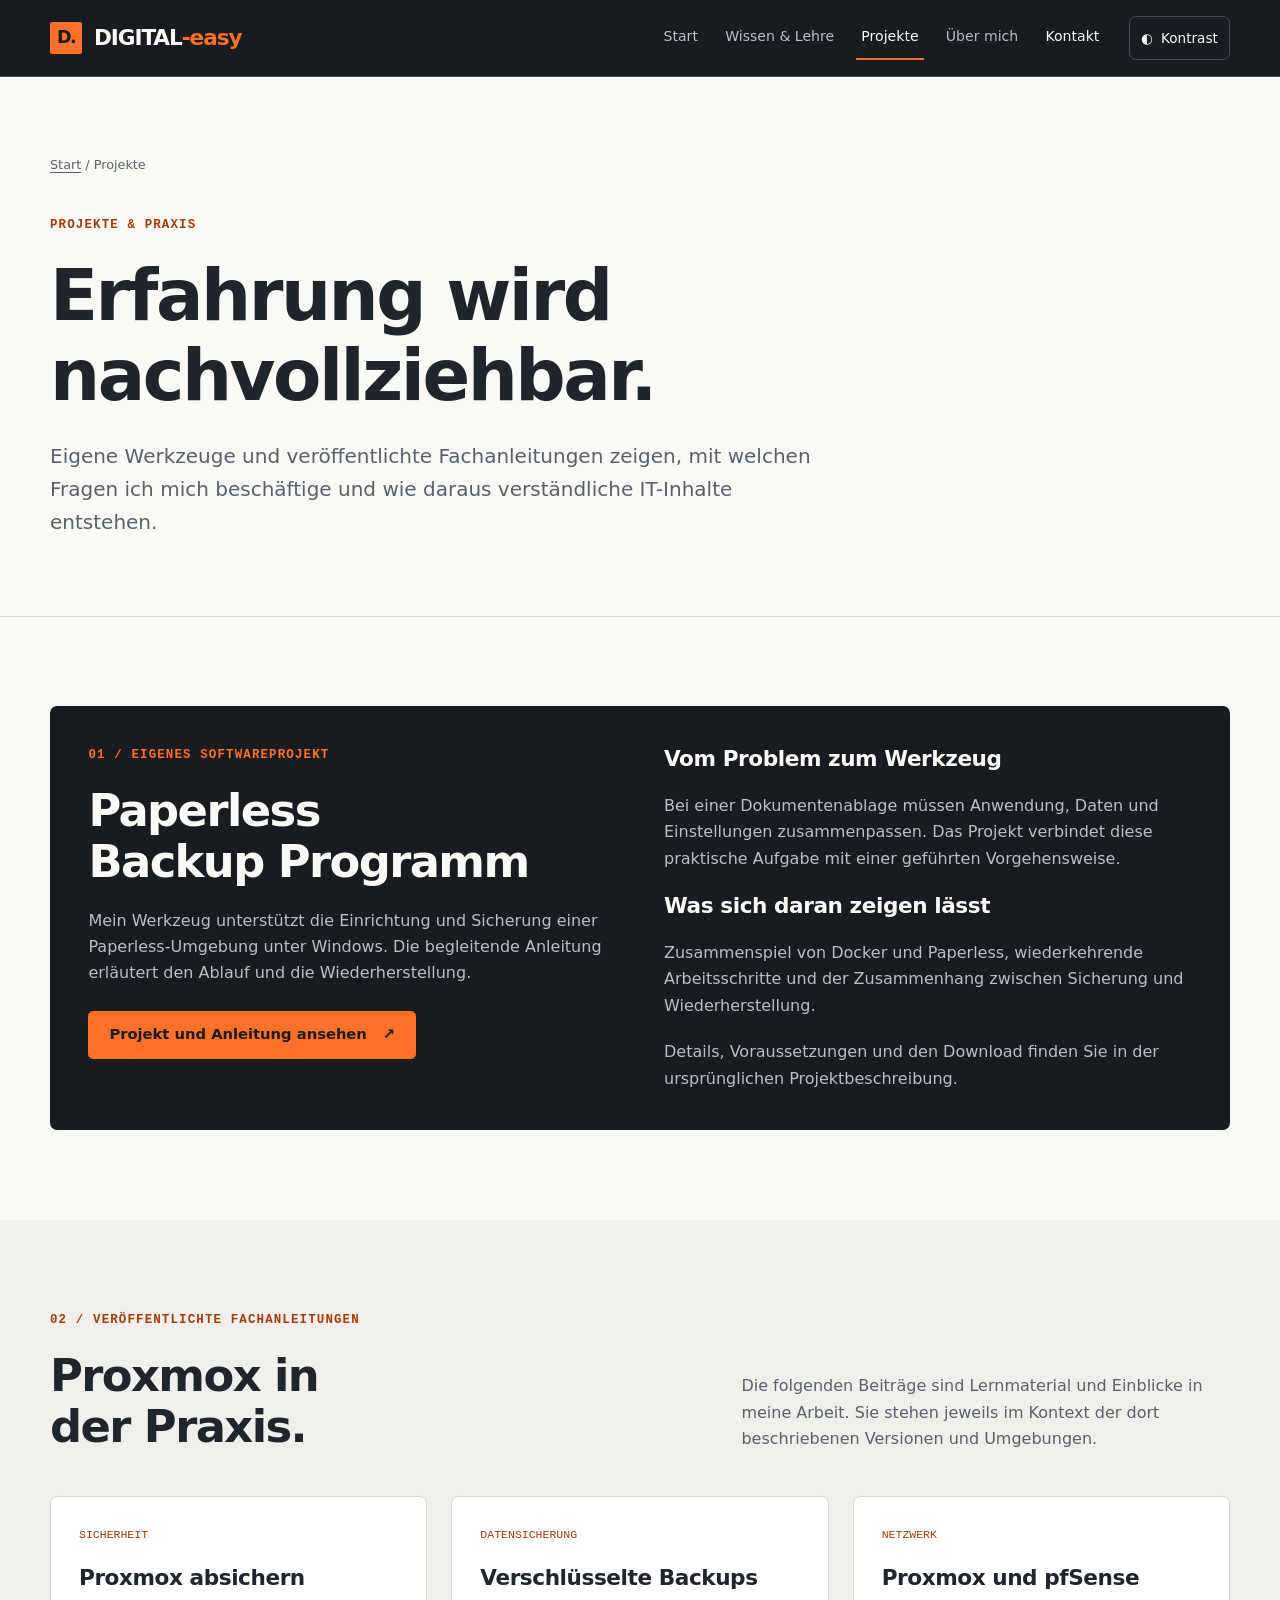
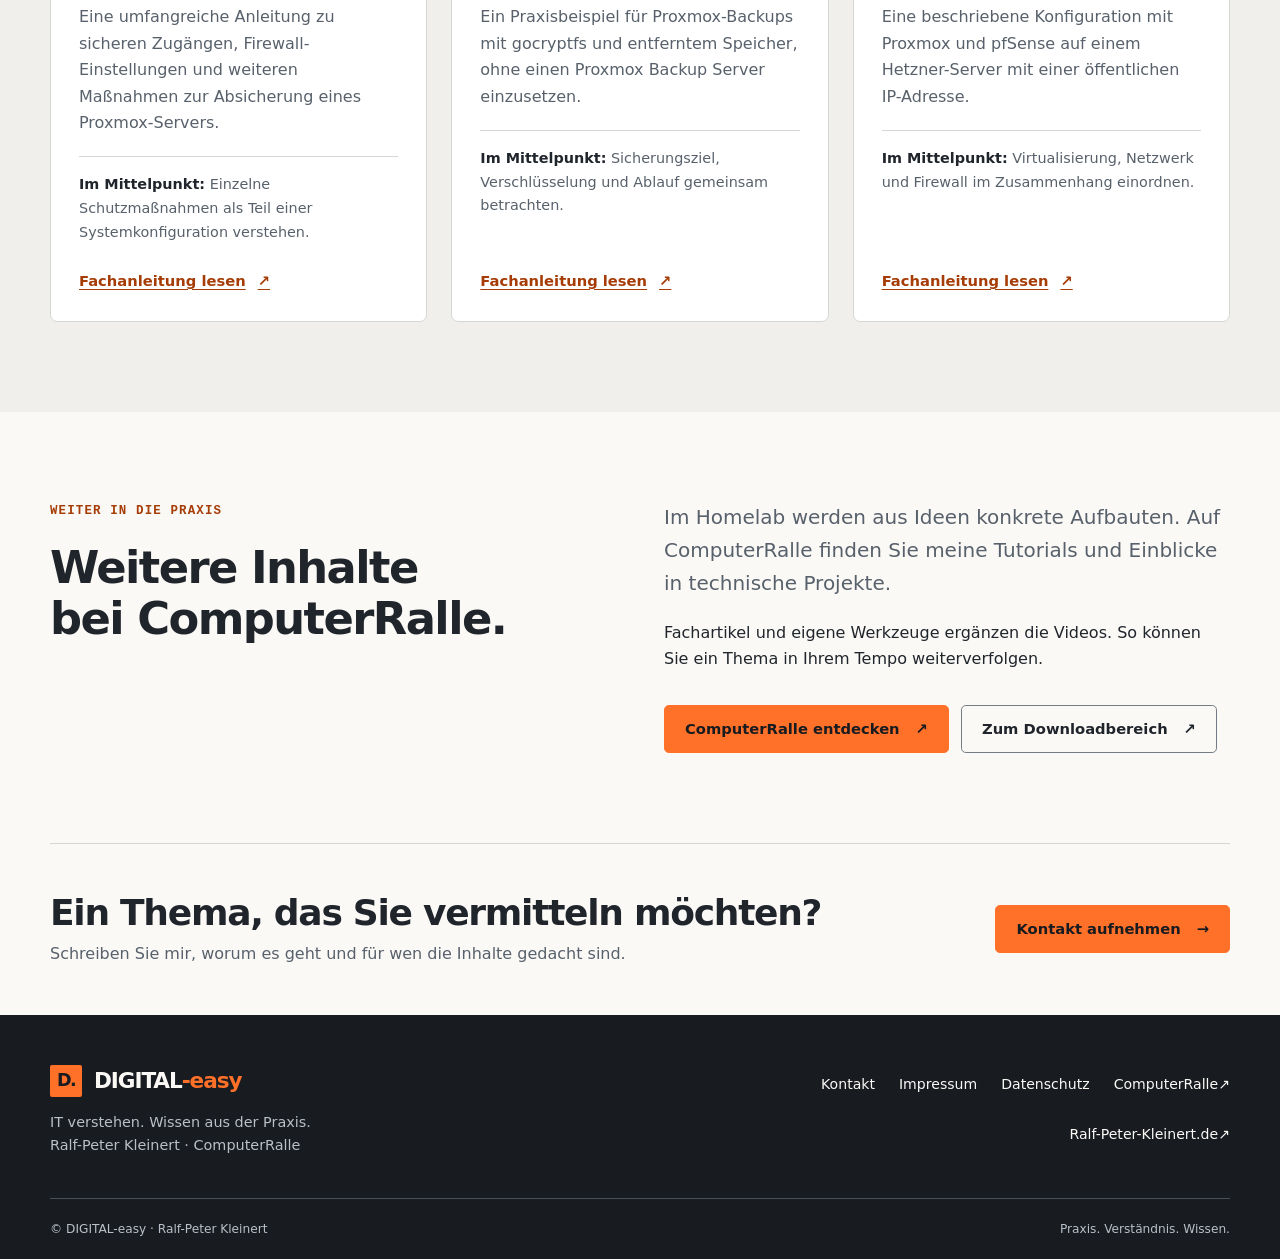
<file: projekte.html>
<!doctype html>
<html lang="de">
<head>
  <meta charset="utf-8">
  
  <meta name="viewport" content="width=device-width, initial-scale=1">
  <title>Projekte und IT-Praxis · DIGITAL-easy</title>
  <meta name="description" content="Eigene Werkzeuge und Fachanleitungen von ComputerRalle: Paperless Backup Programm, Proxmox-Absicherung, verschlüsselte Backups und Netzwerke.">
  <meta name="robots" content="index, follow">
  <meta name="referrer" content="no-referrer">
  <meta name="theme-color" content="#181b20">
  <link rel="canonical" href="https://digital-easy.de/projekte.html">
  <link rel="icon" href="assets/img/favicon.svg" type="image/svg+xml">
  <link rel="stylesheet" href="assets/css/style.css">
  <script src="assets/js/main.js" defer></script>
  <meta property="og:locale" content="de_DE">
  <meta property="og:type" content="website">
  <meta property="og:site_name" content="DIGITAL-easy">
  <meta property="og:title" content="Projekte und IT-Praxis · DIGITAL-easy">
  <meta property="og:description" content="Eigene Werkzeuge und Fachanleitungen von ComputerRalle: Paperless Backup Programm, Proxmox-Absicherung, verschlüsselte Backups und Netzwerke.">
  <meta property="og:url" content="https://digital-easy.de/projekte.html">
  <meta property="og:image" content="https://digital-easy.de/assets/img/social-preview.png">
  <meta property="og:image:width" content="1200">
  <meta property="og:image:height" content="630">
  <meta property="og:image:alt" content="DIGITAL-easy. IT verstehen. Wissen aus der Praxis. Ralf-Peter Kleinert, ComputerRalle.">
  <meta name="twitter:card" content="summary_large_image">
  <script type="application/ld+json">{"@context":"https://schema.org","@graph":[{"@type":"Person","@id":"https://digital-easy.de/#ralf-peter-kleinert","name":"Ralf-Peter Kleinert","alternateName":"ComputerRalle","url":"https://ralf-peter-kleinert.de/","sameAs":["https://computerralle.de/","https://www.youtube.com/@ComputerRalle"],"brand":{"@id":"https://digital-easy.de/#marke"}},{"@type":"Brand","@id":"https://digital-easy.de/#marke","name":"DIGITAL-easy","url":"https://digital-easy.de/"},{"@type":"WebSite","@id":"https://digital-easy.de/#website","url":"https://digital-easy.de/","name":"DIGITAL-easy","inLanguage":"de-DE","publisher":{"@id":"https://digital-easy.de/#ralf-peter-kleinert"},"about":{"@id":"https://digital-easy.de/#marke"}},{"@type":"WebPage","@id":"https://digital-easy.de/projekte.html#webpage","url":"https://digital-easy.de/projekte.html","name":"Projekte und IT-Praxis · DIGITAL-easy","description":"Eigene Werkzeuge und Fachanleitungen von ComputerRalle: Paperless Backup Programm, Proxmox-Absicherung, verschlüsselte Backups und Netzwerke.","inLanguage":"de-DE","isPartOf":{"@id":"https://digital-easy.de/#website"},"about":[{"@id":"https://digital-easy.de/#ralf-peter-kleinert"},{"@id":"https://digital-easy.de/#marke"}]}]}</script>
</head>
<body>
<a class="skip-link" href="#inhalt">Zum Inhalt</a>
<header class="site-header"><div class="container header-inner">
  <a class="brand" href="./" aria-label="DIGITAL-easy – Startseite"><span class="brand-mark" aria-hidden="true">D.</span><span class="brand-word">DIGITAL<span>-easy</span></span></a>
  <div class="header-actions">
    <button class="contrast-toggle" type="button" aria-pressed="false" aria-label="Hohen Kontrast einschalten" hidden><span aria-hidden="true">◐</span><span class="contrast-label">Kontrast</span></button>
    <button class="menu-toggle" type="button" aria-expanded="false" aria-controls="main-navigation" aria-label="Menü öffnen" hidden><span class="menu-lines" aria-hidden="true"></span> Menü</button>
  </div>
  <nav class="main-nav" id="main-navigation" aria-label="Hauptnavigation"><a href="./">Start</a><a href="leistungen.html">Wissen &amp; Lehre</a><a href="projekte.html" aria-current="page">Projekte</a><a href="ueber-mich.html">Über mich</a><a href="kontakt.html" class="nav-contact">Kontakt</a></nav>
</div></header>
<main id="inhalt" tabindex="-1">
<section class="page-hero"><div class="container"><p class="breadcrumb"><a href="./">Start</a> / Projekte</p>
<p class="eyebrow">Projekte &amp; Praxis</p><h1>Erfahrung wird<br>nachvollziehbar.</h1><p class="lead">Eigene Werkzeuge und veröffentlichte Fachanleitungen zeigen, mit welchen Fragen ich mich beschäftige und wie daraus verständliche IT-Inhalte entstehen.</p></div></section>
<section class="section anchor" id="paperless"><div class="container project-feature"><div class="two-column"><div><p class="eyebrow">01 / Eigenes Softwareprojekt</p><h2>Paperless<br>Backup Programm</h2><p>Mein Werkzeug unterstützt die Einrichtung und Sicherung einer Paperless-Umgebung unter Windows. Die begleitende Anleitung erläutert den Ablauf und die Wiederherstellung.</p><a class="button" href="https://ralf-peter-kleinert.de/linux-os/paperless-backup-programm.html">Projekt und Anleitung ansehen <span aria-hidden="true">↗</span></a></div><div class="stack"><h3>Vom Problem zum Werkzeug</h3><p>Bei einer Dokumentenablage müssen Anwendung, Daten und Einstellungen zusammenpassen. Das Projekt verbindet diese praktische Aufgabe mit einer geführten Vorgehensweise.</p><h3>Was sich daran zeigen lässt</h3><p>Zusammenspiel von Docker und Paperless, wiederkehrende Arbeitsschritte und der Zusammenhang zwischen Sicherung und Wiederherstellung.</p><p>Details, Voraussetzungen und den Download finden Sie in der ursprünglichen Projektbeschreibung.</p></div></div></div></section>
<section class="section section-soft anchor" id="proxmox"><div class="container"><div class="section-heading"><div><p class="eyebrow">02 / Veröffentlichte Fachanleitungen</p><h2>Proxmox in<br>der Praxis.</h2></div><p>Die folgenden Beiträge sind Lernmaterial und Einblicke in meine Arbeit. Sie stehen jeweils im Kontext der dort beschriebenen Versionen und Umgebungen.</p></div>
<div class="three-column">
<article class="project-card"><p class="tag">SICHERHEIT</p><h3>Proxmox absichern</h3><p>Eine umfangreiche Anleitung zu sicheren Zugängen, Firewall-Einstellungen und weiteren Maßnahmen zur Absicherung eines Proxmox-Servers.</p><p class="learning"><strong>Im Mittelpunkt:</strong> Einzelne Schutzmaßnahmen als Teil einer Systemkonfiguration verstehen.</p><a class="text-link" href="https://ralf-peter-kleinert.de/linux-server/proxmox-server-sichern-haerten.html">Fachanleitung lesen <span aria-hidden="true">↗</span></a></article>
<article class="project-card"><p class="tag">DATENSICHERUNG</p><h3>Verschlüsselte Backups</h3><p>Ein Praxisbeispiel für Proxmox-Backups mit gocryptfs und entferntem Speicher, ohne einen Proxmox Backup Server einzusetzen.</p><p class="learning"><strong>Im Mittelpunkt:</strong> Sicherungsziel, Verschlüsselung und Ablauf gemeinsam betrachten.</p><a class="text-link" href="https://ralf-peter-kleinert.de/linux-server/proxmox-verschluesselt-backup.html">Fachanleitung lesen <span aria-hidden="true">↗</span></a></article>
<article class="project-card"><p class="tag">NETZWERK</p><h3>Proxmox und pfSense</h3><p>Eine beschriebene Konfiguration mit Proxmox und pfSense auf einem Hetzner-Server mit einer öffentlichen IP-Adresse.</p><p class="learning"><strong>Im Mittelpunkt:</strong> Virtualisierung, Netzwerk und Firewall im Zusammenhang einordnen.</p><a class="text-link" href="https://ralf-peter-kleinert.de/linux-server/proxmox-und-pfsense-eine-ip.html">Fachanleitung lesen <span aria-hidden="true">↗</span></a></article>
</div></div></section>
<section class="section"><div class="container two-column"><div><p class="eyebrow">Weiter in die Praxis</p><h2>Weitere Inhalte<br>bei ComputerRalle.</h2></div><div class="stack"><p class="lead">Im Homelab werden aus Ideen konkrete Aufbauten. Auf ComputerRalle finden Sie meine Tutorials und Einblicke in technische Projekte.</p><p>Fachartikel und eigene Werkzeuge ergänzen die Videos. So können Sie ein Thema in Ihrem Tempo weiterverfolgen.</p><div class="actions"><a class="button" href="https://computerralle.de/">ComputerRalle entdecken <span aria-hidden="true">↗</span></a><a class="button button-secondary" href="https://downloads.ralf-peter-kleinert.de/">Zum Downloadbereich <span aria-hidden="true">↗</span></a></div></div></div></section><div class="container cta-band"><div><h2>Ein Thema, das Sie vermitteln möchten?</h2><p>Schreiben Sie mir, worum es geht und für wen die Inhalte gedacht sind.</p></div><a class="button" href="kontakt.html">Kontakt aufnehmen <span aria-hidden="true">→</span></a></div>
</main>
<footer class="site-footer"><div class="container">
  <div class="footer-top"><div><a class="brand" href="./" aria-label="DIGITAL-easy – Startseite"><span class="brand-mark" aria-hidden="true">D.</span><span class="brand-word">DIGITAL<span>-easy</span></span></a><p>IT verstehen. Wissen aus der Praxis.<br>Ralf-Peter Kleinert · ComputerRalle</p></div>
    <nav class="footer-nav" aria-label="Weitere Seiten und rechtliche Informationen">
      <a href="kontakt.html">Kontakt</a><a href="impressum.html">Impressum</a><a href="datenschutz.html">Datenschutz</a>
      <a href="https://computerralle.de/">ComputerRalle <span aria-hidden="true">↗</span></a><a href="https://ralf-peter-kleinert.de/">Ralf-Peter-Kleinert.de <span aria-hidden="true">↗</span></a>
    </nav>
  </div>
  <div class="footer-bottom"><span>© DIGITAL-easy · Ralf-Peter Kleinert</span><span>Praxis. Verständnis. Wissen.</span></div>
</div></footer>
</body>
</html>
</file>
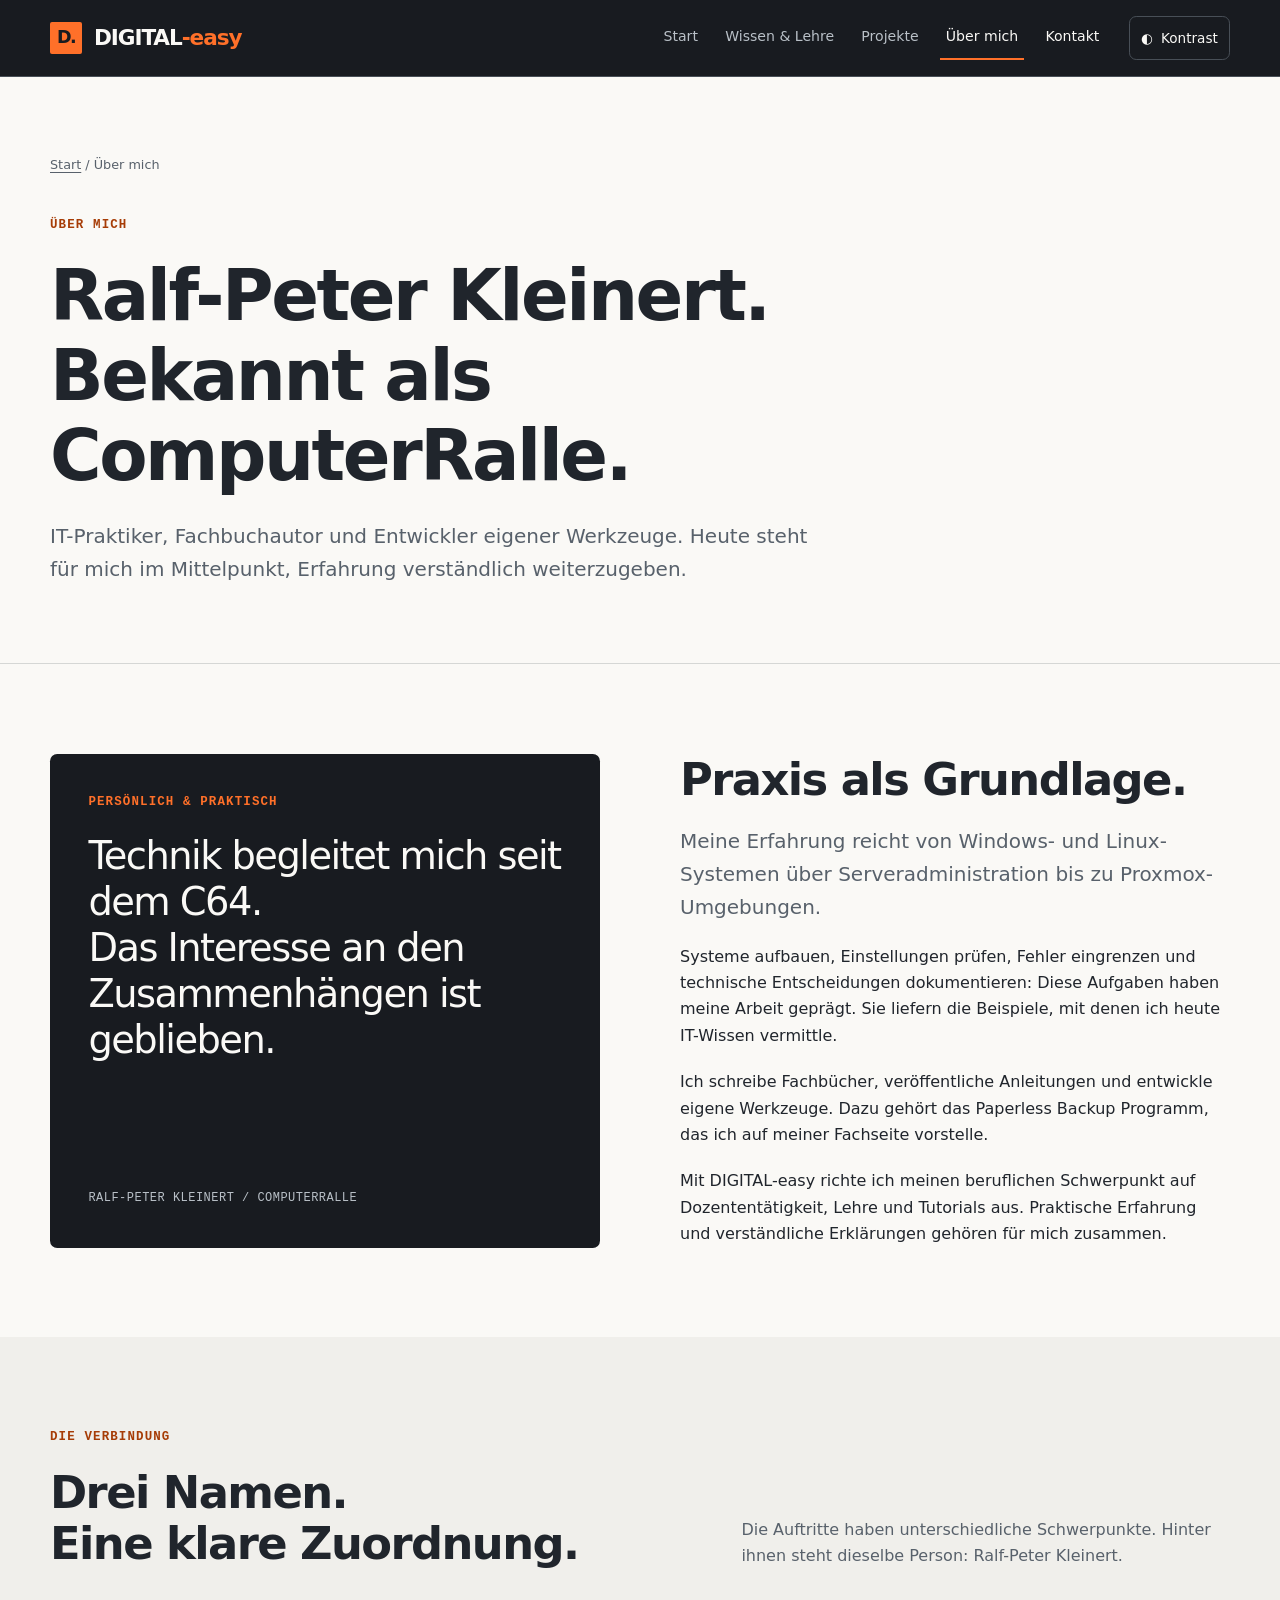
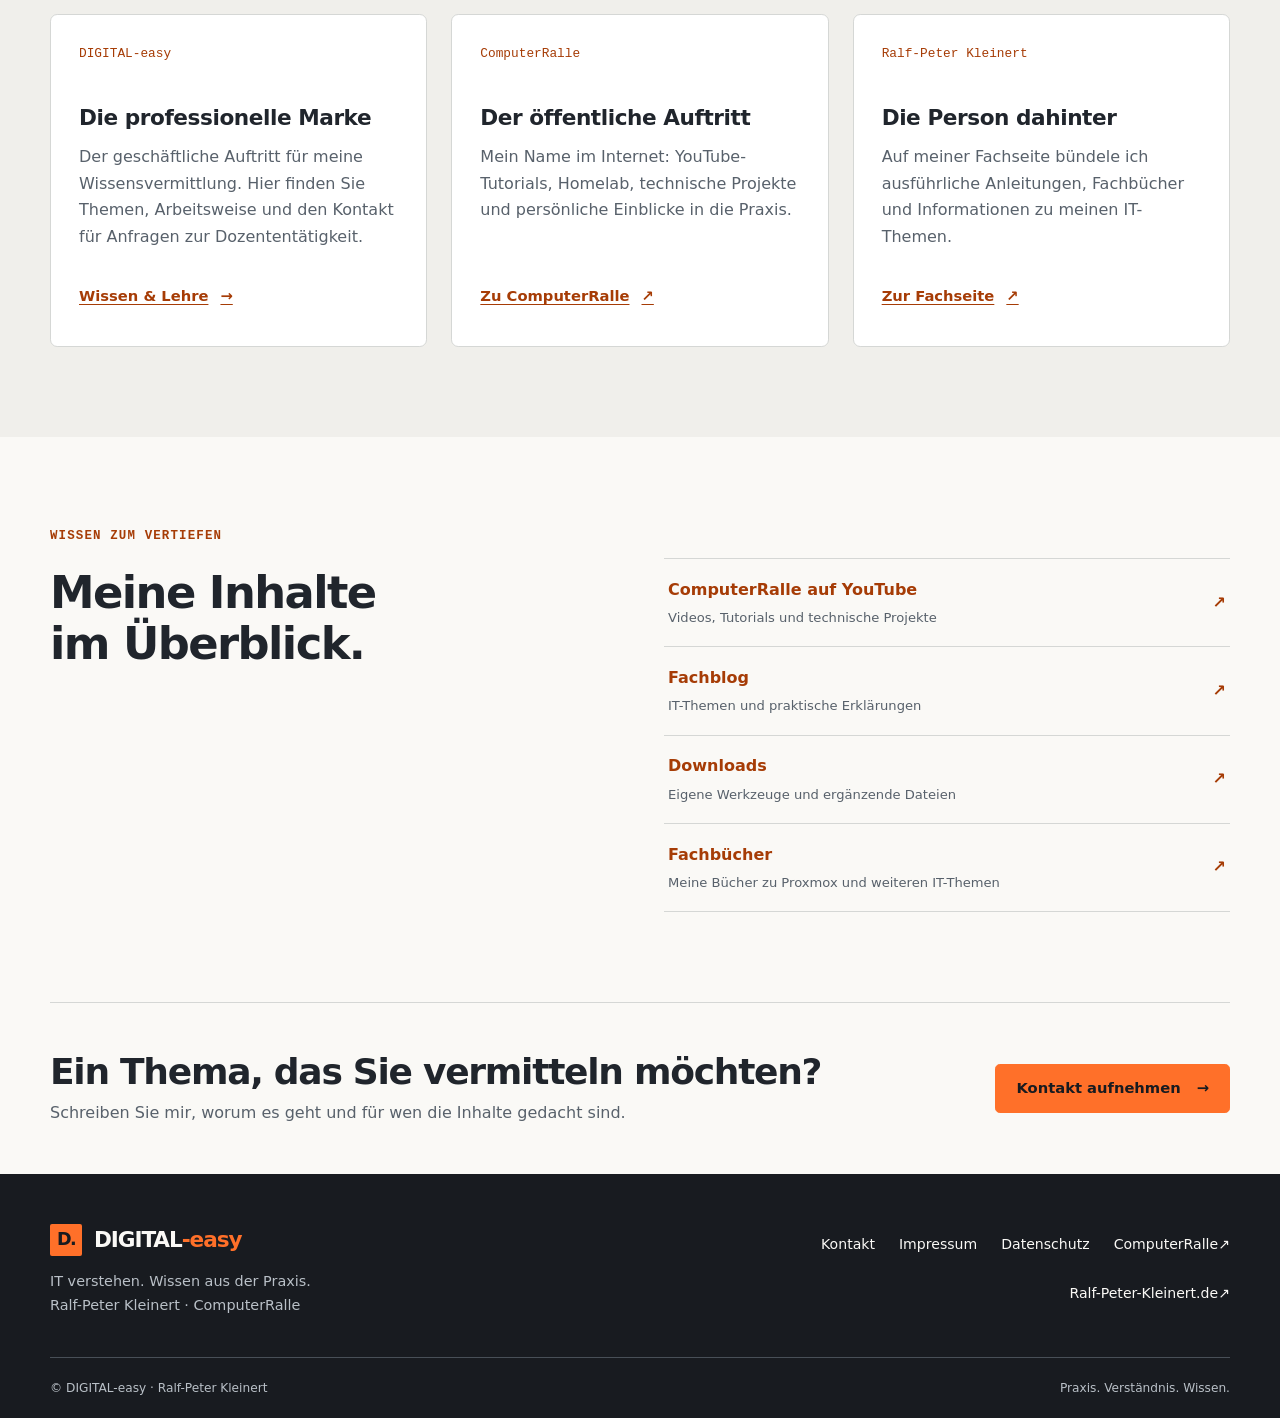
<file: ueber-mich.html>
<!doctype html>
<html lang="de">
<head>
  <meta charset="utf-8">
  
  <meta name="viewport" content="width=device-width, initial-scale=1">
  <title>Ralf-Peter Kleinert / ComputerRalle · DIGITAL-easy</title>
  <meta name="description" content="Die Person hinter DIGITAL-easy: Ralf-Peter Kleinert, bekannt als ComputerRalle. IT-Praxis, Fachbücher, eigene Werkzeuge und Wissensvermittlung.">
  <meta name="robots" content="index, follow">
  <meta name="referrer" content="no-referrer">
  <meta name="theme-color" content="#181b20">
  <link rel="canonical" href="https://digital-easy.de/ueber-mich.html">
  <link rel="icon" href="assets/img/favicon.svg" type="image/svg+xml">
  <link rel="stylesheet" href="assets/css/style.css">
  <script src="assets/js/main.js" defer></script>
  <meta property="og:locale" content="de_DE">
  <meta property="og:type" content="website">
  <meta property="og:site_name" content="DIGITAL-easy">
  <meta property="og:title" content="Ralf-Peter Kleinert / ComputerRalle · DIGITAL-easy">
  <meta property="og:description" content="Die Person hinter DIGITAL-easy: Ralf-Peter Kleinert, bekannt als ComputerRalle. IT-Praxis, Fachbücher, eigene Werkzeuge und Wissensvermittlung.">
  <meta property="og:url" content="https://digital-easy.de/ueber-mich.html">
  <meta property="og:image" content="https://digital-easy.de/assets/img/social-preview.png">
  <meta property="og:image:width" content="1200">
  <meta property="og:image:height" content="630">
  <meta property="og:image:alt" content="DIGITAL-easy. IT verstehen. Wissen aus der Praxis. Ralf-Peter Kleinert, ComputerRalle.">
  <meta name="twitter:card" content="summary_large_image">
  <script type="application/ld+json">{"@context":"https://schema.org","@graph":[{"@type":"Person","@id":"https://digital-easy.de/#ralf-peter-kleinert","name":"Ralf-Peter Kleinert","alternateName":"ComputerRalle","url":"https://ralf-peter-kleinert.de/","sameAs":["https://computerralle.de/","https://www.youtube.com/@ComputerRalle"],"brand":{"@id":"https://digital-easy.de/#marke"}},{"@type":"Brand","@id":"https://digital-easy.de/#marke","name":"DIGITAL-easy","url":"https://digital-easy.de/"},{"@type":"WebSite","@id":"https://digital-easy.de/#website","url":"https://digital-easy.de/","name":"DIGITAL-easy","inLanguage":"de-DE","publisher":{"@id":"https://digital-easy.de/#ralf-peter-kleinert"},"about":{"@id":"https://digital-easy.de/#marke"}},{"@type":"WebPage","@id":"https://digital-easy.de/ueber-mich.html#webpage","url":"https://digital-easy.de/ueber-mich.html","name":"Ralf-Peter Kleinert / ComputerRalle · DIGITAL-easy","description":"Die Person hinter DIGITAL-easy: Ralf-Peter Kleinert, bekannt als ComputerRalle. IT-Praxis, Fachbücher, eigene Werkzeuge und Wissensvermittlung.","inLanguage":"de-DE","isPartOf":{"@id":"https://digital-easy.de/#website"},"about":[{"@id":"https://digital-easy.de/#ralf-peter-kleinert"},{"@id":"https://digital-easy.de/#marke"}]}]}</script>
</head>
<body>
<a class="skip-link" href="#inhalt">Zum Inhalt</a>
<header class="site-header"><div class="container header-inner">
  <a class="brand" href="./" aria-label="DIGITAL-easy – Startseite"><span class="brand-mark" aria-hidden="true">D.</span><span class="brand-word">DIGITAL<span>-easy</span></span></a>
  <div class="header-actions">
    <button class="contrast-toggle" type="button" aria-pressed="false" aria-label="Hohen Kontrast einschalten" hidden><span aria-hidden="true">◐</span><span class="contrast-label">Kontrast</span></button>
    <button class="menu-toggle" type="button" aria-expanded="false" aria-controls="main-navigation" aria-label="Menü öffnen" hidden><span class="menu-lines" aria-hidden="true"></span> Menü</button>
  </div>
  <nav class="main-nav" id="main-navigation" aria-label="Hauptnavigation"><a href="./">Start</a><a href="leistungen.html">Wissen &amp; Lehre</a><a href="projekte.html">Projekte</a><a href="ueber-mich.html" aria-current="page">Über mich</a><a href="kontakt.html" class="nav-contact">Kontakt</a></nav>
</div></header>
<main id="inhalt" tabindex="-1">
<section class="page-hero"><div class="container"><p class="breadcrumb"><a href="./">Start</a> / Über mich</p>
<p class="eyebrow">Über mich</p><h1>Ralf-Peter Kleinert.<br>Bekannt als ComputerRalle.</h1><p class="lead">IT-Praktiker, Fachbuchautor und Entwickler eigener Werkzeuge. Heute steht für mich im Mittelpunkt, Erfahrung verständlich weiterzugeben.</p></div></section>
<section class="section"><div class="container profile-block"><div class="profile-statement"><div><p class="eyebrow">Persönlich &amp; praktisch</p><p class="statement">Technik begleitet mich seit dem C64.<br>Das Interesse an den Zusammenhängen ist geblieben.</p></div><p class="caption">RALF-PETER KLEINERT / COMPUTERRALLE</p></div><div class="stack"><h2>Praxis als Grundlage.</h2><p class="lead">Meine Erfahrung reicht von Windows- und Linux-Systemen über Serveradministration bis zu Proxmox-Umgebungen.</p><p>Systeme aufbauen, Einstellungen prüfen, Fehler eingrenzen und technische Entscheidungen dokumentieren: Diese Aufgaben haben meine Arbeit geprägt. Sie liefern die Beispiele, mit denen ich heute IT-Wissen vermittle.</p><p>Ich schreibe Fachbücher, veröffentliche Anleitungen und entwickle eigene Werkzeuge. Dazu gehört das Paperless Backup Programm, das ich auf meiner Fachseite vorstelle.</p><p>Mit DIGITAL-easy richte ich meinen beruflichen Schwerpunkt auf Dozententätigkeit, Lehre und Tutorials aus. Praktische Erfahrung und verständliche Erklärungen gehören für mich zusammen.</p></div></div></section>
<section class="section section-soft"><div class="container"><div class="section-heading"><div><p class="eyebrow">Die Verbindung</p><h2>Drei Namen.<br>Eine klare Zuordnung.</h2></div><p>Die Auftritte haben unterschiedliche Schwerpunkte. Hinter ihnen steht dieselbe Person: Ralf-Peter Kleinert.</p></div><div class="three-column">
<article class="format-card"><span class="number">DIGITAL-easy</span><h3>Die professionelle Marke</h3><p>Der geschäftliche Auftritt für meine Wissensvermittlung. Hier finden Sie Themen, Arbeitsweise und den Kontakt für Anfragen zur Dozententätigkeit.</p><a class="text-link" href="leistungen.html">Wissen &amp; Lehre <span aria-hidden="true">→</span></a></article>
<article class="format-card"><span class="number">ComputerRalle</span><h3>Der öffentliche Auftritt</h3><p>Mein Name im Internet: YouTube-Tutorials, Homelab, technische Projekte und persönliche Einblicke in die Praxis.</p><a class="text-link" href="https://computerralle.de/">Zu ComputerRalle <span aria-hidden="true">↗</span></a></article>
<article class="format-card"><span class="number">Ralf-Peter Kleinert</span><h3>Die Person dahinter</h3><p>Auf meiner Fachseite bündele ich ausführliche Anleitungen, Fachbücher und Informationen zu meinen IT-Themen.</p><a class="text-link" href="https://ralf-peter-kleinert.de/">Zur Fachseite <span aria-hidden="true">↗</span></a></article>
</div></div></section>
<section class="section"><div class="container two-column"><div><p class="eyebrow">Wissen zum Vertiefen</p><h2>Meine Inhalte<br>im Überblick.</h2></div><ul class="resource-list">
<li><a href="https://www.youtube.com/@ComputerRalle"><span>ComputerRalle auf YouTube<small>Videos, Tutorials und technische Projekte</small></span>↗</a></li>
<li><a href="https://blog.ralf-peter-kleinert.de/"><span>Fachblog<small>IT-Themen und praktische Erklärungen</small></span>↗</a></li>
<li><a href="https://downloads.ralf-peter-kleinert.de/"><span>Downloads<small>Eigene Werkzeuge und ergänzende Dateien</small></span>↗</a></li>
<li><a href="https://ralf-peter-kleinert.de/meine-fachbuecher/uebersicht-meine-buecher.html"><span>Fachbücher<small>Meine Bücher zu Proxmox und weiteren IT-Themen</small></span>↗</a></li>
</ul></div></section><div class="container cta-band"><div><h2>Ein Thema, das Sie vermitteln möchten?</h2><p>Schreiben Sie mir, worum es geht und für wen die Inhalte gedacht sind.</p></div><a class="button" href="kontakt.html">Kontakt aufnehmen <span aria-hidden="true">→</span></a></div>
</main>
<footer class="site-footer"><div class="container">
  <div class="footer-top"><div><a class="brand" href="./" aria-label="DIGITAL-easy – Startseite"><span class="brand-mark" aria-hidden="true">D.</span><span class="brand-word">DIGITAL<span>-easy</span></span></a><p>IT verstehen. Wissen aus der Praxis.<br>Ralf-Peter Kleinert · ComputerRalle</p></div>
    <nav class="footer-nav" aria-label="Weitere Seiten und rechtliche Informationen">
      <a href="kontakt.html">Kontakt</a><a href="impressum.html">Impressum</a><a href="datenschutz.html">Datenschutz</a>
      <a href="https://computerralle.de/">ComputerRalle <span aria-hidden="true">↗</span></a><a href="https://ralf-peter-kleinert.de/">Ralf-Peter-Kleinert.de <span aria-hidden="true">↗</span></a>
    </nav>
  </div>
  <div class="footer-bottom"><span>© DIGITAL-easy · Ralf-Peter Kleinert</span><span>Praxis. Verständnis. Wissen.</span></div>
</div></footer>
</body>
</html>
</file>
<file: assets/css/style.css>
/* DIGITAL-easy · ohne Frameworks oder externe Ressourcen */
/* 1. Custom Properties */
:root {
  color-scheme: light;
  --color-primary: #ff7029;
  --color-primary-hover: #ff944f;
  --color-dark: #181b20;
  --color-dark-surface: #22262c;
  --color-text: #20252c;
  --color-muted: #58616b;
  --color-background: #faf9f6;
  --color-surface: #ffffff;
  --color-soft: #f0efeb;
  --color-border: #d5d7d5;
  --color-control-border: #737c85;
  --color-link: #a63c06;
  --color-on-primary: #181b20;
  --color-on-dark: #faf9f6;
  --color-muted-on-dark: #b9c0c7;
  --color-border-on-dark: #484f57;
  --color-focus: #a63c06;
  --color-selection: #ffd3bb;
  --color-note-bg: #fff1db;
  --color-note-text: #613409;
  --space-1: .5rem;
  --space-2: 1rem;
  --space-3: 1.5rem;
  --space-4: 2rem;
  --space-5: 3rem;
  --space-6: 4rem;
  --space-section: clamp(3.5rem, 7vw, 6.5rem);
  --radius: .45rem;
  --max-width: 1180px;
}
/* 2. Reset / Normalize */
*, *::before, *::after { box-sizing: border-box; }
body, h1, h2, h3, h4, p, figure { margin: 0; }
button, input, textarea { font: inherit; }
img, svg { display: block; max-width: 100%; }
img { height: auto; }
[hidden] { display: none !important; }
/* 3. Base */
html { scroll-padding-top: 6rem; }
body { background: var(--color-background); color: var(--color-text); font-family: system-ui, -apple-system, BlinkMacSystemFont, "Segoe UI", sans-serif; line-height: 1.65; }
::selection { background: var(--color-selection); color: var(--color-text); }
a { color: var(--color-link); text-underline-offset: .22em; text-decoration-thickness: 1px; overflow-wrap: anywhere; }
a:hover { text-decoration-thickness: 2px; }
button { cursor: pointer; }
/* 4. Typography */
h1, h2, h3, h4 { font-weight: 650; line-height: 1.14; letter-spacing: -.035em; text-wrap: balance; overflow-wrap: break-word; }
h1 { font-size: clamp(2.45rem, 5.5vw, 4.6rem); }
h2 { font-size: clamp(1.9rem, 3.5vw, 2.8rem); }
h3 { font-size: 1.35rem; line-height: 1.3; letter-spacing: -.02em; }
h4 { font-size: 1.1rem; line-height: 1.4; }
p + p { margin-top: 1rem; }
.eyebrow, .number, .caption, .tag { font-family: ui-monospace, "Cascadia Code", "Segoe UI Mono", monospace; }
.eyebrow { color: var(--color-link); font-size: .78rem; font-weight: 600; letter-spacing: .09em; text-transform: uppercase; margin-bottom: 1.25rem; }
.lead { font-size: clamp(1.08rem, 1.6vw, 1.25rem); color: var(--color-muted); max-width: 61ch; }
.caption { font-size: .75rem; letter-spacing: .04em; }
.muted { color: var(--color-muted); }
/* 5. Layout */
.container { width: min(var(--max-width), calc(100% - 2.5rem)); margin-inline: auto; }
.section { padding-block: var(--space-section); }
.section-soft { background: var(--color-soft); }
.section-heading { display: flex; flex-direction: column; gap: 1.5rem; margin-bottom: 2.75rem; }
.section-heading h2 { max-width: 23ch; }
.section-heading > p { max-width: 48ch; color: var(--color-muted); }
.two-column, .three-column { display: grid; gap: 1.5rem; }
.two-column > *, .three-column > * { min-width: 0; }
.measure { max-width: 72ch; }
.stack > * + * { margin-top: 1.25rem; }
/* 6. Header */
.site-header { position: sticky; top: 0; z-index: 20; background: var(--color-dark); color: var(--color-on-dark); border-bottom: 1px solid var(--color-border-on-dark); }
.header-inner { display: flex; align-items: center; flex-wrap: wrap; justify-content: space-between; gap: .6rem 1rem; padding-block: 1rem; }
.brand { color: var(--color-on-dark); display: inline-flex; align-items: center; gap: .75rem; font-size: 1.35rem; font-weight: 750; letter-spacing: -.05em; text-decoration: none; white-space: nowrap; }
.brand-mark { display: grid; place-items: center; width: 2rem; height: 2rem; background: var(--color-primary); color: var(--color-on-primary); font-size: 1.1rem; letter-spacing: -.1em; border-radius: 2px; }
.brand-word span { color: var(--color-primary); }
.header-actions { display: flex; align-items: center; gap: .5rem; }
/* 7. Navigation */
.main-nav { width: 100%; display: flex; flex-wrap: wrap; gap: .15rem .65rem; padding-top: .5rem; }
.main-nav a { color: var(--color-muted-on-dark); display: flex; align-items: center; min-height: 44px; padding: .55rem .35rem; font-size: .88rem; text-decoration: none; border-bottom: 2px solid transparent; }
.main-nav a:hover, .main-nav a[aria-current="page"] { color: var(--color-on-dark); border-bottom-color: var(--color-primary); }
.main-nav .nav-contact { color: var(--color-on-dark); }
.menu-toggle, .contrast-toggle { display: inline-flex; align-items: center; justify-content: center; gap: .5rem; min-width: 44px; min-height: 44px; padding: .45rem .7rem; color: var(--color-on-dark); background: var(--color-dark); border: 1px solid var(--color-border-on-dark); border-radius: var(--radius); font-size: .85rem; }
.contrast-toggle[aria-pressed="true"] { border-color: var(--color-primary); }
.menu-lines { width: 16px; display: grid; gap: 4px; }
.menu-lines::before, .menu-lines::after { content: ""; height: 2px; background: currentColor; }
.nav-enhanced .main-nav { display: none; padding: .75rem 0 .25rem; flex-direction: column; }
.nav-enhanced.nav-open .main-nav { display: flex; }
/* 8. Hero */
.hero { background: var(--color-dark); color: var(--color-on-dark); padding: clamp(3rem, 7vw, 6rem) 0 0; }
.hero-grid { display: grid; gap: 3rem; padding-bottom: 3.75rem; }
.hero h1 { font-size: clamp(3rem, 6.4vw, 5.75rem); max-width: 12ch; line-height: 1.04; letter-spacing: -.055em; }
.hero h1 span { color: var(--color-primary); }
.hero .eyebrow { color: var(--color-primary); }
.hero .lead { color: var(--color-muted-on-dark); max-width: 49ch; margin-top: 1.75rem; }
.hero-aside { align-self: center; border-top: 2px solid var(--color-primary); padding-top: 1.5rem; }
.hero-aside > .caption { color: var(--color-muted-on-dark); }
.hero-topic { display: grid; grid-template-columns: 2rem 1fr; gap: 1rem; padding-block: 1.5rem; border-bottom: 1px solid var(--color-border-on-dark); }
.hero-topic .number { color: var(--color-primary); font-size: .8rem; padding-top: .2rem; }
.hero-topic h2 { font-size: 1.3rem; letter-spacing: -.025em; }
.hero-topic p { font-size: .88rem; color: var(--color-muted-on-dark); margin-top: .35rem; }
.hero-byline { display: flex; flex-wrap: wrap; gap: .6rem 2rem; align-items: center; border-top: 1px solid var(--color-border-on-dark); padding-block: 1.25rem; font-size: .85rem; color: var(--color-muted-on-dark); }
.hero-byline strong { color: var(--color-on-dark); font-weight: 550; }
.hero-byline a { color: var(--color-on-dark); }
.page-hero { padding-block: clamp(3rem, 6vw, 5rem); border-bottom: 1px solid var(--color-border); }
.page-hero h1 { max-width: 20ch; margin-bottom: 1.5rem; }
.breadcrumb { font-size: .8rem; margin-bottom: 2.5rem; color: var(--color-muted); }
.breadcrumb a { color: inherit; }
/* 9. Sections */
.topic-list { border-top: 1px solid var(--color-border); }
.topic-row { display: grid; grid-template-columns: 2rem 1fr; gap: .75rem 1rem; padding: 1.65rem 0; border-bottom: 1px solid var(--color-border); }
.topic-row .number { color: var(--color-link); font-size: .8rem; padding-top: .3rem; }
.topic-row p { grid-column: 2; color: var(--color-muted); max-width: 59ch; }
.steps { counter-reset: steps; list-style: none; padding: 0; margin: 0; }
.steps li { counter-increment: steps; position: relative; border-top: 1px solid var(--color-border); padding: 1.5rem 0 1.5rem 3rem; }
.steps li::before { content: "0" counter(steps); position: absolute; left: 0; top: 1.6rem; font: .8rem ui-monospace, monospace; color: var(--color-link); }
.steps p { color: var(--color-muted); margin-top: .5rem; }
.profile-block { display: grid; gap: 2.5rem; }
.profile-statement { background: var(--color-dark); color: var(--color-on-dark); padding: clamp(1.5rem, 3vw, 3rem); border-radius: var(--radius); display: flex; flex-direction: column; justify-content: space-between; gap: 3rem; }
.profile-statement .eyebrow { color: var(--color-primary); }
.profile-statement .statement { font-size: clamp(1.8rem, 3vw, 2.5rem); line-height: 1.2; letter-spacing: -.04em; }
.profile-statement .caption { color: var(--color-muted-on-dark); }
.profile-copy h2 { margin-bottom: 1.5rem; }
.profile-copy p { color: var(--color-muted); }
.cta-band { border-top: 1px solid var(--color-border); padding-block: 3rem; display: flex; flex-wrap: wrap; gap: 2rem; justify-content: space-between; align-items: center; }
.cta-band h2 { font-size: clamp(1.6rem, 3vw, 2.25rem); }
.cta-band p { color: var(--color-muted); margin-top: .5rem; }
.resource-list { list-style: none; padding: 0; margin: 2rem 0 0; border-top: 1px solid var(--color-border); }
.resource-list li { border-bottom: 1px solid var(--color-border); }
.resource-list a { display: flex; justify-content: space-between; align-items: center; gap: 1rem; padding: 1.1rem .25rem; text-decoration: none; font-weight: 600; }
.resource-list a:hover { text-decoration: underline; }
.resource-list small { display: block; font-size: .82rem; color: var(--color-muted); font-weight: 400; margin-top: .25rem; }
.legal-content { max-width: 82ch; overflow-wrap: anywhere; }
.legal-content h2 { font-size: 1.65rem; margin: 2.75rem 0 1rem; }
.legal-content h3 { margin: 2rem 0 1rem; }
.legal-content h4 { margin: 1.5rem 0 .75rem; }
.legal-content p { margin-bottom: 1rem; }
.review-note { padding: 1.25rem 1.5rem; border-left: 4px solid var(--color-link); background: var(--color-note-bg); color: var(--color-note-text); margin-bottom: 2rem; }
.review-note strong { display: block; margin-bottom: .4rem; }
.source-archive { margin-top: 2rem; border: 1px solid var(--color-border); padding: 1rem 1.25rem; border-radius: var(--radius); }
summary { cursor: pointer; padding-block: .4rem; font-weight: 650; }
.source-language { display: block; margin-top: 2rem; }
/* 10. Cards */
.format-card { border: 1px solid var(--color-border); border-radius: var(--radius); padding: 1.75rem; background: var(--color-surface); display: flex; flex-direction: column; align-items: flex-start; }
.format-card .number { color: var(--color-link); margin-bottom: 2.5rem; font-size: .8rem; }
.format-card h3 { margin-bottom: .8rem; }
.format-card p { color: var(--color-muted); margin-bottom: 1.5rem; }
.format-card a { margin-top: auto; font-weight: 650; min-height: 44px; display: inline-flex; align-items: center; }
.project-card { display: flex; flex-direction: column; padding: 1.75rem; border: 1px solid var(--color-border); border-radius: var(--radius); background: var(--color-surface); }
.project-card .tag { font-size: .72rem; color: var(--color-link); margin-bottom: 1.2rem; }
.project-card h3 { margin-bottom: .8rem; }
.project-card p { color: var(--color-muted); }
.project-card .text-link { margin-top: auto; padding-top: 1.5rem; }
.project-card .learning { border-top: 1px solid var(--color-border); padding-top: 1rem; margin-top: 1.25rem; font-size: .9rem; }
.learning strong { color: var(--color-text); }
.project-feature { padding: clamp(1.5rem, 3vw, 3rem); background: var(--color-dark); color: var(--color-on-dark); border-radius: var(--radius); }
.project-feature .eyebrow, .project-feature a { color: var(--color-primary); }
.project-feature h2 { margin-bottom: 1.25rem; }
.project-feature p { color: var(--color-muted-on-dark); }
.project-feature .button { color: var(--color-on-primary); margin-top: 1.5rem; }
/* 11. Buttons */
.actions { display: flex; flex-wrap: wrap; gap: .75rem; margin-top: 2rem; }
.button { display: inline-flex; align-items: center; justify-content: center; gap: 1rem; min-height: 48px; padding: .8rem 1.25rem; border: 1px solid var(--color-primary); border-radius: .3rem; color: var(--color-on-primary); background: var(--color-primary); font: inherit; font-weight: 650; font-size: .92rem; line-height: 1.4; text-decoration: none; text-align: center; transition: background-color 140ms ease, border-color 140ms ease; }
.button:hover { background: var(--color-primary-hover); border-color: var(--color-primary-hover); }
.button-secondary { color: var(--color-text); background: transparent; border-color: var(--color-control-border); }
.button-secondary:hover { background: var(--color-soft); border-color: var(--color-text); }
.hero .button-secondary { color: var(--color-on-dark); border-color: var(--color-border-on-dark); }
.hero .button-secondary:hover { background: var(--color-dark-surface); border-color: var(--color-muted-on-dark); }
.text-link { display: inline-flex; align-items: center; gap: .75rem; min-height: 44px; font-size: .92rem; font-weight: 650; }
/* 12. Forms */
.contact-panel { border: 1px solid var(--color-border); border-radius: var(--radius); padding: clamp(1.25rem, 3vw, 2.25rem); background: var(--color-surface); }
.contact-panel h2 { font-size: 1.75rem; margin-bottom: 1rem; }
.contact-panel > p { color: var(--color-muted); font-size: .92rem; }
form { display: grid; gap: .5rem; margin-top: 1.5rem; }
label { font-weight: 650; margin-top: .7rem; font-size: .92rem; }
label span { color: var(--color-muted); font-weight: 400; }
input, textarea { width: 100%; min-width: 0; min-height: 48px; padding: .8rem; border: 1px solid var(--color-control-border); border-radius: .25rem; color: var(--color-text); background: var(--color-surface); }
textarea { resize: vertical; }
.field-help { font-size: .8rem; color: var(--color-muted); }
form .button { margin-top: 1rem; justify-self: start; }
#contact-status { color: var(--color-text); font-size: .9rem; margin-top: .75rem; overflow-wrap: anywhere; }
#contact-status:empty { display: none; }
.contact-details { margin-top: 2rem; padding-top: 1.5rem; border-top: 1px solid var(--color-border); }
.contact-details a { font-weight: 650; }
/* 13. Footer */
.site-footer { background: var(--color-dark); color: var(--color-muted-on-dark); padding-block: 3rem 1.25rem; --color-focus: var(--color-primary); }
.footer-top { display: grid; gap: 2rem; padding-bottom: 2.5rem; }
.footer-top p { font-size: .9rem; margin-top: .75rem; max-width: 35ch; }
.footer-nav { display: flex; flex-wrap: wrap; align-items: start; gap: .25rem 1.5rem; }
.footer-nav a { color: var(--color-on-dark); display: inline-flex; min-height: 44px; align-items: center; font-size: .88rem; text-decoration: none; }
.footer-nav a:hover { text-decoration: underline; }
.footer-bottom { display: flex; flex-wrap: wrap; justify-content: space-between; gap: .5rem 1rem; border-top: 1px solid var(--color-border-on-dark); padding-top: 1.25rem; font-size: .76rem; }
.footer-bottom a { color: var(--color-muted-on-dark); }
/* 14. Utilities */
.skip-link { position: fixed; left: 1rem; top: 1rem; z-index: 50; padding: .75rem 1rem; background: var(--color-surface); color: var(--color-text); transform: translateY(-200%); }
.skip-link:focus { transform: translateY(0); }
.sr-only { position: absolute; width: 1px; height: 1px; padding: 0; margin: -1px; overflow: hidden; clip-path: inset(50%); white-space: nowrap; border: 0; }
.anchor { scroll-margin-top: 6rem; }
/* 15. Accessibility */
:focus-visible { outline: 3px solid var(--color-focus); outline-offset: 4px; }
.site-header, .hero, .profile-statement, .project-feature { --color-focus: var(--color-primary); }
html.high-contrast {
  --color-background: #fff; --color-surface: #fff; --color-soft: #fff;
  --color-text: #000; --color-muted: #000; --color-dark: #000; --color-dark-surface: #000;
  --color-border: #000; --color-control-border: #000;
  --color-on-dark: #fff; --color-muted-on-dark: #fff; --color-border-on-dark: #fff;
  --color-link: #803000; --color-focus: #803000;
  --color-note-bg: #fff; --color-note-text: #000;
}
@media (prefers-contrast: more) {
  :root { --color-muted: #252a30; --color-border: #737c85; --color-border-on-dark: #b9c0c7; --color-muted-on-dark: #fff; }
}
@media (prefers-reduced-motion: reduce) {
  *, *::before, *::after { transition: none !important; animation: none !important; scroll-behavior: auto !important; }
}
@media (forced-colors: active) {
  .button, .menu-toggle, .contrast-toggle, input, textarea { border: 2px solid ButtonText; }
  :focus-visible { outline-color: Highlight; }
  .brand-mark { border: 1px solid CanvasText; }
}
/* 16. Media Queries */
@media (min-width: 48rem) {
  .two-column, .profile-block { grid-template-columns: repeat(2, minmax(0, 1fr)); gap: 3rem; }
  .three-column { grid-template-columns: repeat(3, minmax(0, 1fr)); }
  .section-heading { flex-direction: row; justify-content: space-between; align-items: end; gap: 3rem; }
  .topic-row { grid-template-columns: 2rem 1fr 1.3fr; gap: 1.5rem; }
  .topic-row p { grid-column: auto; }
  .footer-top { grid-template-columns: 1fr 1fr; }
  .footer-nav { justify-content: flex-end; }
}
@media (min-width: 64rem) {
  .header-inner { flex-wrap: nowrap; gap: 1.5rem; }
  .main-nav, .nav-enhanced .main-nav { display: flex; width: auto; flex-direction: row; flex-wrap: nowrap; padding: 0; margin-left: auto; gap: 1rem; }
  .header-actions { order: 3; }
  .menu-toggle { display: none; }
  .hero-grid { grid-template-columns: 1.6fr 1fr; gap: 5rem; }
  .hero-aside { margin-top: 1rem; }
  .profile-block { gap: 5rem; }
}
@media (max-width: 47.99rem) {
  .site-header { position: relative; }
  .contrast-label { display: none; }
  .hero-byline { align-items: start; flex-direction: column; }
  .hero-grid { padding-bottom: 2.5rem; }
  .hero-aside { margin-top: .5rem; }
}
@media print {
  .site-header, .site-footer, .actions, .skip-link, form { display: none !important; }
  .hero, .profile-statement, .project-feature { background: var(--color-surface); color: var(--color-text); }
  .section, .page-hero { padding-block: 1.5rem; }
}
</file>
